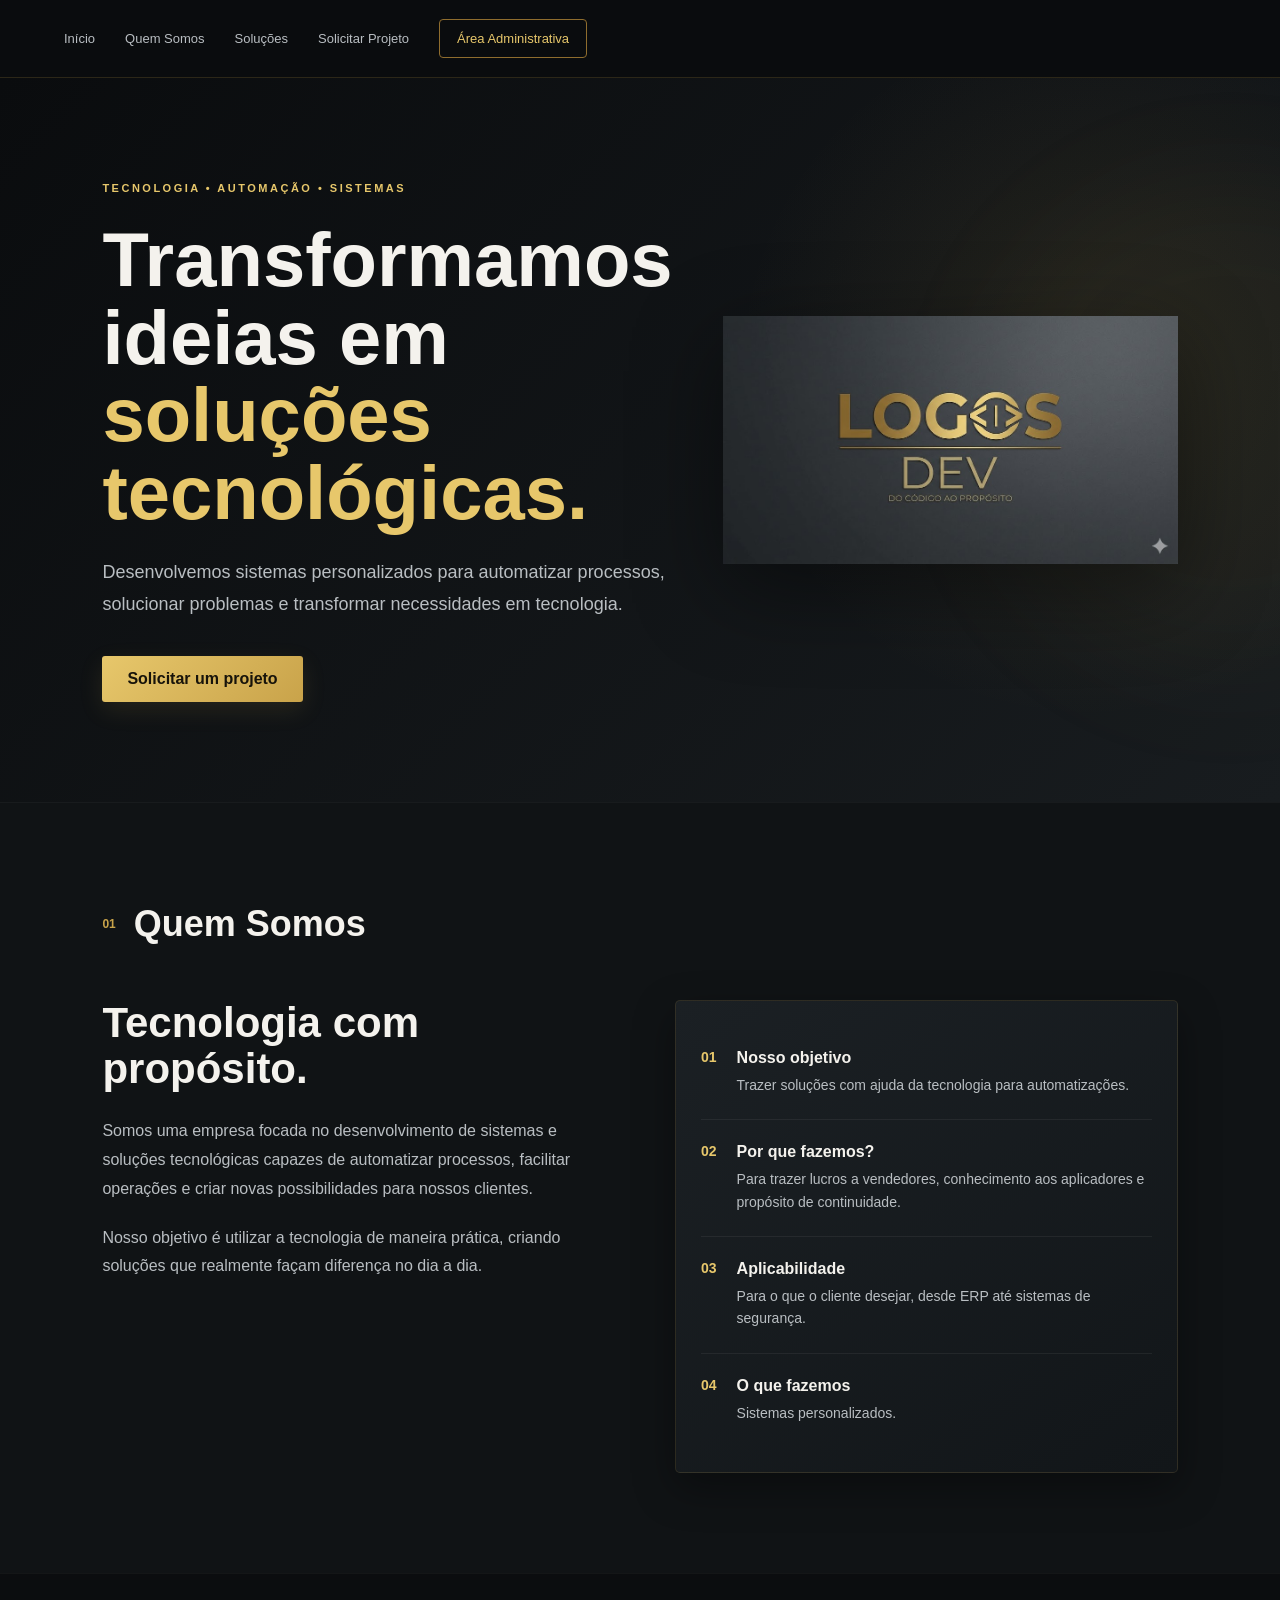
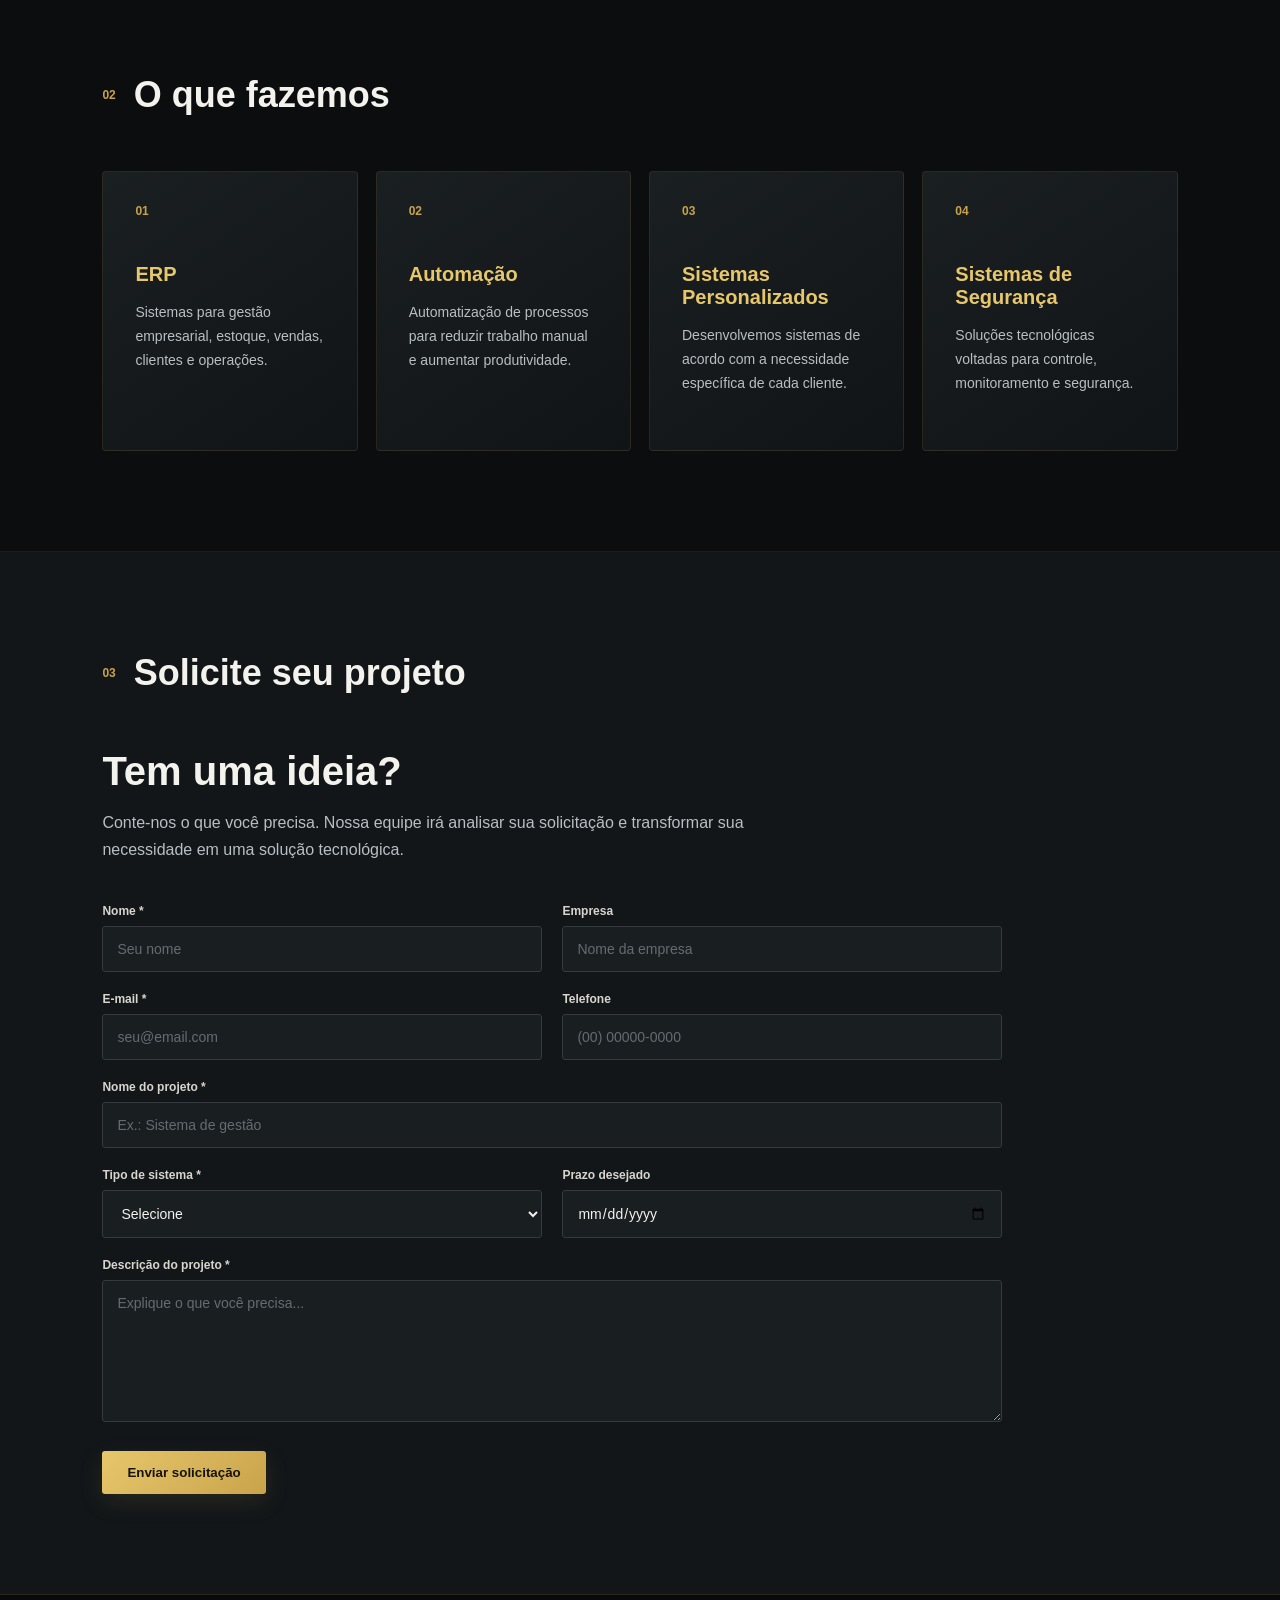
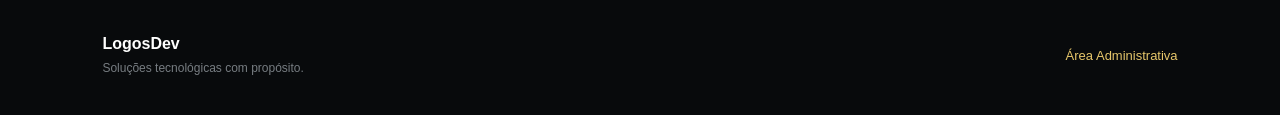
<file: index.html>
<!DOCTYPE html>
<html lang="pt-BR">

<head>
    <meta charset="UTF-8">
    <meta name="viewport" content="width=device-width, initial-scale=1.0">

    <title>LogosDev | Do código ao propósito</title>

    <link rel="stylesheet" href="style.css">

    <style>
        /* =====================================================
           LOGO NA ÁREA PRINCIPAL
        ====================================================== */

        .hero {
            position: relative;
            display: flex;
            align-items: center;
            justify-content: space-between;
            gap: 50px;
            overflow: hidden;
        }

        .hero-content {
            position: relative;
            z-index: 2;
            width: 55%;
        }

        .hero-logo {
            position: relative;
            z-index: 1;
            width: 45%;
            min-height: 420px;
            display: flex;
            align-items: center;
            justify-content: center;
            margin-left: auto;
        }

        .hero-logo img {
            display: block;
            width: min(2000px, 100%);
            max-width: 100%;
            height: auto;
            object-fit: contain;
            filter: drop-shadow(0 25px 45px rgba(0, 0, 0, 0.45));
            transition:
                transform 0.35s ease,
                filter 0.35s ease;
        }

        .hero-logo img:hover {
            transform: scale(1.03);
            filter: drop-shadow(0 28px 55px rgba(0, 0, 0, 0.55));
        }

        /* =====================================================
           RESPONSIVIDADE
        ====================================================== */

        @media (max-width: 900px) {

            .hero {
                flex-direction: column;
                justify-content: center;
                align-items: flex-start;
                gap: 20px;
                padding-top: 60px;
                padding-bottom: 60px;
            }

            .hero-content {
                width: 100%;
            }

            .hero-logo {
                width: 100%;
                min-height: auto;
                margin: 20px 0 0;
                justify-content: center;
            }

            .hero-logo img {
                width: min(340px, 75%);
            }
        }

        @media (max-width: 600px) {

            .hero-logo img {
                width: min(280px, 70%);
            }
        }
    </style>
</head>

<body>

    <!-- =====================================================
         CABEÇALHO
    ====================================================== -->

    <header class="header">

        <nav>

            <a href="#inicio">
                Início
            </a>

            <a href="#empresa">
                Quem Somos
            </a>

            <a href="#solucoes">
                Soluções
            </a>

            <a href="#projeto">
                Solicitar Projeto
            </a>

            <a
                href="admin.html"
                class="admin-link"
            >
                Área Administrativa
            </a>

        </nav>

    </header>


    <main>

        <!-- =====================================================
             HERO
        ====================================================== -->

        <section
            id="inicio"
            class="hero"
        >

            <div class="hero-content">

                <span class="tag">
                    TECNOLOGIA • AUTOMAÇÃO • SISTEMAS
                </span>

                <h1>

                    Transformamos ideias em

                    <span>
                        soluções tecnológicas.
                    </span>

                </h1>

                <p>

                    Desenvolvemos sistemas personalizados
                    para automatizar processos, solucionar
                    problemas e transformar necessidades
                    em tecnologia.

                </p>

                <a
                    href="#projeto"
                    class="btn"
                >
                    Solicitar um projeto
                </a>

            </div>


            <!-- =================================================
                 LOGO DO LADO DIREITO DO HERO
            ================================================== -->

            <div class="hero-logo">

                <img
                    src="logosdev_logo.jpg"
                    alt="LOGOS DEV"
                >

            </div>

        </section>


        <!-- =====================================================
             QUEM SOMOS
        ====================================================== -->

        <section
            id="empresa"
            class="section"
        >

            <div class="section-title">

                <span>
                    01
                </span>

                <h2>
                    Quem Somos
                </h2>

            </div>


            <div class="about-grid">

                <div class="about-text">

                    <h3>
                        Tecnologia com propósito.
                    </h3>

                    <p>

                        Somos uma empresa focada no
                        desenvolvimento de sistemas e
                        soluções tecnológicas capazes de
                        automatizar processos, facilitar
                        operações e criar novas possibilidades
                        para nossos clientes.

                    </p>


                    <p>

                        Nosso objetivo é utilizar a tecnologia
                        de maneira prática, criando soluções
                        que realmente façam diferença no
                        dia a dia.

                    </p>

                </div>


                <div class="mission-card">

                    <div class="mission-item">

                        <strong>
                            01
                        </strong>

                        <div>

                            <h4>
                                Nosso objetivo
                            </h4>

                            <p>

                                Trazer soluções com ajuda
                                da tecnologia para
                                automatizações.

                            </p>

                        </div>

                    </div>


                    <div class="mission-item">

                        <strong>
                            02
                        </strong>

                        <div>

                            <h4>
                                Por que fazemos?
                            </h4>

                            <p>

                                Para trazer lucros a
                                vendedores, conhecimento
                                aos aplicadores e propósito
                                de continuidade.

                            </p>

                        </div>

                    </div>


                    <div class="mission-item">

                        <strong>
                            03
                        </strong>

                        <div>

                            <h4>
                                Aplicabilidade
                            </h4>

                            <p>

                                Para o que o cliente desejar,
                                desde ERP até sistemas
                                de segurança.

                            </p>

                        </div>

                    </div>


                    <div class="mission-item">

                        <strong>
                            04
                        </strong>

                        <div>

                            <h4>
                                O que fazemos
                            </h4>

                            <p>
                                Sistemas personalizados.
                            </p>

                        </div>

                    </div>

                </div>

            </div>

        </section>


        <!-- =====================================================
             SOLUÇÕES
        ====================================================== -->

        <section
            id="solucoes"
            class="section dark-section"
        >

            <div class="section-title">

                <span>
                    02
                </span>

                <h2>
                    O que fazemos
                </h2>

            </div>


            <div class="services-grid">

                <div class="service-card">

                    <div class="service-number">
                        01
                    </div>

                    <h3>
                        ERP
                    </h3>

                    <p>

                        Sistemas para gestão empresarial,
                        estoque, vendas, clientes e
                        operações.

                    </p>

                </div>


                <div class="service-card">

                    <div class="service-number">
                        02
                    </div>

                    <h3>
                        Automação
                    </h3>

                    <p>

                        Automatização de processos para
                        reduzir trabalho manual e aumentar
                        produtividade.

                    </p>

                </div>


                <div class="service-card">

                    <div class="service-number">
                        03
                    </div>

                    <h3>
                        Sistemas Personalizados
                    </h3>

                    <p>

                        Desenvolvemos sistemas de acordo
                        com a necessidade específica de
                        cada cliente.

                    </p>

                </div>


                <div class="service-card">

                    <div class="service-number">
                        04
                    </div>

                    <h3>
                        Sistemas de Segurança
                    </h3>

                    <p>

                        Soluções tecnológicas voltadas
                        para controle, monitoramento
                        e segurança.

                    </p>

                </div>

            </div>

        </section>


        <!-- =====================================================
             FORMULÁRIO DE PROJETO
        ====================================================== -->

        <section
            id="projeto"
            class="section project-section"
        >

            <div class="section-title">

                <span>
                    03
                </span>

                <h2>
                    Solicite seu projeto
                </h2>

            </div>


            <div class="project-intro">

                <h3>
                    Tem uma ideia?
                </h3>

                <p>

                    Conte-nos o que você precisa.
                    Nossa equipe irá analisar sua
                    solicitação e transformar sua
                    necessidade em uma solução
                    tecnológica.

                </p>

            </div>


            <form
                id="projectForm"
                class="project-form"
            >

                <div class="form-row">

                    <div class="form-group">

                        <label for="clienteNome">
                            Nome *
                        </label>

                        <input
                            type="text"
                            id="clienteNome"
                            placeholder="Seu nome"
                            required
                        >

                    </div>


                    <div class="form-group">

                        <label for="clienteEmpresa">
                            Empresa
                        </label>

                        <input
                            type="text"
                            id="clienteEmpresa"
                            placeholder="Nome da empresa"
                        >

                    </div>

                </div>


                <div class="form-row">

                    <div class="form-group">

                        <label for="clienteEmail">
                            E-mail *
                        </label>

                        <input
                            type="email"
                            id="clienteEmail"
                            placeholder="seu@email.com"
                            required
                        >

                    </div>


                    <div class="form-group">

                        <label for="clienteTelefone">
                            Telefone
                        </label>

                        <input
                            type="text"
                            id="clienteTelefone"
                            placeholder="(00) 00000-0000"
                        >

                    </div>

                </div>


                <div class="form-group">

                    <label for="projetoNome">
                        Nome do projeto *
                    </label>

                    <input
                        type="text"
                        id="projetoNome"
                        placeholder="Ex.: Sistema de gestão"
                        required
                    >

                </div>


                <div class="form-row">

                    <div class="form-group">

                        <label for="projetoTipo">
                            Tipo de sistema *
                        </label>

                        <select
                            id="projetoTipo"
                            required
                        >

                            <option value="">
                                Selecione
                            </option>

                            <option value="ERP">
                                ERP
                            </option>

                            <option value="Automação">
                                Automação
                            </option>

                            <option value="Sistema Web">
                                Sistema Web
                            </option>

                            <option value="Sistema Desktop">
                                Sistema Desktop
                            </option>

                            <option value="Sistema de Segurança">
                                Sistema de Segurança
                            </option>

                            <option value="Aplicativo">
                                Aplicativo
                            </option>

                            <option value="Outro">
                                Outro
                            </option>

                        </select>

                    </div>


                    <div class="form-group">

                        <label for="prazoDesejado">
                            Prazo desejado
                        </label>

                        <input
                            type="date"
                            id="prazoDesejado"
                        >

                    </div>

                </div>


                <div class="form-group">

                    <label for="projetoDescricao">
                        Descrição do projeto *
                    </label>

                    <textarea
                        id="projetoDescricao"
                        rows="7"
                        placeholder="Explique o que você precisa..."
                        required
                    ></textarea>

                </div>


                <button
                    type="submit"
                    class="btn submit-btn"
                >
                    Enviar solicitação
                </button>

            </form>

        </section>

    </main>


    <!-- =====================================================
         RODAPÉ
    ====================================================== -->

    <footer>

        <div>

            <strong>
                LogosDev
            </strong>

            <p>
                Soluções tecnológicas com propósito.
            </p>

        </div>


        <div>

            <a href="admin.html">
                Área Administrativa
            </a>

        </div>

    </footer>


    <!-- =====================================================
         MODAL SUCESSO
    ====================================================== -->

    <div
        id="successModal"
        class="modal"
    >

        <div class="modal-box success-box">

            <button
                type="button"
                class="close-modal"
                onclick="fecharModal()"
            >
                ×
            </button>


            <div class="success-icon">
                ✓
            </div>


            <h2>
                Solicitação enviada!
            </h2>


            <p>

                O projeto foi salvo com sucesso
                e está disponível na Área
                Administrativa.

            </p>


            <button
                type="button"
                class="btn"
                onclick="fecharModal()"
            >
                Fechar
            </button>

        </div>

    </div>


    <script src="script.js"></script>
</body>

</html>
</file>
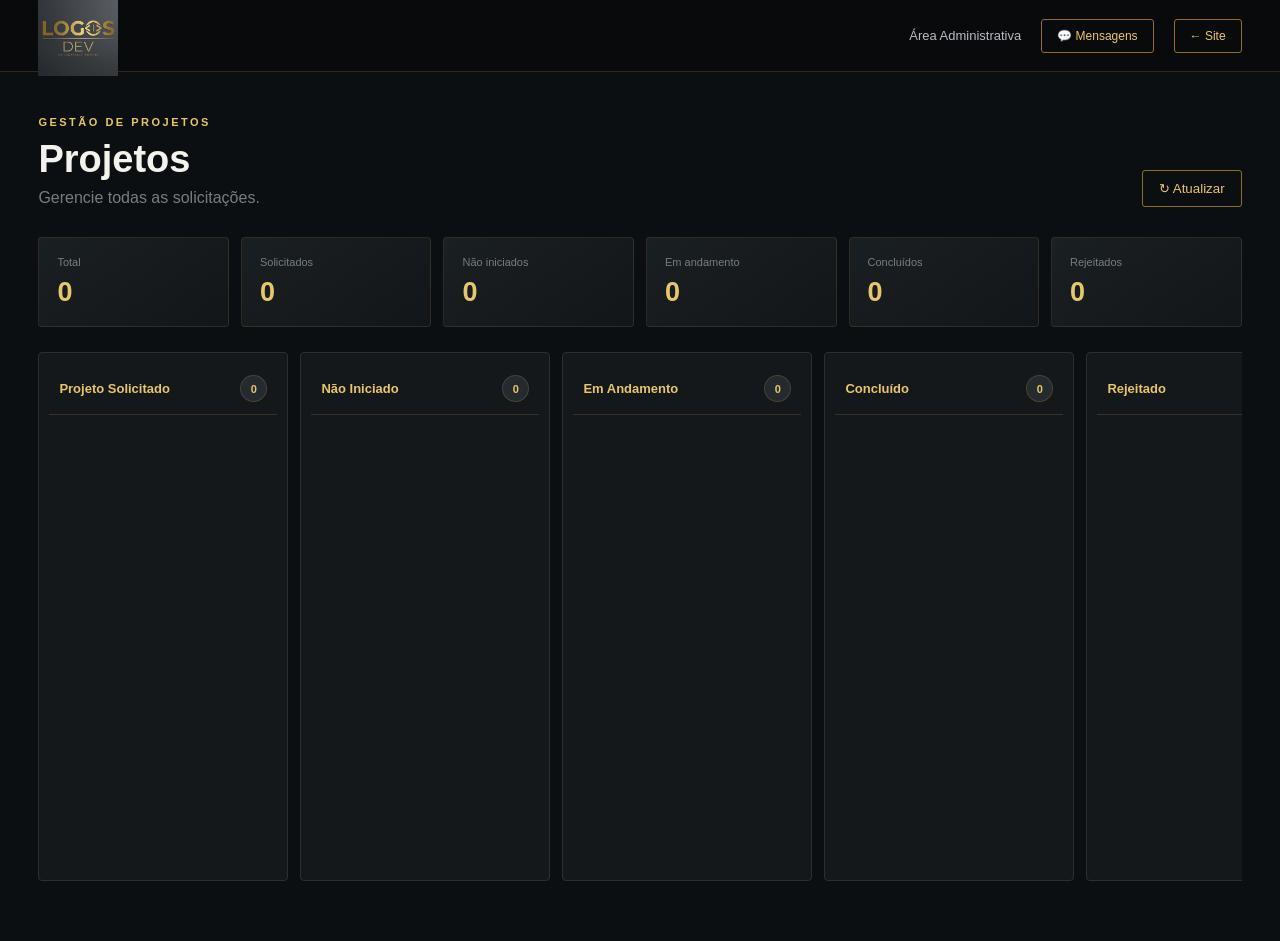
<file: admin.html>
<!DOCTYPE html>
<html lang="pt-BR">

<head>

    <meta charset="UTF-8">

    <meta
        name="viewport"
        content="width=device-width, initial-scale=1.0"
    >

    <title>
        Área Administrativa | Projetos
    </title>

    <link
        rel="stylesheet"
        href="style.css"
    >

    <style>
        .card-value {
            margin-top: 10px;
            font-size: 13px;
            opacity: .9;
        }

        .card-value strong {
            font-size: 14px;
        }

        #editValor:disabled {
            opacity: .55;
            cursor: not-allowed;
        }
    </style>

</head>


<body class="admin-body">


    <!-- =====================================================
         CABEÇALHO
    ====================================================== -->

    <header class="admin-header">

        <div class="logo-image">
    <img src="logosdev_logo.jpg" alt="LOGOS DEV">
</div>



        <div class="admin-actions">

            <span>
                Área Administrativa
            </span>

            <a
                href="LogosMessage_integrado.html"
                class="back-admin"
                title="Abrir LogosMessage"
            >
                💬 Mensagens
            </a>

            <a
                href="index.html"
                class="back-admin"
            >
                ← Site
            </a>

        </div>

    </header>


    <!-- =====================================================
         CONTEÚDO
    ====================================================== -->

    <main class="admin-content">


        <div class="admin-title">

            <div>

                <span class="tag">
                    GESTÃO DE PROJETOS
                </span>

                <h1>
                    Projetos
                </h1>

                <p>
                    Gerencie todas as solicitações.
                </p>

            </div>


            <button
                type="button"
                class="refresh-btn"
                onclick="renderKanban()"
            >
                ↻ Atualizar
            </button>

        </div>


        <!-- =====================================================
             ESTATÍSTICAS
        ====================================================== -->

        <div class="stats">

            <div class="stat-card">

                <span>
                    Total
                </span>

                <strong id="totalProjetos">
                    0
                </strong>

            </div>


            <div class="stat-card">

                <span>
                    Solicitados
                </span>

                <strong id="totalSolicitados">
                    0
                </strong>

            </div>


            <div class="stat-card">

                <span>
                    Não iniciados
                </span>

                <strong id="totalNaoIniciados">
                    0
                </strong>

            </div>


            <div class="stat-card">

                <span>
                    Em andamento
                </span>

                <strong id="totalAndamento">
                    0
                </strong>

            </div>


            <div class="stat-card">

                <span>
                    Concluídos
                </span>

                <strong id="totalConcluidos">
                    0
                </strong>

            </div>


            <div class="stat-card">

                <span>
                    Rejeitados
                </span>

                <strong id="totalRejeitados">
                    0
                </strong>

            </div>

        </div>


        <!-- =====================================================
             KANBAN
        ====================================================== -->

        <div class="kanban">


            <!-- PROJETO SOLICITADO -->

            <div
                class="kanban-column solicitado"
            >

                <div class="column-header">

                    <h2>
                        Projeto Solicitado
                    </h2>

                    <span id="count-solicitado">
                        0
                    </span>

                </div>


                <div
                    class="drop-zone"
                    id="solicitado"
                    ondragover="allowDrop(event)"
                    ondrop="drop(event)"
                ></div>

            </div>


            <!-- NÃO INICIADO -->

            <div
                class="kanban-column nao-iniciado"
            >

                <div class="column-header">

                    <h2>
                        Não Iniciado
                    </h2>

                    <span id="count-nao-iniciado">
                        0
                    </span>

                </div>


                <div
                    class="drop-zone"
                    id="nao-iniciado"
                    ondragover="allowDrop(event)"
                    ondrop="drop(event)"
                ></div>

            </div>


            <!-- ANDAMENTO -->

            <div
                class="kanban-column andamento"
            >

                <div class="column-header">

                    <h2>
                        Em Andamento
                    </h2>

                    <span id="count-andamento">
                        0
                    </span>

                </div>


                <div
                    class="drop-zone"
                    id="andamento"
                    ondragover="allowDrop(event)"
                    ondrop="drop(event)"
                ></div>

            </div>


            <!-- CONCLUÍDO -->

            <div
                class="kanban-column concluido"
            >

                <div class="column-header">

                    <h2>
                        Concluído
                    </h2>

                    <span id="count-concluido">
                        0
                    </span>

                </div>


                <div
                    class="drop-zone"
                    id="concluido"
                    ondragover="allowDrop(event)"
                    ondrop="drop(event)"
                ></div>

            </div>


            <!-- REJEITADO -->

            <div
                class="kanban-column rejeitado"
            >

                <div class="column-header">

                    <h2>
                        Rejeitado
                    </h2>

                    <span id="count-rejeitado">
                        0
                    </span>

                </div>


                <div
                    class="drop-zone"
                    id="rejeitado"
                    ondragover="allowDrop(event)"
                    ondrop="drop(event)"
                ></div>

            </div>


        </div>

    </main>


    <!-- =====================================================
         MODAL DE EDIÇÃO
    ====================================================== -->

    <div
        id="projectModal"
        class="modal"
    >

        <div class="modal-box project-modal">


            <button
                type="button"
                class="close-modal"
                onclick="fecharProjeto()"
            >
                ×
            </button>


            <div class="modal-header">

                <span class="tag">
                    PROJETO
                </span>

                <h2>
                    Editar projeto
                </h2>

            </div>


            <form id="editProjectForm">


                <input
                    type="hidden"
                    id="editId"
                >


                <div class="form-row">

                    <div class="form-group">

                        <label>
                            Nome do projeto
                        </label>

                        <input
                            type="text"
                            id="editNome"
                            required
                        >

                    </div>


                    <div class="form-group">

                        <label>
                            Tipo
                        </label>

                        <input
                            type="text"
                            id="editTipo"
                        >

                    </div>

                </div>


                <div class="form-row">

                    <div class="form-group">

                        <label>
                            Cliente
                        </label>

                        <input
                            type="text"
                            id="editCliente"
                        >

                    </div>


                    <div class="form-group">

                        <label>
                            Empresa
                        </label>

                        <input
                            type="text"
                            id="editEmpresa"
                        >

                    </div>

                </div>


                <div class="form-row">

                    <div class="form-group">

                        <label>
                            E-mail
                        </label>

                        <input
                            type="email"
                            id="editEmail"
                        >

                    </div>


                    <div class="form-group">

                        <label>
                            Telefone
                        </label>

                        <input
                            type="text"
                            id="editTelefone"
                        >

                    </div>

                </div>


                <div class="form-row">

                    <div class="form-group">

                        <label>
                            Data de início
                        </label>

                        <input
                            type="date"
                            id="editInicio"
                        >

                    </div>


                    <div class="form-group">

                        <label>
                            Prazo
                        </label>

                        <input
                            type="date"
                            id="editPrazo"
                        >

                    </div>

                </div>


                <div class="form-group">

                    <label>
                        GitHub
                    </label>

                    <input
                        type="url"
                        id="editGithub"
                        placeholder="https://github.com/..."
                    >

                </div>


                <div class="form-group">

                    <label>
                        Link do projeto
                    </label>

                    <input
                        type="url"
                        id="editLink"
                        placeholder="https://..."
                    >

                </div>


                <div class="form-group">

                    <label>
                        Status
                    </label>

                    <select id="editStatus">

                        <option value="solicitado">
                            Projeto Solicitado
                        </option>

                        <option value="nao-iniciado">
                            Não Iniciado
                        </option>

                        <option value="andamento">
                            Em Andamento
                        </option>

                        <option value="concluido">
                            Concluído
                        </option>

                        <option value="rejeitado">
                            Rejeitado
                        </option>

                    </select>

                </div>

                <div class="form-group">

                    <label for="editValor">
                        Valor do projeto
                    </label>

                    <input
                        type="number"
                        id="editValor"
                        min="0"
                        step="0.01"
                        placeholder="0,00"
                    >

                    <small
                        id="editValorHelp"
                        style="display:block;margin-top:6px;opacity:.7;"
                    >
                        O valor poderá ser definido após o projeto deixar a etapa "Projeto Solicitado".
                    </small>

                </div>


                <div class="form-group">

                    <label>
                        Descrição
                    </label>

                    <textarea
                        id="editDescricao"
                        rows="6"
                    ></textarea>

                </div>


                <div class="form-group">

                    <label>
                        Observações administrativas
                    </label>

                    <textarea
                        id="editObservacoes"
                        rows="4"
                        placeholder="Anotações internas..."
                    ></textarea>

                </div>


                <div class="modal-buttons">


                    <button
                        type="button"
                        class="delete-btn"
                        onclick="excluirProjeto()"
                    >
                        Excluir
                    </button>


                    <div>

                        <button
                            type="button"
                            class="cancel-btn"
                            onclick="fecharProjeto()"
                        >
                            Cancelar
                        </button>


                        <button
                            type="submit"
                            class="btn"
                        >
                            Salvar alterações
                        </button>

                    </div>

                </div>

            </form>

        </div>

    </div>


    <script src="script.js"></script>

    <!-- =====================================================
         INTEGRAÇÃO: ADMIN -> LOGOSMESSAGE
         O index.html salva o projeto na mesma chave usada pelo script.js: "projetosEmpresa".
         Quando o Admin detecta a solicitação salva pelo script.js, ela é colocada na fila
         "logosdev_project_notifications" para o LogosMessage.
         O LogosMessage então publica no canal Vendas.
    ====================================================== -->
    <script>
        (function () {
            const PROJECTS_KEY = "projetosEmpresa";
            const LOGOSMESSAGE_INBOX_KEY = "logosdev_project_notifications";
            const FORWARDED_KEY = "logosdev_project_forwarded_ids";
            const DEVELOPMENT_FORWARDED_KEY = "logosdev_project_development_forwarded_ids";

            function readArray(key) {
                try {
                    const value = JSON.parse(localStorage.getItem(key) || "[]");
                    return Array.isArray(value) ? value : [];
                } catch (e) {
                    return [];
                }
            }

            function saveArray(key, value) {
                localStorage.setItem(key, JSON.stringify(value));
            }

            function getProjectId(project) {
                if (!project) return null;
                return project.id || project.projectId || project.codigo || project.createdAt || null;
            }

            function encaminharProjetosParaLogosMessage(projectList) {
                if (!Array.isArray(projectList) || !projectList.length) return;

                const fila = readArray(LOGOSMESSAGE_INBOX_KEY);
                const encaminhados = readArray(FORWARDED_KEY);
                const encaminhadosSet = new Set(encaminhados.map(String));
                let filaAlterada = false;
                let idsAlterados = false;

                projectList.forEach(function (project) {
                    const projectId = getProjectId(project);
                    if (!projectId) return;

                    const id = String(projectId);

                    // Não encaminha novamente o mesmo projeto.
                    if (encaminhadosSet.has(id)) return;

                    // Também evita duplicar caso ele já esteja aguardando no Inbox.
                    const alreadyQueued = fila.some(function (item) {
                        return item && String(item.id || item.projectId || item.codigo || "") === id;
                    });

                    if (!alreadyQueued) {
                        fila.push({
                            ...project,
                            id: project.id || id,
                            origem: project.origem || "admin.html",
                            destinoCanal: "vendas",
                            enviadoPeloAdminEm: Date.now()
                        });
                        filaAlterada = true;
                    }

                    encaminhados.push(id);
                    encaminhadosSet.add(id);
                    idsAlterados = true;
                });

                if (filaAlterada) {
                    saveArray(LOGOSMESSAGE_INBOX_KEY, fila);
                }

                if (idsAlterados) {
                    // Mantém somente os últimos 1000 IDs para não crescer indefinidamente.
                    saveArray(FORWARDED_KEY, encaminhados.slice(-1000));
                }
            }

            function encaminharMudancasParaDesenvolvimento(projetosAnteriores, projetosAtuais) {
                if (!Array.isArray(projetosAtuais)) return;

                const fila = readArray(LOGOSMESSAGE_INBOX_KEY);
                const encaminhados = readArray(DEVELOPMENT_FORWARDED_KEY);
                const encaminhadosSet = new Set(encaminhados.map(String));
                const anterioresMap = new Map(
                    (Array.isArray(projetosAnteriores) ? projetosAnteriores : []).map(function (project) {
                        return [String(getProjectId(project) || ""), project];
                    })
                );

                let filaAlterada = false;
                let idsAlterados = false;

                projetosAtuais.forEach(function (project) {
                    const projectId = getProjectId(project);
                    if (!projectId || project.status !== "nao-iniciado") return;

                    const id = String(projectId);
                    const anterior = anterioresMap.get(id);
                    const statusAnterior = anterior ? anterior.status : null;

                    // Só dispara quando o projeto entra no status Não Iniciado.
                    if (statusAnterior === "nao-iniciado" || encaminhadosSet.has(id)) return;

                    const alreadyQueued = fila.some(function (item) {
                        return item && String(item.projectId || item.id || "") === id &&
                            String(item.destinoCanal || "").toLowerCase() === "desenvolvimento";
                    });

                    if (!alreadyQueued) {
                        fila.push({
                            ...project,
                            id: project.id || id,
                            projectId: id,
                            destinoCanal: "desenvolvimento",
                            origem: "admin.html",
                            enviadoPeloAdminEm: Date.now()
                        });
                        filaAlterada = true;
                    }

                    encaminhados.push(id);
                    encaminhadosSet.add(id);
                    idsAlterados = true;
                });

                if (filaAlterada) saveArray(LOGOSMESSAGE_INBOX_KEY, fila);
                if (idsAlterados) saveArray(DEVELOPMENT_FORWARDED_KEY, encaminhados.slice(-1000));
            }

            function sincronizarDoStorage(projetosJSON) {
                try {
                    const lista = JSON.parse(projetosJSON || "[]");
                    if (Array.isArray(lista)) {
                        encaminharProjetosParaLogosMessage(lista);
                    }
                } catch (e) {
                    console.error("Erro ao encaminhar projetos para o LogosMessage:", e);
                }
            }

            // Último estado conhecido. É usado para detectar mudanças
            // mesmo quando os arquivos são abertos diretamente pelo Windows.
            let ultimoEstadoProjetos = null;

            function lerProjetosDoStorage() {
                try {
                    const lista = JSON.parse(
                        localStorage.getItem(PROJECTS_KEY) || "[]"
                    );
                    return Array.isArray(lista) ? lista : [];
                } catch (e) {
                    return [];
                }
            }

            function sincronizarTudo() {
                const atuais = lerProjetosDoStorage();

                // Primeira leitura: envia os projetos existentes para Vendas,
                // mas não considera os projetos já existentes como uma
                // mudança de status para Desenvolvimento.
                if (ultimoEstadoProjetos === null) {
                    sincronizarDoStorage(JSON.stringify(atuais));
                    ultimoEstadoProjetos = JSON.parse(JSON.stringify(atuais));
                    return;
                }

                const anteriores = ultimoEstadoProjetos;

                if (JSON.stringify(atuais) === JSON.stringify(anteriores)) {
                    return;
                }

                // Este é exatamente o mesmo objeto salvo pelo script.js.
                // O Admin apenas encaminha esse projeto para o LogosMessage.
                sincronizarDoStorage(JSON.stringify(atuais));

                try {
                    encaminharMudancasParaDesenvolvimento(
                        anteriores,
                        atuais
                    );
                } catch (e) {
                    console.error(
                        "Erro ao encaminhar projeto para Desenvolvimento:",
                        e
                    );
                }

                ultimoEstadoProjetos =
                    JSON.parse(JSON.stringify(atuais));

                try {
                    if (typeof projetos !== "undefined") {
                        projetos = atuais;
                    }
                    if (typeof renderizar === "function") {
                        renderizar();
                    }
                    if (typeof renderKanban === "function") {
                        renderKanban();
                    }
                } catch (e) {
                    console.error("Erro ao atualizar o Kanban:", e);
                }
            }

            // Quando o storage event estiver disponível, reage imediatamente.
            window.addEventListener("storage", function (event) {
                if (event.key !== PROJECTS_KEY) return;

                let anteriores = [];
                let atuais = [];

                try {
                    anteriores = JSON.parse(event.oldValue || "[]");
                    atuais = JSON.parse(event.newValue || "[]");
                } catch (e) {
                    anteriores = [];
                    atuais = [];
                }

                if (!Array.isArray(atuais)) return;

                sincronizarDoStorage(JSON.stringify(atuais));

                try {
                    encaminharMudancasParaDesenvolvimento(
                        anteriores,
                        atuais
                    );
                } catch (e) {
                    console.error(
                        "Erro ao encaminhar projeto para Desenvolvimento:",
                        e
                    );
                }

                ultimoEstadoProjetos =
                    JSON.parse(JSON.stringify(atuais));

                try {
                    if (typeof projetos !== "undefined") {
                        projetos = atuais;
                    }
                    if (typeof renderizar === "function") {
                        renderizar();
                    }
                    if (typeof renderKanban === "function") {
                        renderKanban();
                    }
                } catch (e) {
                    console.error("Erro ao atualizar o Kanban:", e);
                }
            });

            // Inicializa e verifica periodicamente. O polling é importante
            // para arquivos abertos diretamente pelo Windows, onde o evento
            // storage pode ser inconsistente dependendo do navegador.
            window.addEventListener("load", function () {
                sincronizarTudo();

                setInterval(function () {
                    sincronizarTudo();
                }, 500);
            });
        })();
    </script>

</body>

</html>
</file>
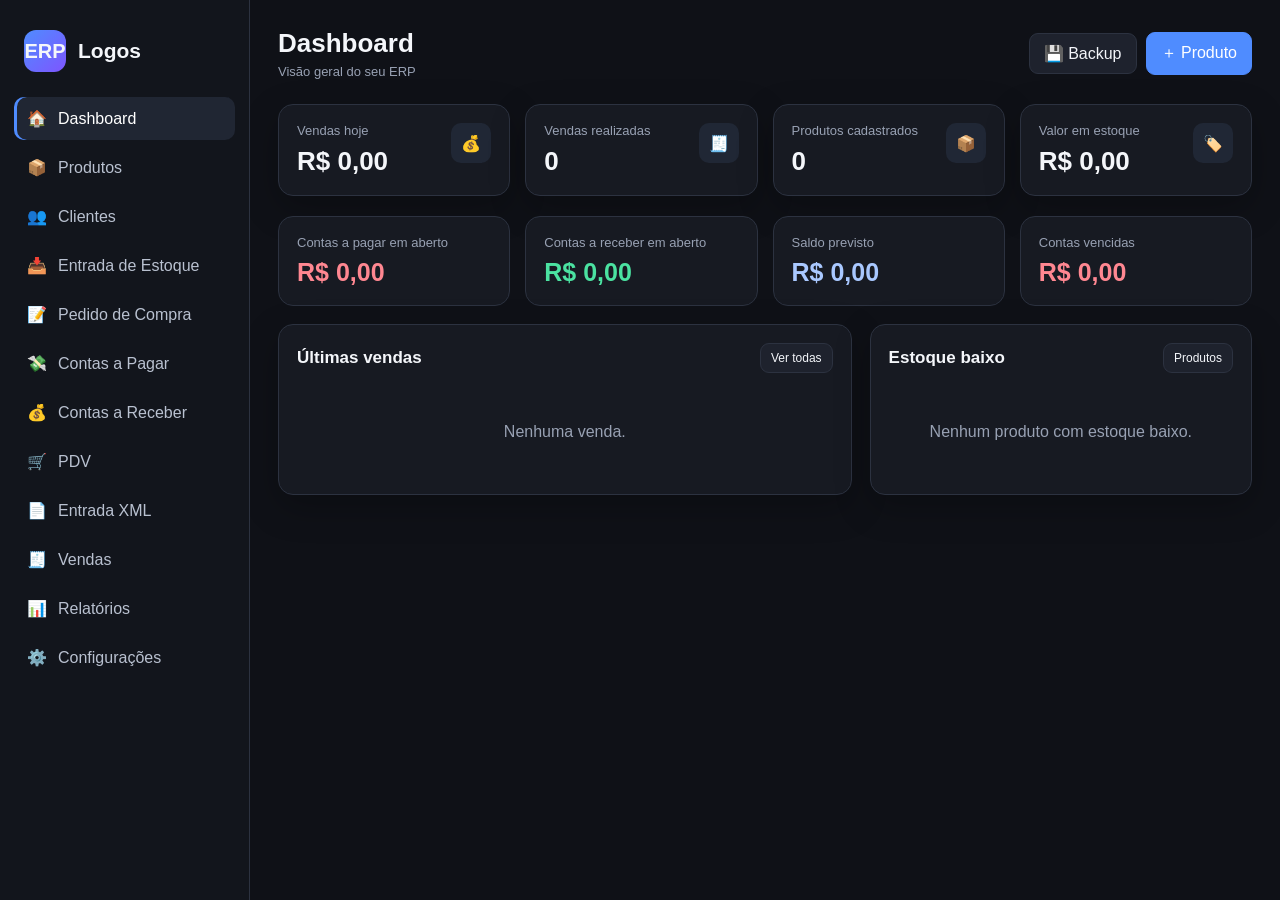
<file: ERP.html>
<!DOCTYPE html>
<html lang="pt-BR">
<head>
<meta charset="UTF-8">
<meta name="viewport" content="width=device-width, initial-scale=1.0">
<title>LogosERP</title>
<style>
:root{
  --bg:#0f1117;--panel:#171a22;--panel2:#1e222d;--border:#2c3240;
  --text:#f4f6fa;--muted:#98a1b3;--primary:#4f8cff;--primary2:#2f6fe4;
  --success:#25c281;--warning:#f4b740;--danger:#ef5b68;--shadow:0 12px 35px rgba(0,0,0,.25)
}
*{box-sizing:border-box}body{margin:0;font-family:Inter,Segoe UI,Arial,sans-serif;background:var(--bg);color:var(--text)}
button,input,select,textarea{font:inherit}button{cursor:pointer;border:0}
.app{display:flex;min-height:100vh}.sidebar{width:250px;height:100vh;background:#12151c;border-right:1px solid var(--border);padding:22px 14px;position:fixed;inset:0 auto 0 0;z-index:10;overflow-y:auto;overflow-x:hidden;scrollbar-width:thin;scrollbar-color:#3a4150 transparent}.sidebar::-webkit-scrollbar{width:7px}.sidebar::-webkit-scrollbar-track{background:transparent}.sidebar::-webkit-scrollbar-thumb{background:#3a4150;border-radius:10px}.sidebar::-webkit-scrollbar-thumb:hover{background:#4a5365}
.brand{display:flex;align-items:center;gap:12px;padding:8px 10px 25px;font-weight:800;font-size:21px}.brand-icon{width:42px;height:42px;border-radius:12px;background:linear-gradient(135deg,var(--primary),#7e55ff);display:grid;place-items:center;font-size:20px}
.nav{display:grid;gap:6px}.nav button{background:transparent;color:#b9c1d0;text-align:left;padding:12px 13px;border-radius:10px;display:flex;align-items:center;gap:11px;transition:.2s}.nav button:hover,.nav button.active{background:#202633;color:#fff}.nav button.active{box-shadow:inset 3px 0 var(--primary)}
.main{margin-left:250px;width:calc(100% - 250px);padding:28px;min-width:0}.topbar{display:flex;justify-content:space-between;align-items:center;margin-bottom:25px}.topbar h1{font-size:26px;margin:0}.subtitle{color:var(--muted);font-size:13px;margin-top:5px}
.actions{display:flex;gap:9px;align-items:center}.btn{padding:10px 14px;border-radius:9px;background:var(--panel2);color:var(--text);border:1px solid var(--border)}.btn:hover{filter:brightness(1.12)}.btn.primary{background:var(--primary);border-color:var(--primary);color:#fff}.btn.success{background:var(--success);color:#07170f}.btn.danger{background:rgba(239,91,104,.12);border-color:rgba(239,91,104,.35);color:#ff8791}.btn.small{padding:7px 10px;font-size:12px}
.page{display:none}.page.active{display:block}.cards{display:grid;grid-template-columns:repeat(4,minmax(0,1fr));gap:15px;margin-bottom:20px}.card{background:var(--panel);border:1px solid var(--border);border-radius:15px;padding:18px;box-shadow:var(--shadow)}.stat{display:flex;justify-content:space-between;gap:10px}.stat-label{color:var(--muted);font-size:13px}.stat-value{font-size:26px;font-weight:800;margin-top:8px}.stat-icon{width:40px;height:40px;border-radius:10px;background:#202735;display:grid;place-items:center}.grid2{display:grid;grid-template-columns:1.5fr 1fr;gap:18px}.section-title{display:flex;justify-content:space-between;align-items:center;margin-bottom:15px}.section-title h2{font-size:17px;margin:0}.table-wrap{overflow:auto}.table{width:100%;border-collapse:collapse}.table th,.table td{padding:12px 10px;border-bottom:1px solid var(--border);text-align:left;font-size:13px;white-space:nowrap}.table th{color:var(--muted);font-weight:600}.table tr:last-child td{border-bottom:0}.badge{display:inline-flex;padding:4px 8px;border-radius:20px;font-size:11px;font-weight:700}.badge.ok{background:rgba(37,194,129,.12);color:#4be2a1}.badge.low{background:rgba(244,183,64,.13);color:#ffc95d}.badge.out{background:rgba(239,91,104,.13);color:#ff808a}
.toolbar{display:flex;gap:10px;flex-wrap:wrap;margin-bottom:15px}.search{flex:1;min-width:220px}.field{display:grid;gap:6px}.field label{font-size:12px;color:var(--muted)}input,select,textarea{width:100%;background:#11141b;color:var(--text);border:1px solid var(--border);border-radius:9px;padding:10px 11px;outline:0}input:focus,select:focus,textarea:focus{border-color:var(--primary)}textarea{min-height:90px;resize:vertical}.form-grid{display:grid;grid-template-columns:repeat(2,minmax(0,1fr));gap:13px}.form-grid .full{grid-column:1/-1}.modal{position:fixed;inset:0;background:rgba(0,0,0,.65);display:none;align-items:center;justify-content:center;padding:20px;z-index:30}.modal.show{display:flex}.modal-box{background:var(--panel);border:1px solid var(--border);border-radius:16px;width:min(720px,100%);max-height:90vh;overflow:auto;box-shadow:var(--shadow)}.modal-head{display:flex;justify-content:space-between;align-items:center;padding:18px 20px;border-bottom:1px solid var(--border)}.modal-head h3{margin:0}.modal-body{padding:20px}.modal-foot{display:flex;justify-content:flex-end;gap:9px;padding:15px 20px;border-top:1px solid var(--border)}
.empty{text-align:center;padding:35px;color:var(--muted)}.money{font-variant-numeric:tabular-nums}.client-toolbar{display:flex;gap:10px;align-items:end}.client-toolbar .field{flex:1}.client-chip{display:flex;align-items:center;justify-content:space-between;gap:10px;background:#11141b;border:1px solid var(--border);border-radius:9px;padding:10px 12px;margin-top:8px}.client-chip small{color:var(--muted)}.product-grid{display:grid;grid-template-columns:repeat(auto-fill,minmax(220px,1fr));gap:14px}.product-card{background:var(--panel);border:1px solid var(--border);border-radius:14px;padding:15px}.product-card h3{font-size:15px;margin:0 0 5px}.product-meta{font-size:12px;color:var(--muted);margin-bottom:12px}.product-price{font-size:20px;font-weight:800}.product-stock{margin-top:10px;display:flex;justify-content:space-between;font-size:12px}.pos{display:grid;grid-template-columns:1.35fr .9fr;gap:18px}.cart-item{display:grid;grid-template-columns:1fr auto auto;gap:10px;align-items:center;padding:12px 0;border-bottom:1px solid var(--border)}.qty{display:flex;align-items:center;gap:6px}.qty button{width:28px;height:28px;border-radius:7px;background:var(--panel2);color:#fff}.totals{display:grid;gap:8px;margin-top:15px}.total-line{display:flex;justify-content:space-between;color:var(--muted)}.total-line.grand{font-size:22px;font-weight:800;color:#fff;padding-top:10px;border-top:1px solid var(--border)}.dropzone{border:1px dashed #475065;border-radius:12px;padding:30px;text-align:center;background:#11141b}.dropzone input{border:0;background:transparent;margin-top:15px}.notice{padding:11px 13px;border-radius:9px;background:rgba(79,140,255,.1);color:#a9c8ff;font-size:13px;margin-bottom:15px}.report-grid{display:grid;grid-template-columns:repeat(3,1fr);gap:15px}.report-big{font-size:30px;font-weight:800;margin-top:8px}
.financial-grid{display:grid;grid-template-columns:repeat(4,minmax(0,1fr));gap:15px;margin-bottom:18px}.financial-card{background:var(--panel);border:1px solid var(--border);border-radius:15px;padding:18px}.financial-card .label{color:var(--muted);font-size:13px}.financial-card .value{font-size:25px;font-weight:800;margin-top:8px}.financial-card.pay .value{color:#ff8791}.financial-card.receive .value{color:#4be2a1}.financial-card.balance .value{color:#a9c8ff}.finance-layout{display:grid;grid-template-columns:1.2fr .8fr;gap:18px}.status-filter{min-width:150px}.finance-form-actions{display:flex;justify-content:flex-end;gap:9px;grid-column:1/-1}.finance-kpi{display:flex;justify-content:space-between;align-items:center;padding:13px 0;border-bottom:1px solid var(--border)}.finance-kpi:last-child{border-bottom:0}.finance-kpi span{color:var(--muted)}.badge.finance-pending{background:rgba(244,183,64,.13);color:#ffc95d}.badge.finance-paid{background:rgba(37,194,129,.12);color:#4be2a1}.badge.finance-overdue{background:rgba(239,91,104,.13);color:#ff808a}.badge.finance-cancel{background:rgba(152,161,179,.12);color:#b8c0ce}
@media(max-width:1050px){.financial-grid{grid-template-columns:repeat(2,1fr)}.finance-layout{grid-template-columns:1fr}}
@media(max-width:750px){.financial-grid{grid-template-columns:1fr}}

@media(max-width:1050px){.cards{grid-template-columns:repeat(2,1fr)}.grid2,.pos{grid-template-columns:1fr}.report-grid{grid-template-columns:1fr 1fr}}
@media(max-width:750px){.sidebar{width:70px;padding:15px 8px}.brand span,.nav button span{display:none}.brand{justify-content:center;padding-bottom:20px}.nav button{justify-content:center}.main{margin-left:70px;width:calc(100% - 70px);padding:18px}.cards{grid-template-columns:1fr}.form-grid{grid-template-columns:1fr}.form-grid .full{grid-column:auto}.topbar{align-items:flex-start;gap:12px}.topbar .actions .btn:not(.primary){display:none}.report-grid{grid-template-columns:1fr}}
</style>
</head>
<body>
<div class="app">
<aside class="sidebar">
  <div class="brand"><div class="brand-icon">ERP</div><span>Logos</span></div>
  <nav class="nav">
    <button class="active" data-page="dashboard">🏠 <span>Dashboard</span></button>
    <button data-page="produtos">📦 <span>Produtos</span></button>
    <button data-page="clientes">👥 <span>Clientes</span></button>
    <button data-page="estoque">📥 <span>Entrada de Estoque</span></button>
    <button data-page="compras">📝 <span>Pedido de Compra</span></button>
    <button data-page="pagar">💸 <span>Contas a Pagar</span></button>
    <button data-page="receber">💰 <span>Contas a Receber</span></button>
    <button data-page="pdv">🛒 <span>PDV</span></button>
    <button data-page="xml">📄 <span>Entrada XML</span></button>
    <button data-page="vendas">🧾 <span>Vendas</span></button>
    <button data-page="relatorios">📊 <span>Relatórios</span></button>
    <button data-page="config">⚙️ <span>Configurações</span></button>
  </nav>
</aside>

<main class="main">
<header class="topbar">
  <div><h1 id="pageTitle">Dashboard</h1><div class="subtitle" id="pageSubtitle">Visão geral do seu ERP</div></div>
  <div class="actions"><button class="btn" onclick="backup()">💾 Backup</button><button class="btn primary" onclick="novoProduto()">＋ Produto</button></div>
</header>

<section id="dashboard" class="page active">
  <div class="cards">
    <div class="card stat"><div><div class="stat-label">Vendas hoje</div><div class="stat-value money" id="dashVendas">R$ 0,00</div></div><div class="stat-icon">💰</div></div>
    <div class="card stat"><div><div class="stat-label">Vendas realizadas</div><div class="stat-value" id="dashQtdVendas">0</div></div><div class="stat-icon">🧾</div></div>
    <div class="card stat"><div><div class="stat-label">Produtos cadastrados</div><div class="stat-value" id="dashProdutos">0</div></div><div class="stat-icon">📦</div></div>
    <div class="card stat"><div><div class="stat-label">Valor em estoque</div><div class="stat-value money" id="dashEstoque">R$ 0,00</div></div><div class="stat-icon">🏷️</div></div>
  </div>
  <div class="financial-grid">
    <div class="financial-card pay"><div class="label">Contas a pagar em aberto</div><div class="value money" id="dashPagar">R$ 0,00</div></div>
    <div class="financial-card receive"><div class="label">Contas a receber em aberto</div><div class="value money" id="dashReceber">R$ 0,00</div></div>
    <div class="financial-card balance"><div class="label">Saldo previsto</div><div class="value money" id="dashSaldo">R$ 0,00</div></div>
    <div class="financial-card pay"><div class="label">Contas vencidas</div><div class="value money" id="dashVencidas">R$ 0,00</div></div>
  </div>
  <div class="grid2">
    <div class="card"><div class="section-title"><h2>Últimas vendas</h2><button class="btn small" onclick="go('vendas')">Ver todas</button></div><div id="dashUltimas"></div></div>
    <div class="card"><div class="section-title"><h2>Estoque baixo</h2><button class="btn small" onclick="go('produtos')">Produtos</button></div><div id="dashBaixo"></div></div>
  </div>
</section>

<section id="produtos" class="page">
  <div class="card">
    <div class="toolbar"><input class="search" id="produtoBusca" placeholder="🔎 Buscar por nome, código ou categoria..." oninput="renderProdutos()"><select id="produtoFiltro" onchange="renderProdutos()"><option value="">Todas as categorias</option></select><button class="btn primary" onclick="novoProduto()">＋ Novo produto</button></div>
    <div class="table-wrap"><table class="table"><thead><tr><th>Código</th><th>Produto</th><th>Categoria</th><th>Custo</th><th>Venda</th><th>Estoque</th><th>Status</th><th>Ações</th></tr></thead><tbody id="produtosTabela"></tbody></table></div>
  </div>
</section>

<section id="clientes" class="page">
  <div class="card">
    <div class="toolbar">
      <input class="search" id="clienteBusca" placeholder="🔎 Buscar por nome, telefone ou CPF/CNPJ..." oninput="renderClientes()">
      <button class="btn primary" onclick="novoCliente()">＋ Novo cliente</button>
    </div>
    <div class="table-wrap"><table class="table"><thead><tr><th>Nome</th><th>Telefone</th><th>CPF/CNPJ</th><th>Compras</th><th>Total comprado</th><th>Ações</th></tr></thead><tbody id="clientesTabela"></tbody></table></div>
  </div>
</section>

<section id="estoque" class="page">
  <div class="card">
    <div class="section-title"><h2>Entrada de estoque</h2></div>
    <form id="entradaForm" class="form-grid">
      <div class="field"><label>Produto</label><select id="entradaProduto" required></select></div>
      <div class="field"><label>Quantidade</label><input id="entradaQtd" type="number" min="1" step="1" required></div>
      <div class="field"><label>Custo unitário</label><input id="entradaCusto" type="number" min="0" step="0.01" required></div>
      <div class="field"><label>Fornecedor</label><input id="entradaFornecedor" placeholder="Nome do fornecedor"></div>
      <div class="field"><label>Número da nota</label><input id="entradaNota" placeholder="NF / documento"></div>
      <div class="field"><label>Data</label><input id="entradaData" type="date" required></div>
      <div class="full actions"><button class="btn primary" type="submit">Registrar entrada</button></div>
    </form>
  </div>
  <div class="card" style="margin-top:18px"><div class="section-title"><h2>Histórico de entradas</h2></div><div class="table-wrap"><table class="table"><thead><tr><th>Data</th><th>Produto</th><th>Qtd.</th><th>Custo</th><th>Fornecedor</th><th>Nota</th></tr></thead><tbody id="entradasTabela"></tbody></table></div></div>
</section>

<section id="compras" class="page">
  <div class="card">
    <div class="section-title"><h2>Novo pedido de compra</h2><button class="btn primary" onclick="novoPedidoCompra()">＋ Novo pedido</button></div>
    <div class="notice">Use este módulo para solicitar mercadorias. Você pode escolher um produto já cadastrado ou criar um novo produto diretamente no pedido. O pedido não altera o estoque até ser recebido.</div>
    <div class="form-grid">
      <div class="field"><label>Fornecedor</label><select id="compraFornecedor" onchange="toggleNovoFornecedor()"></select></div>
      <div class="field" id="novoFornecedorWrap" style="display:none"><label>Novo fornecedor</label><input id="compraNovoFornecedor" placeholder="Nome do fornecedor"></div>
      <div class="field"><label>Data do pedido</label><input id="compraData" type="date"></div>
      <div class="field"><label>Observação</label><input id="compraObs" placeholder="Ex.: reposição de estoque"></div>
    </div>
    <hr style="border:0;border-top:1px solid var(--border);margin:22px 0">
    <div class="section-title"><h2>Itens do pedido</h2></div>
    <div class="form-grid">
      <div class="field"><label>Produto</label><select id="compraProduto" onchange="trocarProdutoCompra()"></select></div>
      <div class="field" id="produtoNovoWrap" style="display:none"><label>Nome do novo produto</label><input id="compraNovoProduto" placeholder="Nome da mercadoria"></div>
      <div class="field"><label>Quantidade</label><input id="compraQtd" type="number" min="1" step="1" value="1"></div>
      <div class="field"><label>Valor unitário</label><input id="compraValor" type="number" min="0" step="0.01" value="0"></div>
      <div class="full actions"><button class="btn" onclick="adicionarItemCompra()">＋ Adicionar item</button></div>
    </div>
    <div id="compraItens" style="margin-top:18px"></div>
    <div class="totals" style="max-width:420px;margin-left:auto"><div class="total-line grand"><span>Total do pedido</span><span id="compraTotal">R$ 0,00</span></div><button class="btn success" onclick="salvarPedidoCompra()">✓ Solicitar pedido de compra</button></div>
  </div>
  <div class="card" style="margin-top:18px"><div class="section-title"><h2>Pedidos de compra</h2></div><div class="table-wrap"><table class="table"><thead><tr><th>Nº</th><th>Data</th><th>Fornecedor</th><th>Itens</th><th>Total</th><th>Status</th><th>Ações</th></tr></thead><tbody id="comprasTabela"></tbody></table></div></div>
</section>

<section id="pdv" class="page">
  <div class="pos">
    <div class="card">
      <div class="section-title"><h2>Produtos</h2></div>
      <div class="client-toolbar" style="margin-bottom:14px">
        <div class="field"><label>Cliente da venda</label><select id="pdvCliente" onchange="renderClienteSelecionado()"></select></div>
        <button class="btn" onclick="novoCliente('pdv')">＋ Cliente</button>
      </div>
      <div id="pdvClienteSelecionado"></div>
      <input id="pdvBusca" placeholder="🔎 Buscar produto ou código..." oninput="renderPDVProdutos()">
      <div class="product-grid" id="pdvProdutos" style="margin-top:14px"></div>
    </div>
    <div class="card">
      <div class="section-title"><h2>Carrinho</h2><button class="btn small danger" onclick="limparCarrinho()">Limpar</button></div>
      <div id="carrinho"></div>
      <div class="totals"><div class="total-line"><span>Subtotal</span><strong id="cartSubtotal">R$ 0,00</strong></div><div class="field"><label>Desconto</label><input id="cartDesconto" type="number" min="0" step="0.01" value="0" oninput="renderCarrinho()"></div><div class="field"><label>Forma de pagamento</label><select id="cartPagamento"><option>PIX</option><option>Dinheiro</option><option>Débito</option><option>Crédito</option></select></div><div class="total-line grand"><span>Total</span><span id="cartTotal">R$ 0,00</span></div><button class="btn success" onclick="finalizarVenda()">✓ Finalizar venda</button></div>
    </div>
  </div>
</section>

<section id="xml" class="page">
  <div class="card">
    <div class="section-title"><h2>Entrada de XML</h2></div>
    <div class="notice">O arquivo XML é processado localmente no navegador. O sistema tenta identificar produtos, quantidades, valores, EAN e fornecedor. Antes de efetivar a entrada, confira os itens.</div>
    <div class="dropzone">📄<br><strong>Selecione um XML de NF-e</strong><br><small style="color:var(--muted)">Nada é enviado para servidor externo.</small><br><input type="file" id="xmlFile" accept=".xml,text/xml" onchange="lerXML(event)"></div>
    <div id="xmlResultado" style="margin-top:18px"></div>
  </div>
</section>

<section id="vendas" class="page">
  <div class="card">
    <div class="toolbar"><input class="search" id="vendaBusca" placeholder="🔎 Buscar por número ou pagamento..." oninput="renderVendas()"><input id="vendaData" type="date" onchange="renderVendas()"></div>
    <div class="table-wrap"><table class="table"><thead><tr><th>Nº</th><th>Data</th><th>Itens</th><th>Pagamento</th><th>Desconto</th><th>Total</th><th></th></tr></thead><tbody id="vendasTabela"></tbody></table></div>
  </div>
</section>


<section id="pagar" class="page">
  <div class="financial-grid">
    <div class="financial-card pay"><div class="label">Em aberto</div><div class="value money" id="pagarAberto">R$ 0,00</div></div>
    <div class="financial-card pay"><div class="label">Vencido</div><div class="value money" id="pagarVencido">R$ 0,00</div></div>
    <div class="financial-card receive"><div class="label">Pago no período</div><div class="value money" id="pagarPago">R$ 0,00</div></div>
    <div class="financial-card balance"><div class="label">Quantidade em aberto</div><div class="value" id="pagarQtd">0</div></div>
  </div>
  <div class="finance-layout">
    <div class="card">
      <div class="section-title"><h2>Nova conta a pagar</h2></div>
      <form id="pagarForm" class="form-grid">
        <div class="field"><label>Descrição</label><input id="pagarDescricao" required placeholder="Ex.: Compra de mercadorias"></div>
        <div class="field"><label>Fornecedor / favorecido</label><input id="pagarFornecedor" placeholder="Fornecedor, aluguel, serviço..." required></div>
        <div class="field"><label>Valor</label><input id="pagarValor" type="number" min="0.01" step="0.01" required></div>
        <div class="field"><label>Vencimento</label><input id="pagarVencimento" type="date" required></div>
        <div class="field"><label>Categoria</label><select id="pagarCategoria"><option>Mercadorias</option><option>Despesas fixas</option><option>Serviços</option><option>Impostos</option><option>Aluguel</option><option>Outros</option></select></div>
        <div class="field"><label>Forma prevista</label><select id="pagarForma"><option>PIX</option><option>Dinheiro</option><option>Débito</option><option>Crédito</option><option>Boleto</option><option>Transferência</option></select></div>
        <div class="field"><label>Observação</label><input id="pagarObs" placeholder="Opcional"></div>
        <div class="finance-form-actions"><button class="btn" type="reset">Limpar</button><button class="btn primary" type="submit">＋ Cadastrar conta</button></div>
      </form>
    </div>
    <div class="card"><div class="section-title"><h2>Resumo</h2></div><div class="finance-kpi"><span>Próximos 7 dias</span><strong id="pagar7dias">R$ 0,00</strong></div><div class="finance-kpi"><span>Este mês</span><strong id="pagarMes">R$ 0,00</strong></div><div class="finance-kpi"><span>Maior conta em aberto</span><strong id="pagarMaior">R$ 0,00</strong></div></div>
  </div>
  <div class="card" style="margin-top:18px"><div class="section-title"><h2>Contas a pagar</h2></div><div class="toolbar"><input class="search" id="pagarBusca" placeholder="🔎 Buscar descrição ou fornecedor..." oninput="renderPagar()"><select class="status-filter" id="pagarFiltro" onchange="renderPagar()"><option value="">Todos os status</option><option value="Pendente">Pendentes</option><option value="Pago">Pagas</option><option value="Vencido">Vencidas</option><option value="Cancelado">Canceladas</option></select></div><div class="table-wrap"><table class="table"><thead><tr><th>Descrição</th><th>Fornecedor</th><th>Vencimento</th><th>Categoria</th><th>Valor</th><th>Status</th><th>Ações</th></tr></thead><tbody id="pagarTabela"></tbody></table></div></div>
</section>

<section id="receber" class="page">
  <div class="financial-grid">
    <div class="financial-card receive"><div class="label">Em aberto</div><div class="value money" id="receberAberto">R$ 0,00</div></div>
    <div class="financial-card receive"><div class="label">Vencido</div><div class="value money" id="receberVencido">R$ 0,00</div></div>
    <div class="financial-card receive"><div class="label">Recebido no período</div><div class="value money" id="receberPago">R$ 0,00</div></div>
    <div class="financial-card balance"><div class="label">Quantidade em aberto</div><div class="value" id="receberQtd">0</div></div>
  </div>
  <div class="finance-layout">
    <div class="card">
      <div class="section-title"><h2>Nova conta a receber</h2></div>
      <form id="receberForm" class="form-grid">
        <div class="field"><label>Descrição</label><input id="receberDescricao" required placeholder="Ex.: Venda parcelada"></div>
        <div class="field"><label>Cliente / pagador</label><input id="receberCliente" placeholder="Nome do cliente" required></div>
        <div class="field"><label>Valor</label><input id="receberValor" type="number" min="0.01" step="0.01" required></div>
        <div class="field"><label>Vencimento</label><input id="receberVencimento" type="date" required></div>
        <div class="field"><label>Categoria</label><select id="receberCategoria"><option>Vendas</option><option>Serviços</option><option>Outros</option></select></div>
        <div class="field"><label>Forma prevista</label><select id="receberForma"><option>PIX</option><option>Dinheiro</option><option>Débito</option><option>Crédito</option><option>Boleto</option><option>Transferência</option></select></div>
        <div class="field"><label>Observação</label><input id="receberObs" placeholder="Opcional"></div>
        <div class="finance-form-actions"><button class="btn" type="reset">Limpar</button><button class="btn primary" type="submit">＋ Cadastrar conta</button></div>
      </form>
    </div>
    <div class="card"><div class="section-title"><h2>Resumo</h2></div><div class="finance-kpi"><span>Próximos 7 dias</span><strong id="receber7dias">R$ 0,00</strong></div><div class="finance-kpi"><span>Este mês</span><strong id="receberMes">R$ 0,00</strong></div><div class="finance-kpi"><span>Maior conta em aberto</span><strong id="receberMaior">R$ 0,00</strong></div></div>
  </div>
  <div class="card" style="margin-top:18px"><div class="section-title"><h2>Contas a receber</h2></div><div class="toolbar"><input class="search" id="receberBusca" placeholder="🔎 Buscar descrição ou cliente..." oninput="renderReceber()"><select class="status-filter" id="receberFiltro" onchange="renderReceber()"><option value="">Todos os status</option><option value="Pendente">Pendentes</option><option value="Recebido">Recebidas</option><option value="Vencido">Vencidas</option><option value="Cancelado">Canceladas</option></select></div><div class="table-wrap"><table class="table"><thead><tr><th>Descrição</th><th>Cliente</th><th>Vencimento</th><th>Categoria</th><th>Valor</th><th>Status</th><th>Ações</th></tr></thead><tbody id="receberTabela"></tbody></table></div></div>
</section>

<section id="relatorios" class="page">
  <div class="report-grid">
    <div class="card"><div class="stat-label">Faturamento total</div><div class="report-big money" id="repFaturamento">R$ 0,00</div></div>
    <div class="card"><div class="stat-label">Ticket médio</div><div class="report-big money" id="repTicket">R$ 0,00</div></div>
    <div class="card"><div class="stat-label">Custo estimado vendido</div><div class="report-big money" id="repCusto">R$ 0,00</div></div>
  </div>
  <div class="card" style="margin-top:18px"><div class="section-title"><h2>Produtos mais vendidos</h2></div><div class="table-wrap"><table class="table"><thead><tr><th>Produto</th><th>Quantidade</th><th>Faturamento</th></tr></thead><tbody id="maisVendidos"></tbody></table></div></div>
</section>

<section id="config" class="page">
  <div class="card">
    <div class="section-title"><h2>Configurações e dados</h2></div>
    <div class="form-grid">
      <div class="field"><label>Nome da empresa</label><input id="cfgEmpresa"></div>
      <div class="field"><label>Moeda</label><input value="BRL (R$)" disabled></div>
      <div class="full"><button class="btn primary" onclick="salvarConfig()">Salvar configurações</button></div>
    </div>
    <hr style="border:0;border-top:1px solid var(--border);margin:25px 0">
    <div class="section-title"><h2>Backup / restauração</h2></div>
    <div class="actions"><button class="btn" onclick="backup()">⬇ Exportar backup</button><label class="btn">⬆ Restaurar backup <input id="restoreFile" type="file" accept=".json" hidden onchange="restaurar(event)"></label><button class="btn danger" onclick="limparDados()">⚠ Apagar todos os dados</button></div>
  </div>
</section>
</main>
</div>

<div class="modal" id="produtoModal">
<div class="modal-box"><div class="modal-head"><h3 id="produtoModalTitulo">Novo produto</h3><button class="btn small" onclick="fecharModal()">✕</button></div>
<form id="produtoForm"><div class="modal-body"><input type="hidden" id="produtoId"><div class="form-grid">
<div class="field"><label>Código / SKU</label><input id="pCodigo" required></div><div class="field"><label>EAN</label><input id="pEan"></div>
<div class="field full"><label>Nome do produto</label><input id="pNome" required></div>
<div class="field"><label>Categoria</label><input id="pCategoria"></div><div class="field"><label>Unidade</label><select id="pUnidade"><option>UN</option><option>KG</option><option>LT</option><option>MT</option><option>CX</option></select></div>
<div class="field"><label>Preço de custo</label><input id="pCusto" type="number" min="0" step="0.01" required></div><div class="field"><label>Preço de venda</label><input id="pVenda" type="number" min="0" step="0.01" required></div>
<div class="field"><label>Estoque inicial</label><input id="pEstoque" type="number" min="0" step="1" value="0"></div><div class="field"><label>Estoque mínimo</label><input id="pMinimo" type="number" min="0" step="1" value="1"></div>
<div class="field full"><label>Fornecedor</label><input id="pFornecedor"></div>
</div></div><div class="modal-foot"><button type="button" class="btn" onclick="fecharModal()">Cancelar</button><button class="btn primary" type="submit">Salvar produto</button></div></form></div></div>

<div class="modal" id="clienteModal">
<div class="modal-box"><div class="modal-head"><h3 id="clienteModalTitulo">Novo cliente</h3><button class="btn small" onclick="fecharClienteModal()">✕</button></div>
<form id="clienteForm"><div class="modal-body"><input type="hidden" id="clienteId"><div class="form-grid">
<div class="field full"><label>Nome / Razão social</label><input id="cNome" required placeholder="Nome do cliente"></div>
<div class="field"><label>Telefone</label><input id="cTelefone" placeholder="(00) 00000-0000"></div>
<div class="field"><label>CPF / CNPJ</label><input id="cDocumento" placeholder="CPF ou CNPJ"></div>
</div></div><div class="modal-foot"><button type="button" class="btn" onclick="fecharClienteModal()">Cancelar</button><button class="btn primary" type="submit">Salvar cliente</button></div></form></div></div>

<div class="modal" id="vendaModal"><div class="modal-box"><div class="modal-head"><h3>Detalhes da venda</h3><button class="btn small" onclick="document.getElementById('vendaModal').classList.remove('show')">✕</button></div><div class="modal-body" id="vendaDetalhes"></div></div></div>

<script>
const KEY={produtos:'erp_produtos',clientes:'erp_clientes',vendas:'erp_vendas',entradas:'erp_entradas',compras:'erp_pedidos_compra',pagar:'erp_contas_pagar',receber:'erp_contas_receber',config:'erp_config'};
let produtos=load(KEY.produtos,[]), clientes=load(KEY.clientes,[]), vendas=load(KEY.vendas,[]), entradas=load(KEY.entradas,[]), pedidosCompra=load(KEY.compras,[]), contasPagar=load(KEY.pagar,[]), contasReceber=load(KEY.receber,[]), config=load(KEY.config,{empresa:'Minha Empresa'});
let carrinho=[];

function load(k,d){try{return JSON.parse(localStorage.getItem(k))??d}catch{return d}}
function save(){localStorage.setItem(KEY.produtos,JSON.stringify(produtos));localStorage.setItem(KEY.clientes,JSON.stringify(clientes));localStorage.setItem(KEY.vendas,JSON.stringify(vendas));localStorage.setItem(KEY.entradas,JSON.stringify(entradas));localStorage.setItem(KEY.compras,JSON.stringify(pedidosCompra));localStorage.setItem(KEY.pagar,JSON.stringify(contasPagar));localStorage.setItem(KEY.receber,JSON.stringify(contasReceber));localStorage.setItem(KEY.config,JSON.stringify(config))}
function brl(v){return Number(v||0).toLocaleString('pt-BR',{style:'currency',currency:'BRL'})}
function dateBR(v){if(!v)return '-';let d=new Date(v);return d.toLocaleDateString('pt-BR')}
function today(){return new Date().toISOString().slice(0,10)}
function uid(){return Date.now().toString(36)+Math.random().toString(36).slice(2,7)}
function esc(s){return String(s??'').replace(/[&<>"']/g,m=>({'&':'&amp;','<':'&lt;','>':'&gt;','"':'&quot;',"'":'&#039;'}[m]))}

function go(page){
 document.querySelectorAll('.page').forEach(x=>x.classList.remove('active'));
 document.getElementById(page).classList.add('active');
 document.querySelectorAll('.nav button').forEach(x=>x.classList.toggle('active',x.dataset.page===page));
 const titles={dashboard:['Dashboard','Visão geral do seu ERP'],produtos:['Produtos','Cadastro e controle de produtos'],clientes:['Clientes','Cadastro e histórico de clientes'],estoque:['Entrada de Estoque','Registre movimentações de entrada'],compras:['Pedido de Compra','Solicite mercadorias e acompanhe pedidos'],pagar:['Contas a Pagar','Controle suas obrigações e saídas financeiras'],receber:['Contas a Receber','Controle seus recebimentos e entradas financeiras'],pdv:['PDV','Venda seus produtos pelo caixa'],xml:['Entrada XML','Importe itens de uma NF-e em XML'],vendas:['Vendas','Histórico de vendas realizadas'],relatorios:['Relatórios','Indicadores e produtos mais vendidos'],config:['Configurações','Preferências e gerenciamento dos dados']};
 document.getElementById('pageTitle').textContent=titles[page][0];document.getElementById('pageSubtitle').textContent=titles[page][1];
 if(page==='dashboard')renderDashboard();if(page==='produtos')renderProdutos();if(page==='clientes')renderClientes();if(page==='estoque')renderEntradas();if(page==='pdv'){preencherClientesPDV();renderClienteSelecionado();renderPDVProdutos();renderCarrinho()}if(page==='vendas')renderVendas();if(page==='relatorios')renderRelatorios();if(page==='config')document.getElementById('cfgEmpresa').value=config.empresa||'';
}
document.querySelectorAll('.nav button').forEach(b=>b.onclick=()=>go(b.dataset.page));

function novoCliente(origem='clientes'){
 document.getElementById('clienteForm').reset();document.getElementById('clienteId').value='';document.getElementById('clienteModalTitulo').textContent='Novo cliente';
 document.getElementById('clienteModal').dataset.origem=origem;document.getElementById('clienteModal').classList.add('show');
}
function editarCliente(id){let c=clientes.find(x=>x.id===id);if(!c)return;clienteId.value=c.id;cNome.value=c.nome;cTelefone.value=c.telefone||'';cDocumento.value=c.documento||'';clienteModalTitulo.textContent='Editar cliente';clienteModal.dataset.origem='clientes';clienteModal.classList.add('show')}
function fecharClienteModal(){clienteModal.classList.remove('show')}
document.getElementById('clienteForm').onsubmit=e=>{
 e.preventDefault();let id=clienteId.value,obj={id:id||uid(),nome:cNome.value.trim(),telefone:cTelefone.value.trim(),documento:cDocumento.value.trim()};
 if(id){let i=clientes.findIndex(x=>x.id===id);clientes[i]=obj}else clientes.push(obj);save();let origem=clienteModal.dataset.origem||'clientes';fecharClienteModal();renderClientes();preencherClientesPDV();if(origem==='pdv'){pdvCliente.value=obj.id;renderClienteSelecionado()}alert('Cliente salvo com sucesso!');
};
function excluirCliente(id){if(vendas.some(v=>v.clienteId===id)){if(!confirm('Este cliente possui vendas vinculadas. Excluir mesmo assim?'))return}else if(!confirm('Excluir este cliente?'))return;clientes=clientes.filter(c=>c.id!==id);save();renderClientes();preencherClientesPDV()}
function preencherClientesPDV(){let s=document.getElementById('pdvCliente');if(!s)return;let atual=s.value;s.innerHTML='<option value="">Consumidor não identificado</option>'+clientes.sort((a,b)=>a.nome.localeCompare(b.nome,'pt-BR')).map(c=>`<option value="${c.id}">${esc(c.nome)}${c.documento?' — '+esc(c.documento):''}</option>`).join('');if(clientes.some(c=>c.id===atual))s.value=atual}
function renderClienteSelecionado(){let c=clientes.find(x=>x.id===pdvCliente?.value);document.getElementById('pdvClienteSelecionado').innerHTML=c?`<div class="client-chip"><div><strong>👤 ${esc(c.nome)}</strong><br><small>${esc(c.telefone||'Sem telefone')} · ${esc(c.documento||'Sem CPF/CNPJ')}</small></div><button class="btn small" onclick="pdvCliente.value='';renderClienteSelecionado()">Remover</button></div>`:''}
function renderClientes(){let q=(document.getElementById('clienteBusca')?.value||'').toLowerCase();let arr=clientes.filter(c=>`${c.nome} ${c.telefone} ${c.documento}`.toLowerCase().includes(q));document.getElementById('clientesTabela').innerHTML=arr.length?arr.map(c=>{let vs=vendas.filter(v=>v.clienteId===c.id),total=vs.reduce((a,v)=>a+v.total,0);return `<tr><td><strong>${esc(c.nome)}</strong></td><td>${esc(c.telefone||'-')}</td><td>${esc(c.documento||'-')}</td><td>${vs.length}</td><td>${brl(total)}</td><td><button class="btn small" onclick="editarCliente('${c.id}')">Editar</button> <button class="btn small danger" onclick="excluirCliente('${c.id}')">Excluir</button></td></tr>`}).join(''):'<tr><td colspan="6" class="empty">Nenhum cliente encontrado.</td></tr>'}

function novoProduto(){
 document.getElementById('produtoForm').reset();document.getElementById('produtoId').value='';
 document.getElementById('pEstoque').value=0;document.getElementById('pMinimo').value=1;
 document.getElementById('produtoModalTitulo').textContent='Novo produto';document.getElementById('produtoModal').classList.add('show');
}
function editarProduto(id){
 let p=produtos.find(x=>x.id===id);if(!p)return;
 document.getElementById('produtoId').value=p.id;document.getElementById('pCodigo').value=p.codigo;document.getElementById('pEan').value=p.ean||'';document.getElementById('pNome').value=p.nome;
 document.getElementById('pCategoria').value=p.categoria||'';document.getElementById('pUnidade').value=p.unidade||'UN';document.getElementById('pCusto').value=p.custo;document.getElementById('pVenda').value=p.venda;document.getElementById('pEstoque').value=p.estoque;document.getElementById('pMinimo').value=p.minimo;document.getElementById('pFornecedor').value=p.fornecedor||'';
 document.getElementById('produtoModalTitulo').textContent='Editar produto';document.getElementById('produtoModal').classList.add('show');
}
function fecharModal(){document.getElementById('produtoModal').classList.remove('show')}
document.getElementById('produtoForm').onsubmit=e=>{
 e.preventDefault();let id=document.getElementById('produtoId').value;
 let obj={id:id||uid(),codigo:pCodigo.value.trim(),ean:pEan.value.trim(),nome:pNome.value.trim(),categoria:pCategoria.value.trim()||'Sem categoria',unidade:pUnidade.value,custo:+pCusto.value||0,venda:+pVenda.value||0,estoque:+pEstoque.value||0,minimo:+pMinimo.value||0,fornecedor:pFornecedor.value.trim()};
 if(id){let i=produtos.findIndex(x=>x.id===id);produtos[i]=obj}else produtos.push(obj);save();fecharModal();renderProdutos();renderDashboard();alert('Produto salvo com sucesso!');
};
function excluirProduto(id){if(!confirm('Excluir este produto?'))return;produtos=produtos.filter(x=>x.id!==id);save();renderProdutos();renderDashboard()}
function status(p){return p.estoque<=0?'<span class="badge out">Sem estoque</span>':p.estoque<=p.minimo?'<span class="badge low">Estoque baixo</span>':'<span class="badge ok">Normal</span>'}
function renderProdutos(){
 let q=(document.getElementById('produtoBusca')?.value||'').toLowerCase(),cat=document.getElementById('produtoFiltro');
 let cats=[...new Set(produtos.map(p=>p.categoria).filter(Boolean))].sort();if(cat){let old=cat.value;cat.innerHTML='<option value="">Todas as categorias</option>'+cats.map(c=>`<option>${esc(c)}</option>`).join('');cat.value=old}
 let filtro=cat?.value||'',arr=produtos.filter(p=>(!q||`${p.codigo} ${p.ean} ${p.nome} ${p.categoria}`.toLowerCase().includes(q))&&(!filtro||p.categoria===filtro));
 document.getElementById('produtosTabela').innerHTML=arr.length?arr.map(p=>`<tr><td>${esc(p.codigo)}</td><td><strong>${esc(p.nome)}</strong></td><td>${esc(p.categoria)}</td><td>${brl(p.custo)}</td><td>${brl(p.venda)}</td><td>${p.estoque} ${esc(p.unidade)}</td><td>${status(p)}</td><td><button class="btn small" onclick="editarProduto('${p.id}')">Editar</button> <button class="btn small danger" onclick="excluirProduto('${p.id}')">Excluir</button></td></tr>`).join(''):'<tr><td colspan="8" class="empty">Nenhum produto encontrado.</td></tr>';
}
function preencherProdutosEntrada(){let s=document.getElementById('entradaProduto');if(!s)return;s.innerHTML='<option value="">Selecione...</option>'+produtos.map(p=>`<option value="${p.id}">${esc(p.codigo)} — ${esc(p.nome)} (estoque: ${p.estoque})</option>`).join('')}
document.getElementById('entradaForm').onsubmit=e=>{
 e.preventDefault();let p=produtos.find(x=>x.id===entradaProduto.value);if(!p)return alert('Selecione um produto.');
 let qtd=+entradaQtd.value,custo=+entradaCusto.value;if(qtd<=0)return;
 p.estoque+=qtd;p.custo=custo;entradas.unshift({id:uid(),data:entradaData.value,produtoId:p.id,qtd,custo,fornecedor:entradaFornecedor.value,nota:entradaNota.value});
 save();e.target.reset();entradaData.value=today();renderEntradas();renderDashboard();alert('Entrada registrada.');
};
function renderEntradas(){preencherProdutosEntrada();let el=document.getElementById('entradasTabela');el.innerHTML=entradas.length?entradas.slice(0,100).map(e=>{let p=produtos.find(x=>x.id===e.produtoId);return `<tr><td>${dateBR(e.data)}</td><td>${esc(p?.nome||'Produto removido')}</td><td>${e.qtd}</td><td>${brl(e.custo)}</td><td>${esc(e.fornecedor||'-')}</td><td>${esc(e.nota||'-')}</td></tr>`}).join(''):'<tr><td colspan="6" class="empty">Nenhuma entrada registrada.</td></tr>'}

function renderPDVProdutos(){
 let q=(document.getElementById('pdvBusca')?.value||'').toLowerCase();
 let arr=produtos.filter(p=>(!q||`${p.codigo} ${p.ean} ${p.nome}`.toLowerCase().includes(q))&&p.estoque>0);
 document.getElementById('pdvProdutos').innerHTML=arr.length?arr.map(p=>`<div class="product-card"><h3>${esc(p.nome)}</h3><div class="product-meta">${esc(p.codigo)} · ${esc(p.categoria)}</div><div class="product-price">${brl(p.venda)}</div><div class="product-stock"><span>Estoque: ${p.estoque}</span><button class="btn small primary" onclick="addCarrinho('${p.id}')">Adicionar</button></div></div>`).join(''):'<div class="empty">Nenhum produto disponível.</div>';
}
function addCarrinho(id){let p=produtos.find(x=>x.id===id);if(!p)return;let item=carrinho.find(x=>x.id===id);if(item){if(item.qtd<p.estoque)item.qtd++}else carrinho.push({id,qtd:1});renderCarrinho()}
function mudarQtd(id,delta){let i=carrinho.find(x=>x.id===id),p=produtos.find(x=>x.id===id);if(!i)return;i.qtd+=delta;if(i.qtd<=0)carrinho=carrinho.filter(x=>x.id!==id);if(i.qtd>p.estoque)i.qtd=p.estoque;renderCarrinho()}
function limparCarrinho(){carrinho=[];renderCarrinho()}
function renderCarrinho(){
 let el=document.getElementById('carrinho'),sub=0;
 el.innerHTML=carrinho.length?carrinho.map(i=>{let p=produtos.find(x=>x.id===i.id),tot=p.venda*i.qtd;sub+=tot;return `<div class="cart-item"><div><strong>${esc(p.nome)}</strong><div style="color:var(--muted);font-size:12px">${brl(p.venda)} × ${i.qtd}</div></div><div class="qty"><button onclick="mudarQtd('${i.id}',-1)">−</button><span>${i.qtd}</span><button onclick="mudarQtd('${i.id}',1)">+</button></div><strong>${brl(tot)}</strong></div>`}).join(''):'<div class="empty">Carrinho vazio.</div>';
 let desc=+document.getElementById('cartDesconto').value||0,total=Math.max(0,sub-desc);document.getElementById('cartSubtotal').textContent=brl(sub);document.getElementById('cartTotal').textContent=brl(total);
}
function finalizarVenda(){
 if(!carrinho.length)return alert('Adicione produtos ao carrinho.');
 let sub=carrinho.reduce((a,i)=>a+(produtos.find(p=>p.id===i.id).venda*i.qtd),0),desc=Math.max(0,+cartDesconto.value||0),total=Math.max(0,sub-desc);
 for(let i of carrinho){let p=produtos.find(x=>x.id===i.id);if(!p||p.estoque<i.qtd)return alert(`Estoque insuficiente para ${p?.nome||'produto'}.`)}
 carrinho.forEach(i=>produtos.find(p=>p.id===i.id).estoque-=i.qtd);
 let cliente=clientes.find(c=>c.id===pdvCliente.value);let venda={id:uid(),numero:String(vendas.length+1).padStart(5,'0'),data:new Date().toISOString(),clienteId:cliente?.id||null,cliente:cliente?{nome:cliente.nome,telefone:cliente.telefone,documento:cliente.documento}:null,itens:carrinho.map(i=>{let p=produtos.find(x=>x.id===i.id);return {produtoId:p.id,nome:p.nome,qtd:i.qtd,preco:p.venda,custo:p.custo}}),subtotal:sub,desconto:desc,total,pagamento:cartPagamento.value};
 vendas.unshift(venda);carrinho=[];cartDesconto.value=0;save();renderCarrinho();renderPDVProdutos();renderDashboard();alert(`Venda #${venda.numero} finalizada com sucesso!`);
}

function renderVendas(){
 let q=(vendaBusca.value||'').toLowerCase(),d=vendaData.value;
 let arr=vendas.filter(v=>(!q||`${v.numero} ${v.pagamento}`.toLowerCase().includes(q))&&(!d||v.data.slice(0,10)===d));
 vendasTabela.innerHTML=arr.length?arr.map(v=>`<tr><td>#${v.numero}</td><td>${new Date(v.data).toLocaleString('pt-BR')}</td><td>${v.itens.reduce((a,i)=>a+i.qtd,0)}</td><td>${esc(v.pagamento)}</td><td>${brl(v.desconto)}</td><td><strong>${brl(v.total)}</strong></td><td><button class="btn small" onclick="detalheVenda('${v.id}')">Detalhes</button></td></tr>`).join(''):'<tr><td colspan="7" class="empty">Nenhuma venda encontrada.</td></tr>';
}
function detalheVenda(id){let v=vendas.find(x=>x.id===id);if(!v)return;vendaDetalhes.innerHTML=`<p><strong>Venda #${v.numero}</strong><br>${new Date(v.data).toLocaleString('pt-BR')} · ${esc(v.pagamento)}</p>${v.cliente?`<div class="client-chip"><div><strong>👤 ${esc(v.cliente.nome)}</strong><br><small>${esc(v.cliente.telefone||'Sem telefone')} · ${esc(v.cliente.documento||'Sem CPF/CNPJ')}</small></div></div>`:''}<table class="table"><thead><tr><th>Produto</th><th>Qtd.</th><th>Preço</th><th>Total</th></tr></thead><tbody>${v.itens.map(i=>`<tr><td>${esc(i.nome)}</td><td>${i.qtd}</td><td>${brl(i.preco)}</td><td>${brl(i.preco*i.qtd)}</td></tr>`).join('')}</tbody></table><div class="totals"><div class="total-line"><span>Subtotal</span><strong>${brl(v.subtotal)}</strong></div><div class="total-line"><span>Desconto</span><strong>${brl(v.desconto)}</strong></div><div class="total-line grand"><span>Total</span><strong>${brl(v.total)}</strong></div></div>`;vendaModal.classList.add('show')}


let compraItens=[];
function fornecedoresDisponiveis(){
  return [...new Set([...produtos.map(p=>p.fornecedor),...pedidosCompra.map(p=>p.fornecedor)].filter(x=>x&&x.trim()))].sort((a,b)=>a.localeCompare(b,'pt-BR'));
}
function preencherFornecedoresCompra(){
  let s=document.getElementById('compraFornecedor'); if(!s)return;
  let arr=fornecedoresDisponiveis(); let atual=s.value;
  s.innerHTML='<option value="">Selecione...</option>'+arr.map(f=>`<option value="${esc(f)}">${esc(f)}</option>`).join('')+'<option value="__novo__">＋ Cadastrar novo fornecedor</option>';
  if(arr.includes(atual))s.value=atual;
}
function preencherProdutosCompra(){
  let s=document.getElementById('compraProduto'); if(!s)return;
  let atual=s.value;
  s.innerHTML='<option value="">Selecione...</option>'+produtos.map(p=>`<option value="${p.id}">${esc(p.codigo)} — ${esc(p.nome)} (estoque: ${p.estoque})</option>`).join('')+'<option value="__novo__">＋ Criar novo produto pelo pedido</option>';
  if([...s.options].some(o=>o.value===atual))s.value=atual;
}
function toggleNovoFornecedor(){document.getElementById('novoFornecedorWrap').style.display=compraFornecedor.value==='__novo__'?'block':'none'}
function trocarProdutoCompra(){
  let novo=compraProduto.value==='__novo__';document.getElementById('produtoNovoWrap').style.display=novo?'block':'none';
  if(!novo){let p=produtos.find(x=>x.id===compraProduto.value);if(p){compraValor.value=p.custo||0;}}
}
function novoPedidoCompra(){
  compraItens=[];compraData.value=today();compraObs.value='';compraNovoFornecedor.value='';compraFornecedor.value='';compraNovoProduto.value='';compraQtd.value=1;compraValor.value=0;
  preencherFornecedoresCompra();preencherProdutosCompra();trocarProdutoCompra();toggleNovoFornecedor();renderItensCompra();go('compras');
}
function adicionarItemCompra(){
  let fornecedor=compraFornecedor.value==='__novo__'?compraNovoFornecedor.value.trim():compraFornecedor.value;
  if(!fornecedor)return alert('Selecione ou informe o fornecedor.');
  let novo=compraProduto.value==='__novo__',qtd=+compraQtd.value||0,valor=+compraValor.value||0;
  if(qtd<=0)return alert('Informe uma quantidade válida.');if(valor<0)return alert('Informe um valor válido.');
  let item;
  if(novo){let nome=compraNovoProduto.value.trim();if(!nome)return alert('Informe o nome do novo produto.');item={id:null,novo:true,nome,codigo:'',ean:'',categoria:'Compras',unidade:'UN',qtd,valor};}
  else{let p=produtos.find(x=>x.id===compraProduto.value);if(!p)return alert('Selecione um produto.');item={id:p.id,novo:false,nome:p.nome,codigo:p.codigo,qtd,valor};}
  compraItens.push(item);compraProduto.value='';compraNovoProduto.value='';compraQtd.value=1;compraValor.value=0;trocarProdutoCompra();renderItensCompra();
}
function removerItemCompra(i){compraItens.splice(i,1);renderItensCompra()}
function renderItensCompra(){
 let el=document.getElementById('compraItens');if(!el)return;let total=compraItens.reduce((a,i)=>a+i.qtd*i.valor,0);document.getElementById('compraTotal').textContent=brl(total);
 el.innerHTML=compraItens.length?`<div class="table-wrap"><table class="table"><thead><tr><th>Produto</th><th>Origem</th><th>Qtd.</th><th>Valor unit.</th><th>Total</th><th></th></tr></thead><tbody>${compraItens.map((i,n)=>`<tr><td><strong>${esc(i.nome)}</strong></td><td>${i.novo?'<span class="badge low">Novo produto</span>':'Estoque'}</td><td>${i.qtd}</td><td>${brl(i.valor)}</td><td>${brl(i.qtd*i.valor)}</td><td><button class="btn small danger" onclick="removerItemCompra(${n})">Remover</button></td></tr>`).join('')}</tbody></table></div>`:'<div class="empty">Nenhum item adicionado ao pedido.</div>';
}
function salvarPedidoCompra(){
 let fornecedor=compraFornecedor.value==='__novo__'?compraNovoFornecedor.value.trim():compraFornecedor.value;if(!fornecedor)return alert('Selecione ou informe o fornecedor.');if(!compraItens.length)return alert('Adicione pelo menos um item ao pedido.');
 let itens=compraItens.map(i=>({...i})),total=itens.reduce((a,i)=>a+i.qtd*i.valor,0);
 let pedido={id:uid(),numero:String(pedidosCompra.length+1).padStart(5,'0'),data:compraData.value||today(),fornecedor,observacao:compraObs.value.trim(),itens,total,status:'Solicitado'};
 pedidosCompra.unshift(pedido);save();compraItens=[];renderItensCompra();renderCompras();renderDashboard();preencherFornecedoresCompra();alert(`Pedido de compra #${pedido.numero} criado com sucesso.`);
}
function concluirPedidoCompra(id){
 let p=pedidosCompra.find(x=>x.id===id);if(!p)return;if(p.status==='Recebido')return;
 if(!confirm(`Marcar o pedido #${p.numero} como recebido e lançar ${p.itens.length} item(ns) no estoque?`))return;
 p.itens.forEach(i=>{
   let prod=i.id?produtos.find(x=>x.id===i.id):null;
   if(!prod){prod={id:uid(),codigo:i.codigo||('COMP-'+uid()),ean:i.ean||'',nome:i.nome,categoria:i.categoria||'Compras',unidade:i.unidade||'UN',custo:i.valor,venda:i.valor,estoque:0,minimo:1,fornecedor:p.fornecedor};produtos.push(prod);i.id=prod.id}
   prod.estoque+=i.qtd;if(i.valor)prod.custo=i.valor;prod.fornecedor=p.fornecedor;
   entradas.unshift({id:uid(),data:today(),produtoId:prod.id,qtd:i.qtd,custo:i.valor,fornecedor:p.fornecedor,nota:'Pedido de compra #'+p.numero});
 });p.status='Recebido';p.recebidoEm=new Date().toISOString();save();renderCompras();renderProdutos();renderEntradas();renderDashboard();alert('Pedido recebido e estoque atualizado.');
}
function cancelarPedidoCompra(id){let p=pedidosCompra.find(x=>x.id===id);if(!p)return;if(p.status==='Recebido')return alert('Um pedido recebido não pode ser cancelado por aqui.');if(!confirm(`Cancelar o pedido #${p.numero}?`))return;p.status='Cancelado';save();renderCompras()}
function detalhePedidoCompra(id){let p=pedidosCompra.find(x=>x.id===id);if(!p)return;alert(`Pedido #${p.numero}\nFornecedor: ${p.fornecedor}\nStatus: ${p.status}\nTotal: ${brl(p.total)}\n\n`+p.itens.map(i=>`${i.nome} — ${i.qtd} × ${brl(i.valor)}`).join('\n'))}
function renderCompras(){
 preencherFornecedoresCompra();preencherProdutosCompra();let el=document.getElementById('comprasTabela');if(!el)return;
 el.innerHTML=pedidosCompra.length?pedidosCompra.map(p=>`<tr><td>#${p.numero}</td><td>${dateBR(p.data)}</td><td>${esc(p.fornecedor)}</td><td>${p.itens.reduce((a,i)=>a+i.qtd,0)}</td><td><strong>${brl(p.total)}</strong></td><td>${p.status==='Recebido'?'<span class="badge ok">Recebido</span>':p.status==='Cancelado'?'<span class="badge out">Cancelado</span>':'<span class="badge low">Solicitado</span>'}</td><td><button class="btn small" onclick="detalhePedidoCompra('${p.id}')">Detalhes</button> ${p.status==='Solicitado'?`<button class="btn small success" onclick="concluirPedidoCompra('${p.id}')">Receber</button> <button class="btn small danger" onclick="cancelarPedidoCompra('${p.id}')">Cancelar</button>`:''}</td></tr>`).join(''):'<tr><td colspan="7" class="empty">Nenhum pedido de compra registrado.</td></tr>';
}


function dataISO(d){return d instanceof Date?d.toISOString().slice(0,10):String(d||'').slice(0,10)}
function dataStatus(conta,tipo){if(conta.status==='Pago'||conta.status==='Recebido')return conta.status;if(conta.status==='Cancelado')return 'Cancelado';return conta.vencimento<today()?'Vencido':'Pendente'}
function badgeFinance(status){let c=status==='Pago'||status==='Recebido'?'finance-paid':status==='Vencido'?'finance-overdue':status==='Cancelado'?'finance-cancel':'finance-pending';return `<span class="badge ${c}">${status}</span>`}
function resumoFinance(arr,tipo){let hoje=today(),aberto=0,vencido=0,pago=0,qtd=0,prox=0,mes=0,maior=0;let agora=new Date();let fim7=new Date(agora);fim7.setDate(fim7.getDate()+7);let mesAtual=hoje.slice(0,7);arr.forEach(c=>{let st=dataStatus(c,tipo),v=+c.valor||0;if(st==='Pendente'){aberto+=v;qtd++;if(c.vencimento<hoje)vencido+=v;else if(c.vencimento<=dataISO(fim7))prox+=v;if(c.vencimento.slice(0,7)===mesAtual)mes+=v;if(v>maior)maior=v}else if(st==='Vencido'){aberto+=v;qtd++;vencido+=v;if(c.vencimento.slice(0,7)===mesAtual)mes+=v;if(v>maior)maior=v}else if((tipo==='pagar'&&st==='Pago')||(tipo==='receber'&&st==='Recebido')){pago+=v}});return {aberto,vencido,pago,qtd,prox,mes,maior}}
function renderPagar(){let r=resumoFinance(contasPagar,'pagar');pagarAberto.textContent=brl(r.aberto);pagarVencido.textContent=brl(r.vencido);pagarPago.textContent=brl(r.pago);pagarQtd.textContent=r.qtd;pagar7dias.textContent=brl(r.prox);pagarMes.textContent=brl(r.mes);pagarMaior.textContent=brl(r.maior);let q=(pagarBusca.value||'').toLowerCase(),f=pagarFiltro.value||'';let arr=contasPagar.filter(c=>(!q||`${c.descricao} ${c.favorecido} ${c.categoria}`.toLowerCase().includes(q))&&(!f||dataStatus(c,'pagar')===f));pagarTabela.innerHTML=arr.length?arr.map(c=>{let st=dataStatus(c,'pagar');return `<tr><td><strong>${esc(c.descricao)}</strong></td><td>${esc(c.favorecido)}</td><td>${dateBR(c.vencimento)}</td><td>${esc(c.categoria)}</td><td><strong>${brl(c.valor)}</strong></td><td>${badgeFinance(st)}</td><td>${st==='Pendente'||st==='Vencido'?`<button class="btn small success" onclick="baixarPagar('${c.id}')">Pagar</button>`:''} ${st!=='Cancelado'&&st!=='Pago'?`<button class="btn small danger" onclick="cancelarPagar('${c.id}')">Cancelar</button>`:''}</td></tr>`}).join(''):'<tr><td colspan="7" class="empty">Nenhuma conta encontrada.</td></tr>'}
function renderReceber(){let r=resumoFinance(contasReceber,'receber');receberAberto.textContent=brl(r.aberto);receberVencido.textContent=brl(r.vencido);receberPago.textContent=brl(r.pago);receberQtd.textContent=r.qtd;receber7dias.textContent=brl(r.prox);receberMes.textContent=brl(r.mes);receberMaior.textContent=brl(r.maior);let q=(receberBusca.value||'').toLowerCase(),f=receberFiltro.value||'';let arr=contasReceber.filter(c=>(!q||`${c.descricao} ${c.pagador} ${c.categoria}`.toLowerCase().includes(q))&&(!f||dataStatus(c,'receber')===f));receberTabela.innerHTML=arr.length?arr.map(c=>{let st=dataStatus(c,'receber');return `<tr><td><strong>${esc(c.descricao)}</strong></td><td>${esc(c.pagador)}</td><td>${dateBR(c.vencimento)}</td><td>${esc(c.categoria)}</td><td><strong>${brl(c.valor)}</strong></td><td>${badgeFinance(st)}</td><td>${st==='Pendente'||st==='Vencido'?`<button class="btn small success" onclick="baixarReceber('${c.id}')">Receber</button>`:''} ${st!=='Cancelado'&&st!=='Recebido'?`<button class="btn small danger" onclick="cancelarReceber('${c.id}')">Cancelar</button>`:''}</td></tr>`}).join(''):'<tr><td colspan="7" class="empty">Nenhuma conta encontrada.</td></tr>'}
document.getElementById('pagarForm').onsubmit=e=>{e.preventDefault();contasPagar.unshift({id:uid(),descricao:pagarDescricao.value.trim(),favorecido:pagarFornecedor.value.trim(),valor:+pagarValor.value||0,vencimento:pagarVencimento.value,categoria:pagarCategoria.value,forma:pagarForma.value,obs:pagarObs.value.trim(),status:'Pendente',criadaEm:new Date().toISOString()});save();e.target.reset();pagarVencimento.value=today();renderPagar();renderDashboard();alert('Conta a pagar cadastrada.')}
document.getElementById('receberForm').onsubmit=e=>{e.preventDefault();contasReceber.unshift({id:uid(),descricao:receberDescricao.value.trim(),pagador:receberCliente.value.trim(),valor:+receberValor.value||0,vencimento:receberVencimento.value,categoria:receberCategoria.value,forma:receberForma.value,obs:receberObs.value.trim(),status:'Pendente',criadaEm:new Date().toISOString()});save();e.target.reset();receberVencimento.value=today();renderReceber();renderDashboard();alert('Conta a receber cadastrada.')}
function baixarPagar(id){let c=contasPagar.find(x=>x.id===id);if(!c)return;if(!confirm(`Confirmar pagamento de ${brl(c.valor)}?`))return;c.status='Pago';c.pagoEm=new Date().toISOString();save();renderPagar();renderDashboard()}
function cancelarPagar(id){let c=contasPagar.find(x=>x.id===id);if(!c)return;if(!confirm('Cancelar esta conta?'))return;c.status='Cancelado';save();renderPagar();renderDashboard()}
function baixarReceber(id){let c=contasReceber.find(x=>x.id===id);if(!c)return;if(!confirm(`Confirmar recebimento de ${brl(c.valor)}?`))return;c.status='Recebido';c.recebidoEm=new Date().toISOString();save();renderReceber();renderDashboard()}
function cancelarReceber(id){let c=contasReceber.find(x=>x.id===id);if(!c)return;if(!confirm('Cancelar esta conta?'))return;c.status='Cancelado';save();renderReceber();renderDashboard()}

function renderDashboard(){
 let t=today(),hoje=vendas.filter(v=>v.data.slice(0,10)===t),fat=hoje.reduce((a,v)=>a+v.total,0),estoque=produtos.reduce((a,p)=>a+p.estoque*p.custo,0);
 dashVendas.textContent=brl(fat);dashQtdVendas.textContent=hoje.length;dashProdutos.textContent=produtos.length;dashEstoque.textContent=brl(estoque);let fp=resumoFinance(contasPagar,'pagar'),fr=resumoFinance(contasReceber,'receber');dashPagar.textContent=brl(fp.aberto);dashReceber.textContent=brl(fr.aberto);dashSaldo.textContent=brl(fr.aberto-fp.aberto);dashVencidas.textContent=brl(fp.vencido+fr.vencido);
 dashUltimas.innerHTML=vendas.length?`<table class="table"><tbody>${vendas.slice(0,6).map(v=>`<tr><td>#${v.numero}</td><td>${new Date(v.data).toLocaleTimeString('pt-BR',{hour:'2-digit',minute:'2-digit'})}</td><td>${esc(v.cliente?.nome||v.pagamento)}</td><td><strong>${brl(v.total)}</strong></td></tr>`).join('')}</tbody></table>`:'<div class="empty">Nenhuma venda.</div>';
 let low=produtos.filter(p=>p.estoque<=p.minimo).sort((a,b)=>a.estoque-b.estoque).slice(0,7);
 dashBaixo.innerHTML=low.length?low.map(p=>`<div style="display:flex;justify-content:space-between;padding:11px 0;border-bottom:1px solid var(--border)"><span>${esc(p.nome)}</span>${status(p)}</div>`).join(''):'<div class="empty">Nenhum produto com estoque baixo.</div>';
}
function renderRelatorios(){
 let fat=vendas.reduce((a,v)=>a+v.total,0),custo=vendas.reduce((a,v)=>a+v.itens.reduce((x,i)=>x+i.qtd*i.custo,0),0);
 repFaturamento.textContent=brl(fat);repTicket.textContent=brl(vendas.length?fat/vendas.length:0);repCusto.textContent=brl(custo);
 let map={};vendas.forEach(v=>v.itens.forEach(i=>{if(!map[i.produtoId])map[i.produtoId]={nome:i.nome,qtd:0,fat:0};map[i.produtoId].qtd+=i.qtd;map[i.produtoId].fat+=i.qtd*i.preco}));
 let arr=Object.values(map).sort((a,b)=>b.qtd-a.qtd).slice(0,20);maisVendidos.innerHTML=arr.length?arr.map(i=>`<tr><td>${esc(i.nome)}</td><td>${i.qtd}</td><td>${brl(i.fat)}</td></tr>`).join(''):'<tr><td colspan="3" class="empty">Ainda não há vendas.</td></tr>';
}

function lerXML(ev){
 let file=ev.target.files[0];if(!file)return;let reader=new FileReader();
 reader.onload=()=>{try{
  let xml=new DOMParser().parseFromString(reader.result,'text/xml');if(xml.querySelector('parsererror'))throw Error('XML inválido');
  let nodes=[...xml.getElementsByTagName('det')];let emit=xml.getElementsByTagName('emit')[0];let fornecedor=emit?.getElementsByTagName('xNome')[0]?.textContent||'';
  let itens=nodes.map(n=>{let p=n.getElementsByTagName('prod')[0]||n;let get=t=>p.getElementsByTagName(t)[0]?.textContent||'';return {codigo:get('cProd'),ean:get('cEAN'),nome:get('xProd'),qtd:parseFloat((get('qCom')||'0').replace(',','.'))||0,custo:parseFloat((get('vUnCom')||'0').replace(',','.'))||0,valor:parseFloat((get('vProd')||'0').replace(',','.'))||0}}).filter(x=>x.nome);
  window.xmlItens=itens;window.xmlFornecedor=fornecedor;
  xmlResultado.innerHTML=`<div class="section-title"><h2>${itens.length} item(ns) encontrados</h2><button class="btn primary" onclick="importarXML()">Importar para o estoque</button></div><div class="table-wrap"><table class="table"><thead><tr><th>Código</th><th>EAN</th><th>Produto</th><th>Qtd.</th><th>Custo</th><th>Ação</th></tr></thead><tbody>${itens.map((i,n)=>`<tr><td>${esc(i.codigo)}</td><td>${esc(i.ean)}</td><td>${esc(i.nome)}</td><td>${i.qtd}</td><td>${brl(i.custo)}</td><td><select id="xmlMap${n}"><option value="">Novo produto</option>${produtos.map(p=>`<option value="${p.id}">${esc(p.codigo)} — ${esc(p.nome)}</option>`).join('')}</select></td></tr>`).join('')}</tbody></table></div>`;
 }catch(e){xmlResultado.innerHTML='<div class="notice" style="color:#ff9ba3">Não foi possível ler este XML.</div>'}};
 reader.readAsText(file,'UTF-8');
}
function importarXML(){
 if(!window.xmlItens?.length)return;
 window.xmlItens.forEach((i,n)=>{let map=document.getElementById('xmlMap'+n).value,p=map?produtos.find(x=>x.id===map):null;
  if(!p){p={id:uid(),codigo:i.codigo||('XML-'+uid()),ean:i.ean,nome:i.nome,categoria:'Importado XML',unidade:'UN',custo:i.custo,venda:i.custo,estoque:0,minimo:1,fornecedor:window.xmlFornecedor};produtos.push(p)}
  p.estoque+=i.qtd;if(i.custo)p.custo=i.custo;
  entradas.unshift({id:uid(),data:today(),produtoId:p.id,qtd:i.qtd,custo:i.custo,fornecedor:window.xmlFornecedor,nota:'Importação XML'});
 });
 save();xmlResultado.innerHTML='<div class="notice" style="color:#72eab3">XML importado com sucesso. O estoque foi atualizado.</div>';renderDashboard();
}

function backup(){
 let data={versao:4,exportadoEm:new Date().toISOString(),produtos,clientes,vendas,entradas,pedidosCompra,contasPagar,contasReceber,config};
 let blob=new Blob([JSON.stringify(data,null,2)],{type:'application/json'}),a=document.createElement('a');a.href=URL.createObjectURL(blob);a.download=`erp-backup-${today()}.json`;a.click();URL.revokeObjectURL(a.href);
}
function restaurar(ev){let f=ev.target.files[0];if(!f)return;let r=new FileReader();r.onload=()=>{try{let d=JSON.parse(r.result);if(!Array.isArray(d.produtos)||!Array.isArray(d.vendas))throw Error();produtos=d.produtos;clientes=d.clientes||[];vendas=d.vendas;entradas=d.entradas||[];pedidosCompra=d.pedidosCompra||[];contasPagar=d.contasPagar||[];contasReceber=d.contasReceber||[];config=d.config||{};save();location.reload()}catch{alert('Backup inválido.')}};r.readAsText(f)}
function limparDados(){if(!confirm('ATENÇÃO: isso apagará produtos, vendas e entradas deste navegador. Continuar?'))return;Object.values(KEY).forEach(k=>localStorage.removeItem(k));location.reload()}
function salvarConfig(){config.empresa=cfgEmpresa.value.trim()||'Minha Empresa';save();alert('Configurações salvas.')}
entradaData.value=today();pagarVencimento.value=today();receberVencimento.value=today();
renderDashboard();renderProdutos();renderClientes();preencherClientesPDV();renderEntradas();renderCompras();renderPagar();renderReceber();renderPDVProdutos();renderCarrinho();renderVendas();renderRelatorios();
</script>
</body>
</html>
</file>
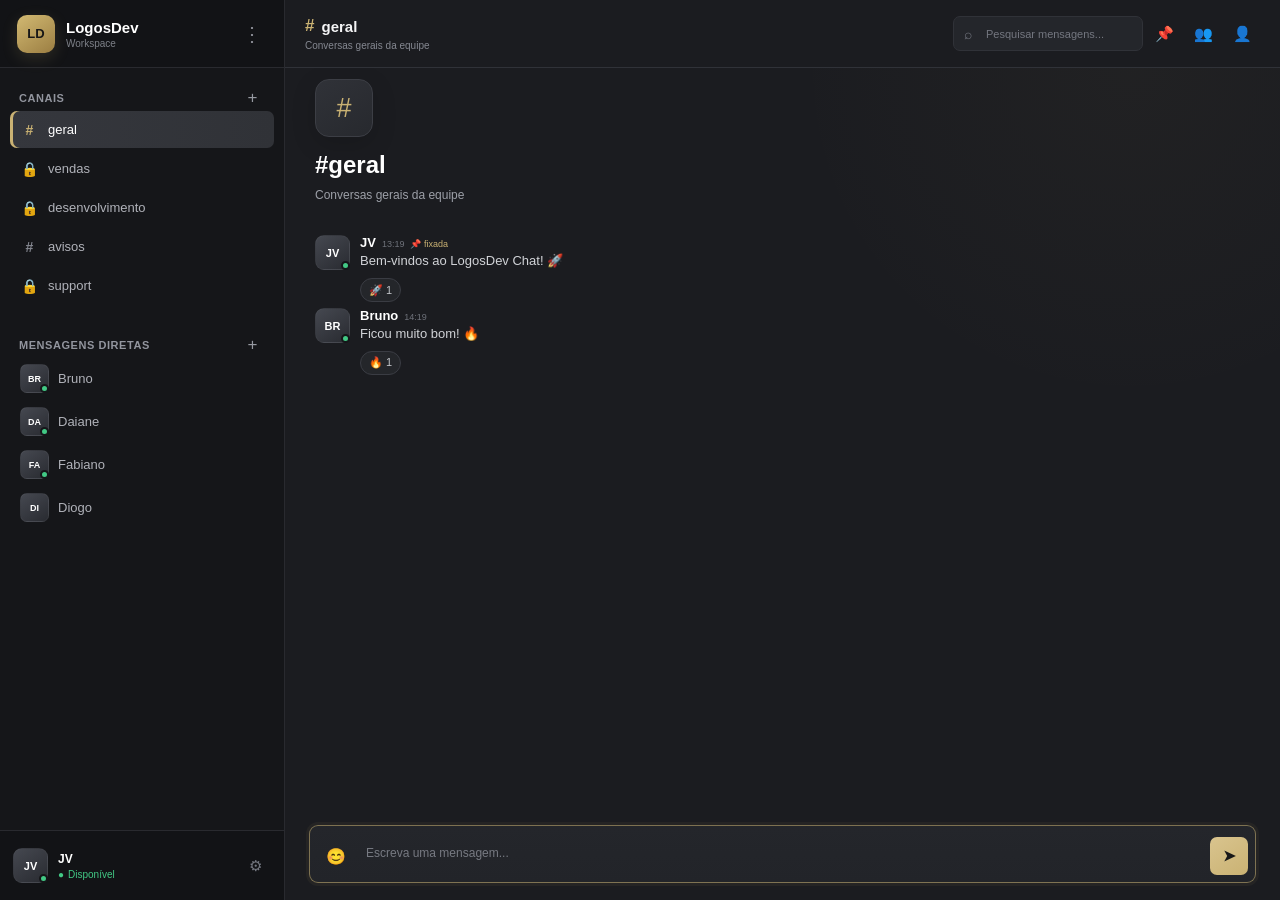
<file: LogosMessage_integrado.html>
<!DOCTYPE html>
<html lang="pt-BR">
<head>
    <meta charset="UTF-8">
    <meta name="viewport" content="width=device-width, initial-scale=1.0">

    <title>LogosDev • Chat</title>

    <style>

        /* =========================================================
           RESET
        ========================================================= */

        * {
            box-sizing: border-box;
            margin: 0;
            padding: 0;
        }

        html,
        body {
            width: 100%;
            height: 100%;
        }

        body {
            font-family:
                Inter,
                -apple-system,
                BlinkMacSystemFont,
                "Segoe UI",
                Roboto,
                Helvetica,
                Arial,
                sans-serif;

            background: #18191d;
            color: #f4f4f5;
            overflow: hidden;
        }

        button,
        input,
        textarea,
        select {
            font-family: inherit;
        }

        button {
            cursor: pointer;
        }

        ::selection {
            background: rgba(202, 178, 115, 0.3);
        }

        ::-webkit-scrollbar {
            width: 7px;
            height: 7px;
        }

        ::-webkit-scrollbar-track {
            background: transparent;
        }

        ::-webkit-scrollbar-thumb {
            background: #3b3d43;
            border-radius: 20px;
        }

        ::-webkit-scrollbar-thumb:hover {
            background: #4b4e55;
        }


        /* =========================================================
           VARIÁVEIS
        ========================================================= */

        :root {

            --gold: #cab273;
            --gold-light: #d9c48e;
            --gold-dark: #917847;

            --sidebar: #151619;
            --sidebar-header: #121316;
            --sidebar-hover: #24262b;
            --sidebar-active: #32343a;

            --main: #1b1c20;
            --main-light: #202126;
            --main-lighter: #25272c;

            --input: #222429;

            --border: #303238;
            --border-light: #3b3d44;

            --text: #f1f1f2;
            --text-soft: #c5c7cc;
            --text-muted: #858891;

            --green: #42c985;
            --red: #e56767;
            --blue: #67a9e8;

            --sidebar-width: 285px;
            --header-height: 68px;
        }


        /* =========================================================
           APP
        ========================================================= */

        .app {
            width: 100%;
            height: 100vh;

            display: flex;

            background: var(--main);

            overflow: hidden;
        }


        /* =========================================================
           SIDEBAR
        ========================================================= */

        .sidebar {
            width: var(--sidebar-width);
            min-width: var(--sidebar-width);

            height: 100vh;

            display: flex;
            flex-direction: column;

            background: var(--sidebar);

            border-right: 1px solid #292a2f;

            z-index: 100;

            transition:
                transform .25s ease;
        }


        /* Workspace */

        .workspace-header {
            height: var(--header-height);
            min-height: var(--header-height);

            padding: 0 17px;

            display: flex;
            align-items: center;
            justify-content: space-between;

            background: var(--sidebar-header);

            border-bottom: 1px solid #292a2f;
        }

        .workspace-left {
            display: flex;
            align-items: center;

            gap: 11px;

            min-width: 0;
        }

        .workspace-logo {
            width: 38px;
            height: 38px;

            border-radius: 10px;

            display: flex;
            align-items: center;
            justify-content: center;

            background:
                linear-gradient(
                    145deg,
                    #d2b972,
                    #9b7e42
                );

            color: #171717;

            font-size: 13px;
            font-weight: 900;

            box-shadow:
                0 5px 16px
                rgba(202, 178, 115, .16);
        }

        .workspace-details {
            min-width: 0;
        }

        .workspace-name {
            font-size: 15px;
            font-weight: 800;

            color: #fff;

            white-space: nowrap;
            overflow: hidden;
            text-overflow: ellipsis;
        }

        .workspace-subtitle {
            margin-top: 2px;

            font-size: 10px;

            color: #7d8088;
        }

        .workspace-menu {
            width: 31px;
            height: 31px;

            border: 0;
            border-radius: 7px;

            background: transparent;

            color: #85878f;

            font-size: 20px;

            transition: .15s;
        }

        .workspace-menu:hover {
            background: var(--sidebar-hover);
            color: white;
        }


        /* Sidebar content */

        .sidebar-content {
            flex: 1;

            overflow-y: auto;

            padding:
                16px 10px
                12px;
        }

        .sidebar-section {
            margin-bottom: 27px;
        }

        .section-title {
            height: 27px;

            padding:
                0 9px;

            display: flex;
            align-items: center;
            justify-content: space-between;

            color: #92959e;

            font-size: 11px;
            font-weight: 800;

            text-transform: uppercase;

            letter-spacing: .55px;
        }

        .section-title button {
            width: 25px;
            height: 25px;

            border: 0;
            border-radius: 6px;

            background: transparent;

            color: #9699a1;

            font-size: 17px;

            transition: .15s;
        }

        .section-title button:hover {
            background: var(--sidebar-hover);
            color: var(--gold-light);
        }


        /* Channels */

        .channel-list,
        .dm-list {
            display: flex;
            flex-direction: column;

            gap: 2px;
        }

        .channel-item,
        .dm-item {
            width: 100%;

            min-height: 37px;

            padding:
                6px 10px;

            display: flex;
            align-items: center;

            gap: 9px;

            border: 0;
            border-radius: 7px;

            background: transparent;

            color: #b0b2b9;

            text-align: left;

            transition:
                background .15s,
                color .15s;
        }

        .channel-item:hover,
        .dm-item:hover {
            background: var(--sidebar-hover);
            color: #fff;
        }

        .channel-item.active,
        .dm-item.active {
            background:
                linear-gradient(
                    90deg,
                    #35373d,
                    #303237
                );

            color: #fff;

            box-shadow:
                inset 3px 0 0 var(--gold);
        }

        .channel-symbol {
            width: 19px;

            color: #858891;

            text-align: center;

            font-size: 14px;
            font-weight: 700;
        }

        .channel-item.active .channel-symbol {
            color: var(--gold);
        }

        .channel-name,
        .dm-name {
            flex: 1;

            min-width: 0;

            overflow: hidden;
            text-overflow: ellipsis;
            white-space: nowrap;

            font-size: 13px;
        }

        .private-symbol {
            font-size: 11px;
        }


        /* =========================================================
           AVATARES
        ========================================================= */

        .avatar {
            position: relative;

            width: 35px;
            height: 35px;

            min-width: 35px;

            border-radius: 9px;

            display: flex;
            align-items: center;
            justify-content: center;

            background:
                linear-gradient(
                    145deg,
                    #454850,
                    #292b31
                );

            color: white;

            font-size: 11px;
            font-weight: 800;

            border: 1px solid rgba(255,255,255,.04);
        }

        .avatar.small {
            width: 29px;
            height: 29px;

            min-width: 29px;

            border-radius: 7px;

            font-size: 9px;
        }

        .avatar.large {
            width: 44px;
            height: 44px;

            min-width: 44px;

            border-radius: 11px;

            font-size: 13px;
        }

        .online-dot {
            position: absolute;

            width: 9px;
            height: 9px;

            right: -1px;
            bottom: -1px;

            border-radius: 50%;

            background: var(--green);

            border:
                2px solid var(--sidebar);
        }


        /* =========================================================
           USER FOOTER
        ========================================================= */

        .user-footer {
            height: 70px;
            min-height: 70px;

            padding:
                10px 13px;

            display: flex;
            align-items: center;

            gap: 10px;

            background: #121316;

            border-top: 1px solid #292a2f;
        }

        .user-footer-info {
            flex: 1;

            min-width: 0;
        }

        .user-footer-name {
            font-size: 12px;
            font-weight: 800;

            color: white;

            white-space: nowrap;
            overflow: hidden;
            text-overflow: ellipsis;
        }

        .user-status {
            margin-top: 3px;

            display: flex;
            align-items: center;

            gap: 4px;

            color: var(--green);

            font-size: 10px;
        }

        .settings-btn {
            width: 31px;
            height: 31px;

            border: 0;
            border-radius: 7px;

            background: transparent;

            color: #747780;

            font-size: 15px;
        }

        .settings-btn:hover {
            background: var(--sidebar-hover);
            color: white;
        }


        /* =========================================================
           MAIN
        ========================================================= */

        .main {
            flex: 1;

            min-width: 0;
            height: 100vh;

            display: flex;
            flex-direction: column;

            background: var(--main);
        }


        /* =========================================================
           TOPBAR
        ========================================================= */

        .topbar {
            height: var(--header-height);
            min-height: var(--header-height);

            padding:
                0 20px;

            display: flex;
            align-items: center;

            gap: 14px;

            background: #1b1c20;

            border-bottom:
                1px solid var(--border);
        }

        .mobile-menu {
            display: none;

            width: 35px;
            height: 35px;

            border: 0;
            border-radius: 7px;

            background: transparent;

            color: var(--text-soft);

            font-size: 19px;
        }

        .mobile-menu:hover {
            background: var(--main-lighter);
        }

        .channel-heading {
            flex: 1;

            min-width: 0;
        }

        .channel-title {
            display: flex;
            align-items: center;

            gap: 7px;

            font-size: 15px;
            font-weight: 800;
        }

        .channel-title-symbol {
            color: var(--gold);

            font-size: 17px;
        }

        .channel-topic {
            margin-top: 4px;

            color: var(--text-muted);

            font-size: 10px;

            white-space: nowrap;
            overflow: hidden;
            text-overflow: ellipsis;
        }


        /* Top actions */

        .top-actions {
            display: flex;
            align-items: center;

            gap: 4px;
        }

        .search-wrapper {
            position: relative;
        }

        .search-icon {
            position: absolute;

            left: 11px;
            top: 50%;

            transform:
                translateY(-50%);

            color: #747780;

            pointer-events: none;

            font-size: 14px;
        }

        .search-input {
            width: 190px;
            height: 35px;

            padding:
                0 11px
                0 32px;

            border:
                1px solid var(--border);

            border-radius: 7px;

            outline: none;

            background: #24262b;

            color: white;

            font-size: 11px;

            transition: .2s;
        }

        .search-input::placeholder {
            color: #747780;
        }

        .search-input:focus {
            width: 245px;

            border-color:
                rgba(202,178,115,.55);

            box-shadow:
                0 0 0 3px
                rgba(202,178,115,.06);
        }

        .top-button {
            width: 35px;
            height: 35px;

            border: 0;
            border-radius: 7px;

            background: transparent;

            color: #9b9ea6;

            font-size: 15px;

            transition: .15s;
        }

        .top-button:hover {
            background: var(--main-lighter);
            color: white;
        }


        /* =========================================================
           CHAT
        ========================================================= */

        .messages {
            flex: 1;

            overflow-y: auto;

            /* Chat mais compacto, sem espaço exagerado no topo */
            padding:
                8px 30px
                16px;

            background:
                radial-gradient(
                    circle at 85% 0%,
                    rgba(202,178,115,.035),
                    transparent 30%
                ),
                var(--main);

            scroll-behavior: smooth;
        }


        /* Channel intro */

        .channel-intro {
            padding:
                3px 0
                27px;

            max-width: 850px;
        }

        .channel-intro-icon {
            width: 58px;
            height: 58px;

            margin-bottom: 14px;

            display: flex;
            align-items: center;
            justify-content: center;

            border-radius: 14px;

            background:
                linear-gradient(
                    145deg,
                    #303238,
                    #27292e
                );

            border:
                1px solid #3c3e45;

            color: var(--gold);

            font-size: 27px;

            box-shadow:
                0 7px 25px
                rgba(0,0,0,.15);
        }

        .channel-intro h1 {
            font-size: 24px;
            font-weight: 800;

            color: #fff;

            margin-bottom: 7px;
        }

        .channel-intro p {
            color: #9da0a8;

            font-size: 12px;

            line-height: 1.6;
        }


        /* Messages */

        .message {
            position: relative;

            display: flex;
            align-items: flex-start;

            gap: 10px;

            padding:
                3px 10px;

            margin:
                0 -10px;

            border-radius: 7px;

            transition:
                background .15s;
        }

        .message:hover {
            background:
                rgba(255,255,255,.027);
        }

        .message-content {
            flex: 1;

            min-width: 0;

            padding-right: 45px;
        }

        .message-header {
            display: flex;
            align-items: baseline;

            gap: 6px;

            margin-bottom: 1px;

            min-height: 16px;
        }

        .message-author {
            color: #fff;

            font-size: 13px;
            font-weight: 800;
        }

        .message-time {
            color: #6f727a;

            font-size: 9px;
        }

        .message-text {
            color: #d1d3d7;

            font-size: 13px;

            line-height: 1.45;

            white-space: pre-wrap;

            word-break: break-word;

            margin: 0;
        }

        .message-text a {
            color: #79ace0;

            text-decoration: none;
        }

        .message-text a:hover {
            text-decoration: underline;
        }

        .edited {
            color: #6f727a;

            font-size: 9px;
        }

        .pinned-indicator {
            display: inline-flex;
            align-items: center;

            gap: 3px;

            color: var(--gold);

            font-size: 9px;
        }


        /* Reply */

        .reply-preview {
            max-width: 700px;

            margin-bottom: 6px;

            padding:
                6px 9px;

            border-left:
                2px solid var(--gold-dark);

            border-radius:
                0 5px 5px 0;

            background: #222328;

            color: #94979f;

            font-size: 10px;
        }

        .reply-preview strong {
            color: #c9cbd0;
        }


        /* Message actions */

        .message-actions {
            position: absolute;

            right: 10px;
            top: -12px;

            display: flex;

            padding: 3px;

            gap: 2px;

            opacity: 0;

            pointer-events: none;

            background: #292b30;

            border:
                1px solid #41434a;

            border-radius: 7px;

            box-shadow:
                0 8px 25px
                rgba(0,0,0,.35);

            transition: opacity .15s;
        }

        .message:hover .message-actions {
            opacity: 1;

            pointer-events: auto;
        }

        .message-action {
            width: 29px;
            height: 27px;

            border: 0;
            border-radius: 5px;

            background: transparent;

            color: #b4b6bc;

            font-size: 12px;
        }

        .message-action:hover {
            background: #3a3c42;

            color: white;
        }

        .message-action.danger:hover {
            color: #ff7777;
        }


        /* Reactions */

        .reactions {
            display: flex;
            flex-wrap: wrap;

            gap: 4px;

            margin-top: 7px;
        }

        .reaction {
            height: 24px;

            padding:
                0 8px;

            border:
                1px solid #3a3c43;

            border-radius: 13px;

            background: #24262a;

            color: #c4c6cb;

            font-size: 11px;

            transition: .15s;
        }

        .reaction:hover {
            background: #302e27;

            border-color:
                var(--gold-dark);

            color: white;
        }


        /* =========================================================
           COMPOSER
        ========================================================= */

        .composer-area {
            position: relative;

            padding:
                9px 24px
                17px;

            background: var(--main);
        }

        .reply-bar {
            display: none;

            align-items: center;

            gap: 8px;

            padding:
                7px 10px;

            margin-bottom: 5px;

            border:
                1px solid var(--border);

            border-bottom: 0;

            border-radius:
                8px 8px 0 0;

            background: #222328;

            color: #9ea1a8;

            font-size: 10px;
        }

        .reply-bar.show {
            display: flex;
        }

        .reply-bar-content {
            flex: 1;

            min-width: 0;

            white-space: nowrap;
            overflow: hidden;
            text-overflow: ellipsis;
        }

        .reply-bar strong {
            color: white;
        }

        .cancel-reply {
            width: 26px;
            height: 26px;

            border: 0;
            border-radius: 5px;

            background: transparent;

            color: #777a82;

            font-size: 17px;
        }

        .cancel-reply:hover {
            background: #34363b;
            color: white;
        }


        /* Composer */

        .composer {
            position: relative;

            min-height: 58px;

            display: flex;
            align-items: flex-end;

            gap: 6px;

            padding:
                7px;

            border:
                1px solid #393b42;

            border-radius: 9px;

            background:
                linear-gradient(
                    180deg,
                    #24262b,
                    #222429
                );

            box-shadow:
                0 6px 25px
                rgba(0,0,0,.10);

            transition: .2s;
        }

        .composer:focus-within {
            border-color:
                rgba(202,178,115,.55);

            box-shadow:
                0 0 0 3px
                rgba(202,178,115,.055);
        }

        .composer textarea {
            flex: 1;

            min-height: 40px;
            max-height: 150px;

            padding:
                10px 5px;

            resize: none;

            border: 0;
            outline: none;

            background: transparent;

            color: #f4f4f5;

            font-size: 12px;

            line-height: 1.45;
        }

        .composer textarea::placeholder {
            color: #777a82;
        }

        .composer-button {
            width: 38px;
            height: 38px;

            flex-shrink: 0;

            border: 0;
            border-radius: 7px;

            background: transparent;

            color: #898c94;

            font-size: 16px;
        }

        .composer-button:hover {
            background: #33353b;
            color: white;
        }

        .send-button {
            background:
                linear-gradient(
                    145deg,
                    var(--gold-light),
                    var(--gold)
                );

            color: #181818;

            font-size: 15px;

            font-weight: 900;
        }

        .send-button:hover {
            background:
                linear-gradient(
                    145deg,
                    #e3cc98,
                    #c9aa61
                );

            color: #111;
        }


        /* =========================================================
           EMOJI PICKER
        ========================================================= */

        .emoji-picker {
            position: absolute;

            left: 25px;
            bottom: 78px;

            width: 310px;

            padding:
                14px;

            display: none;

            background:
                #24262b;

            border:
                1px solid #44464d;

            border-radius: 10px;

            box-shadow:
                0 18px 45px
                rgba(0,0,0,.48);

            z-index: 500;
        }

        .emoji-picker.show {
            display: block;

            animation:
                emojiIn .15s ease;
        }

        @keyframes emojiIn {

            from {
                opacity: 0;
                transform:
                    translateY(7px);
            }

            to {
                opacity: 1;
                transform:
                    translateY(0);
            }
        }

        .emoji-picker-header {
            display: flex;
            justify-content: space-between;

            margin-bottom: 11px;

            color: #a4a6ad;

            font-size: 10px;
            font-weight: 800;
        }

        .emoji-grid {
            display: grid;

            grid-template-columns:
                repeat(8, 1fr);

            gap: 3px;
        }

        .emoji-item {
            width: 31px;
            height: 31px;

            border: 0;
            border-radius: 6px;

            background: transparent;

            font-size: 19px;
        }

        .emoji-item:hover {
            background: #35373d;
        }


        /* =========================================================
           MODAL
        ========================================================= */

        .modal-overlay {
            position: fixed;

            inset: 0;

            display: none;
            align-items: center;
            justify-content: center;

            padding: 20px;

            background:
                rgba(0,0,0,.72);

            backdrop-filter:
                blur(4px);

            z-index: 2000;
        }

        .modal-overlay.show {
            display: flex;
        }

        .modal {
            width: min(530px, 100%);

            max-height: 90vh;

            overflow-y: auto;

            background: #23252a;

            border:
                1px solid #42444b;

            border-radius: 12px;

            box-shadow:
                0 25px 80px
                rgba(0,0,0,.6);

            animation:
                modalIn .18s ease;
        }

        @keyframes modalIn {

            from {
                opacity: 0;
                transform:
                    translateY(10px)
                    scale(.98);
            }

            to {
                opacity: 1;
                transform:
                    translateY(0)
                    scale(1);
            }
        }

        .modal-header {
            min-height: 57px;

            padding:
                0 18px;

            display: flex;
            align-items: center;
            justify-content: space-between;

            border-bottom:
                1px solid #36383f;
        }

        .modal-header h2 {
            font-size: 16px;
        }

        .modal-close {
            width: 31px;
            height: 31px;

            border: 0;
            border-radius: 7px;

            background: transparent;

            color: #858891;

            font-size: 20px;
        }

        .modal-close:hover {
            background: #34363a;
            color: white;
        }

        .modal-body {
            padding: 20px;
        }

        .modal-footer {
            padding:
                13px 18px;

            display: flex;
            justify-content: flex-end;

            gap: 7px;

            border-top:
                1px solid #36383f;
        }


        /* Forms */

        .form-group {
            margin-bottom: 16px;
        }

        .form-label {
            display: block;

            margin-bottom: 6px;

            color: #c5c7cc;

            font-size: 11px;
            font-weight: 700;
        }

        .form-input,
        .form-textarea,
        .form-select {
            width: 100%;

            padding:
                10px 11px;

            border:
                1px solid #3c3e45;

            border-radius: 7px;

            outline: none;

            background: #191a1e;

            color: white;

            font-size: 12px;

            transition: .15s;
        }

        .form-textarea {
            min-height: 95px;

            resize: vertical;
        }

        .form-input:focus,
        .form-textarea:focus,
        .form-select:focus {
            border-color:
                var(--gold-dark);

            box-shadow:
                0 0 0 2px
                rgba(202,178,115,.05);
        }


        /* Buttons */

        .btn {
            min-height: 35px;

            padding:
                0 14px;

            border:
                1px solid #44464d;

            border-radius: 7px;

            background: #303238;

            color: #d8d9dd;

            font-size: 11px;
            font-weight: 700;
        }

        .btn:hover {
            background: #3a3c42;
        }

        .btn.primary {
            background:
                linear-gradient(
                    145deg,
                    var(--gold-light),
                    var(--gold)
                );

            border-color:
                var(--gold);

            color: #161616;
        }

        .btn.primary:hover {
            background: var(--gold-light);
        }

        .btn.danger {
            color: #ff8383;
        }


        /* =========================================================
           USER MODAL
        ========================================================= */

        .user-list {
            display: flex;
            flex-direction: column;

            gap: 4px;
        }

        .user-option {
            width: 100%;

            padding:
                9px;

            display: flex;
            align-items: center;

            gap: 10px;

            border: 0;
            border-radius: 8px;

            background: transparent;

            color: white;

            text-align: left;
        }

        .user-option:hover {
            background: #303238;
        }

        .user-option.active {
            background:
                #302f29;

            box-shadow:
                inset 3px 0 0 var(--gold);
        }

        .user-option-info {
            flex: 1;
        }

        .user-option-name {
            font-size: 12px;
            font-weight: 800;
        }

        .user-option-role {
            margin-top: 2px;

            color: #797c84;

            font-size: 9px;
        }


        /* =========================================================
           MEMBERS
        ========================================================= */

        .member-list {
            display: flex;
            flex-direction: column;

            gap: 3px;
        }

        .member {
            display: flex;
            align-items: center;

            gap: 10px;

            padding:
                8px;

            border-radius: 8px;
        }

        .member:hover {
            background: #303238;
        }

        .member-info {
            flex: 1;
        }

        .member-name {
            font-size: 12px;
            font-weight: 800;
        }

        .member-role {
            margin-top: 2px;

            color: #7f828a;

            font-size: 9px;
        }


        /* =========================================================
           CHANNEL MEMBERS MODAL
        ========================================================= */

        .channel-member-add {
            display: flex;
            align-items: center;
            gap: 10px;
            padding: 14px;
            margin-bottom: 16px;
            border: 1px solid #363940;
            border-radius: 10px;
            background: #1d1f23;
        }

        .channel-member-add .input {
            flex: 1;
            min-width: 0;
            height: 40px;
            padding: 0 12px;
            border: 1px solid #44474f;
            border-radius: 7px;
            outline: none;
            background: #292b30;
            color: #e7e8eb;
            font-size: 12px;
        }

        .channel-member-add .input:focus {
            border-color: var(--gold);
            box-shadow: 0 0 0 2px rgba(202,178,115,.12);
        }

        .channel-member-add .btn {
            height: 40px;
            white-space: nowrap;
            padding: 0 16px;
        }

        .channel-member-list {
            display: flex;
            flex-direction: column;
            gap: 6px;
        }

        .channel-member-list::before {
            content: 'Pessoas neste canal';
            display: block;
            margin: 0 2px 5px;
            color: #8b8e96;
            font-size: 10px;
            font-weight: 800;
            text-transform: uppercase;
            letter-spacing: .07em;
        }

        .channel-member-row {
            display: flex;
            align-items: center;
            justify-content: space-between;
            gap: 12px;
            min-height: 58px;
            padding: 8px 10px;
            border: 1px solid transparent;
            border-radius: 9px;
            background: #292b30;
            transition: background .15s ease, border-color .15s ease, transform .15s ease;
        }

        .channel-member-row:hover {
            background: #303238;
            border-color: #3d4048;
        }

        .channel-member-main {
            display: flex;
            align-items: center;
            gap: 11px;
            min-width: 0;
            flex: 1;
        }

        .channel-member-main .avatar {
            position: relative;
            flex: 0 0 40px;
            width: 40px;
            height: 40px;
            display: flex;
            align-items: center;
            justify-content: center;
            border-radius: 9px;
            background: linear-gradient(145deg, #41444c, #303239);
            color: #f1f1f2;
            font-size: 12px;
            font-weight: 900;
        }

        .channel-member-main .online-dot {
            position: absolute;
            right: -1px;
            bottom: -1px;
            width: 9px;
            height: 9px;
            border: 2px solid #292b30;
            border-radius: 50%;
            background: #35d58a;
        }

        .channel-member-row .member-info {
            min-width: 0;
        }

        .channel-member-row .member-name {
            display: flex;
            align-items: center;
            gap: 5px;
            color: #f1f1f2;
            font-size: 12px;
            font-weight: 800;
        }

        .channel-member-row .member-name small {
            color: #858891;
            font-size: 10px;
            font-weight: 600;
        }

        .channel-member-row .member-role {
            margin-top: 4px;
            color: #858891;
            font-size: 10px;
        }

        .channel-member-actions {
            flex: 0 0 auto;
        }

        .channel-member-actions .btn.danger {
            min-height: 32px;
            padding: 0 11px;
            border-color: #484048;
            background: #2d2f35;
            color: #ff8585;
            font-size: 10px;
        }

        .channel-member-actions .btn.danger:hover {
            border-color: #70434a;
            background: #3a2d32;
        }

        .channel-member-owner {
            display: inline-flex;
            align-items: center;
            gap: 5px;
            padding: 5px 8px;
            border: 1px solid rgba(202,178,115,.22);
            border-radius: 6px;
            background: rgba(202,178,115,.08);
            color: var(--gold-light);
            font-size: 9px;
            font-weight: 800;
        }

        .channel-member-list .empty-state {
            padding: 28px 15px;
            border: 1px dashed #3b3e45;
            border-radius: 9px;
            background: #1d1f23;
            color: #858891;
            text-align: center;
            font-size: 11px;
        }

        @media (max-width: 560px) {
            .channel-member-add {
                flex-direction: column;
                align-items: stretch;
            }

            .channel-member-add .input,
            .channel-member-add .btn {
                width: 100%;
            }

            .channel-member-row {
                padding: 8px;
            }
        }


        /* =========================================================
           PINNED
        ========================================================= */

        .pinned-message {
            padding:
                11px;

            margin-bottom: 7px;

            border:
                1px solid #383a41;

            border-radius: 8px;

            background: #1b1c20;
        }

        .pinned-header {
            display: flex;
            align-items: center;

            gap: 7px;

            margin-bottom: 7px;
        }

        .pinned-author {
            font-size: 11px;
            font-weight: 800;
        }

        .pinned-date {
            color: #70737b;

            font-size: 8px;
        }

        .pinned-text {
            color: #c5c7cc;

            font-size: 11px;

            line-height: 1.5;
        }


        /* =========================================================
           EMPTY STATE
        ========================================================= */

        .empty-state {
            min-height: 230px;

            display: flex;
            align-items: center;
            justify-content: center;

            flex-direction: column;

            gap: 7px;

            color: var(--text-muted);

            text-align: center;
        }

        .empty-icon {
            font-size: 35px;

            opacity: .5;
        }

        .empty-state h3 {
            color: #c1c3c8;

            font-size: 14px;
        }

        .empty-state p {
            font-size: 10px;
        }


        /* =========================================================
           TOAST
        ========================================================= */

        .toast-container {
            position: fixed;

            right: 18px;
            bottom: 18px;

            display: flex;
            flex-direction: column;

            gap: 7px;

            z-index: 5000;
        }

        .toast {
            min-width: 230px;

            padding:
                11px 13px;

            border:
                1px solid #41434a;

            border-radius: 8px;

            background: #292b30;

            color: white;

            font-size: 11px;

            box-shadow:
                0 12px 35px
                rgba(0,0,0,.4);

            animation:
                toastIn .2s ease;
        }

        @keyframes toastIn {

            from {
                opacity: 0;
                transform:
                    translateX(15px);
            }

            to {
                opacity: 1;
                transform:
                    translateX(0);
            }
        }


        /* =========================================================
           RESPONSIVE
        ========================================================= */

        @media (max-width: 900px) {

            .sidebar {
                position: fixed;

                left: 0;
                top: 0;
                bottom: 0;

                transform:
                    translateX(-100%);

                box-shadow:
                    15px 0 50px
                    rgba(0,0,0,.5);
            }

            .sidebar.open {
                transform:
                    translateX(0);
            }

            .mobile-menu {
                display: block;
            }

            .messages {
                padding:
                    20px 17px;
            }

            .composer-area {
                padding:
                    8px 12px
                    12px;
            }

            .search-wrapper {
                display: none;
            }
        }


        @media (max-width: 550px) {

            .topbar {
                padding:
                    0 10px;
            }

            .top-button {
                width: 31px;
                height: 31px;
            }

            .channel-intro h1 {
                font-size: 20px;
            }

            .message-content {
                padding-right: 0;
            }

            .message-actions {
                display: none;
            }

            .emoji-picker {
                left: 10px;

                width:
                    calc(100vw - 20px);
            }

            .emoji-grid {
                grid-template-columns:
                    repeat(8, 1fr);
            }
        }

    
/* TEAM & ROLES */
.team-tabs{display:flex;gap:6px;padding:5px;background:#17181c;border:1px solid var(--border);border-radius:10px;margin-bottom:12px}.team-tab{flex:1;border:0;border-radius:7px;background:transparent;color:#92959e;padding:9px;font-size:11px;font-weight:800;cursor:pointer}.team-tab.active,.team-tab:hover{background:#32343a;color:#d9c48e}.team-toolbar{display:flex;justify-content:space-between;align-items:center;gap:8px;margin-bottom:10px}.team-toolbar h3{font-size:14px;color:#fff}.team-grid{display:grid;grid-template-columns:1fr 1fr;gap:8px;max-height:430px;overflow:auto}.team-card,.team-role-card{display:flex;align-items:center;gap:10px;padding:11px;border:1px solid #34363d;border-radius:9px;background:#202126}.team-card-info{flex:1;min-width:0}.team-card-name,.team-role-name{font-size:12px;font-weight:800;color:#fff}.team-card-email,.team-role-desc{font-size:9px;color:#777a83;margin-top:3px;overflow:hidden;text-overflow:ellipsis}.team-card-role{display:inline-block;margin-top:6px;padding:3px 6px;border-radius:5px;background:#302e26;color:#d9c48e;font-size:8px;font-weight:800}.team-card-actions{display:flex;gap:3px}.team-icon-btn{width:28px;height:28px;border:1px solid #3b3d44;border-radius:6px;background:#292b30;color:#b7b9bf}.team-icon-btn:hover{color:#fff;background:#383a40}.team-icon-btn.danger:hover{color:#ff7777}.team-role-list{display:flex;flex-direction:column;gap:7px;max-height:430px;overflow:auto}.team-role-perms{display:flex;flex-wrap:wrap;gap:4px;margin-top:7px}.team-perm{padding:3px 6px;border-radius:5px;background:#2b2d33;color:#777a83;font-size:8px}.team-perm.on{background:#302e26;color:#d9c48e}.team-form{display:grid;grid-template-columns:1fr 1fr;gap:10px}.team-form .full{grid-column:1/-1}.team-form label{display:flex;flex-direction:column;gap:5px;color:#8d9098;font-size:9px;font-weight:800}.team-form input,.team-form select{height:36px;padding:0 10px;border:1px solid #373941;border-radius:7px;background:#1a1b1f;color:#fff;outline:none}.team-perm-grid{display:grid;grid-template-columns:1fr 1fr;gap:6px}.team-perm-check{display:flex!important;flex-direction:row!important;align-items:center;padding:8px;border:1px solid #33353c;border-radius:7px;background:#1c1d21}.team-perm-check input{height:auto;accent-color:#cab273}@media(max-width:650px){.team-grid,.team-form,.team-perm-grid{grid-template-columns:1fr}}


        /* =========================================================
           CHAT COMPACTO - REGRA FINAL
           Corrige espaços causados pelo template das mensagens.
        ========================================================= */
        #messages.messages {
            padding-top: 8px;
        }

        #messages .message {
            padding-top: 3px;
            padding-bottom: 3px;
        }

        #messages .message-text {
            margin: 0;
        }

        #messages .message-text:first-child {
            margin-top: 0;
        }
    </style>
</head>

<body>

<div class="app">

    <!-- =========================================================
         SIDEBAR
    ========================================================== -->

    <aside class="sidebar" id="sidebar">

        <div class="workspace-header">

            <div class="workspace-left">

                <div class="workspace-logo">
                    LD
                </div>

                <div class="workspace-details">

                    <div class="workspace-name">
                        LogosDev
                    </div>

                    <div class="workspace-subtitle">
                        Workspace
                    </div>

                </div>

            </div>

            <button
                class="workspace-menu"
                onclick="openWorkspaceMenu()"
                title="Menu"
            >
                ⋮
            </button>

        </div>


        <div class="sidebar-content">

            <!-- Canais -->

            <div class="sidebar-section">

                <div class="section-title">

                    <span>
                        Canais
                    </span>

                    <button
                        onclick="openCreateChannelModal()"
                        title="Criar canal"
                    >
                        +
                    </button>

                </div>

                <div
                    class="channel-list"
                    id="channelList"
                ></div>

            </div>


            <!-- Mensagens diretas -->

            <div class="sidebar-section">

                <div class="section-title">

                    <span>
                        Mensagens diretas
                    </span>

                    <button
                        onclick="openUserModal(false)"
                        title="Nova mensagem"
                    >
                        +
                    </button>

                </div>

                <div
                    class="dm-list"
                    id="dmList"
                ></div>

            </div>

        </div>


        <!-- Usuário -->

        <div class="user-footer">

            <div
                class="avatar"
                id="currentUserAvatar"
            >
                JV

                <span class="online-dot"></span>
            </div>

            <div class="user-footer-info">

                <div
                    class="user-footer-name"
                    id="currentUserName"
                >
                    João Vitor
                </div>

                <div class="user-status">
                    <span>●</span>
                    <span>Disponível</span>
                </div>

            </div>

            <button
                class="settings-btn"
                onclick="openUserModal(true)"
                title="Trocar usuário"
            >
                ⚙
            </button>

        </div>

    </aside>


    <!-- =========================================================
         MAIN
    ========================================================== -->

    <main class="main">

        <!-- Topbar -->

        <header class="topbar">

            <button
                class="mobile-menu"
                onclick="toggleSidebar()"
            >
                ☰
            </button>


            <div class="channel-heading">

                <div class="channel-title">

                    <span
                        class="channel-title-symbol"
                        id="channelIcon"
                    >
                        #
                    </span>

                    <span id="channelName">
                        geral
                    </span>

                </div>

                <div
                    class="channel-topic"
                    id="channelTopic"
                >
                    Conversas gerais da equipe
                </div>

            </div>


            <div class="top-actions">

                <div class="search-wrapper">

                    <span class="search-icon">
                        ⌕
                    </span>

                    <input
                        type="text"
                        class="search-input"
                        id="searchInput"
                        placeholder="Pesquisar mensagens..."
                        oninput="searchMessages()"
                    >

                </div>


                <button
                    class="top-button"
                    onclick="openPinnedModal()"
                    title="Mensagens fixadas"
                >
                    📌
                </button>

                <button
                    class="top-button"
                    onclick="openMembersModal('members')"
                    title="Equipe e funcionários"
                >
                    👥
                </button>

                <button
                    class="top-button"
                    onclick="openChannelMembersModal()"
                    title="Membros deste canal"
                >
                    👤
                </button>

            </div>

        </header>


        <!-- =====================================================
             MESSAGES
        ====================================================== -->

        <section
            class="messages"
            id="messages"
        ></section>


        <!-- =====================================================
             COMPOSER
        ====================================================== -->

        <div class="composer-area">

            <!-- Reply -->

            <div
                class="reply-bar"
                id="replyBar"
            >

                <div class="reply-bar-content">

                    Respondendo a
                    <strong id="replyAuthor"></strong>

                    <span id="replyText"></span>

                </div>

                <button
                    class="cancel-reply"
                    onclick="cancelReply()"
                >
                    ×
                </button>

            </div>


            <!-- Composer -->

            <div class="composer">

                <!-- Emoji picker -->

                <div
                    class="emoji-picker"
                    id="emojiPicker"
                >

                    <div class="emoji-picker-header">

                        <span>
                            Emojis
                        </span>

                        <span>
                            Clique para inserir
                        </span>

                    </div>

                    <div class="emoji-grid">

                        <button class="emoji-item" onclick="insertEmoji('😀')">😀</button>
                        <button class="emoji-item" onclick="insertEmoji('😂')">😂</button>
                        <button class="emoji-item" onclick="insertEmoji('🤣')">🤣</button>
                        <button class="emoji-item" onclick="insertEmoji('😍')">😍</button>
                        <button class="emoji-item" onclick="insertEmoji('🔥')">🔥</button>
                        <button class="emoji-item" onclick="insertEmoji('❤️')">❤️</button>
                        <button class="emoji-item" onclick="insertEmoji('👍')">👍</button>
                        <button class="emoji-item" onclick="insertEmoji('👎')">👎</button>

                        <button class="emoji-item" onclick="insertEmoji('👏')">👏</button>
                        <button class="emoji-item" onclick="insertEmoji('🎉')">🎉</button>
                        <button class="emoji-item" onclick="insertEmoji('🚀')">🚀</button>
                        <button class="emoji-item" onclick="insertEmoji('💻')">💻</button>
                        <button class="emoji-item" onclick="insertEmoji('⚡')">⚡</button>
                        <button class="emoji-item" onclick="insertEmoji('✅')">✅</button>
                        <button class="emoji-item" onclick="insertEmoji('❌')">❌</button>
                        <button class="emoji-item" onclick="insertEmoji('😎')">😎</button>

                    </div>

                </div>


                <button
                    class="composer-button"
                    onclick="toggleEmojiPicker()"
                    title="Emojis"
                >
                    😊
                </button>


                <textarea
                    id="messageInput"
                    rows="1"
                    placeholder="Escreva uma mensagem..."
                    onkeydown="handleMessageKey(event)"
                    oninput="autoResize(this)"
                ></textarea>


                <button
                    class="composer-button send-button"
                    onclick="sendMessage()"
                    title="Enviar"
                >
                    ➤
                </button>

            </div>

        </div>

    </main>

</div>


<!-- =============================================================
     MODAL
============================================================== -->

<div
    class="modal-overlay"
    id="modalOverlay"
    onclick="closeModalOnOverlay(event)"
>

    <div
        class="modal"
        onclick="event.stopPropagation()"
    >

        <div class="modal-header">

            <h2 id="modalTitle">
                Modal
            </h2>

            <button
                class="modal-close"
                onclick="closeModal()"
            >
                ×
            </button>

        </div>

        <div
            class="modal-body"
            id="modalBody"
        ></div>

        <div
            class="modal-footer"
            id="modalFooter"
        ></div>

    </div>

</div>


<!-- Toast -->

<div
    class="toast-container"
    id="toastContainer"
></div>


<script>

    /* =========================================================
       CONFIGURAÇÃO
    ========================================================= */

    const STORAGE_KEY =
        "logosdev_chat_data_v3";


    let state = {

        users: [],

        roles: [],

        channels: [],

        messages: {},

        directMessages: {},

        currentUserId: null,

        currentConversation: {

            type: "channel",

            id: "geral"

        }

    };


    let replyTo = null;

    let editingMessageId = null;


    /* =========================================================
       UTILIDADES
    ========================================================= */

    function generateId(prefix = "id") {

        return (
            prefix +
            "_" +
            Date.now().toString(36) +
            "_" +
            Math.random()
                .toString(36)
                .substring(2, 9)
        );
    }


    function escapeHtml(value) {

        if (
            value === undefined ||
            value === null
        ) {
            return "";
        }

        return String(value)

            .replace(/&/g, "&amp;")

            .replace(/</g, "&lt;")

            .replace(/>/g, "&gt;")

            .replace(/"/g, "&quot;")

            .replace(/'/g, "&#039;");
    }


    function initials(name) {

        if (!name) {
            return "?";
        }

        const parts =
            name.trim().split(/\s+/);

        if (parts.length === 1) {

            return parts[0]
                .substring(0, 2)
                .toUpperCase();
        }

        return (
            parts[0][0] +
            parts[parts.length - 1][0]
        ).toUpperCase();
    }


    function formatText(text) {

        /*
         * Limpa espaços/quebras de linha no início e no final
         * da mensagem. As quebras internas continuam preservadas.
         */
        const cleanText = String(text || "")
            .replace(/^\s+/, "")
            .replace(/\s+$/, "");

        let result =
            escapeHtml(cleanText);

        result =
            result.replace(
                /(https?:\/\/[^\s<]+)/g,
                '<a href="$1" target="_blank" rel="noopener noreferrer">$1</a>'
            );

        return result;
    }


    function formatTime(timestamp) {

        return new Date(timestamp)
            .toLocaleTimeString(
                "pt-BR",
                {
                    hour: "2-digit",
                    minute: "2-digit"
                }
            );
    }


    function formatDate(timestamp) {

        return new Date(timestamp)
            .toLocaleDateString(
                "pt-BR",
                {
                    day: "2-digit",
                    month: "2-digit",
                    year: "numeric"
                }
            );
    }


    function getUser(id) {

        return state.users.find(
            user => user.id === id
        );
    }


    function getCurrentUser() {

        return getUser(
            state.currentUserId
        );
    }


    function getRole(roleId) {
        return (state.roles || []).find(r => r.id === roleId);
    }


    function isOwner() {
        const user = getCurrentUser();
        // JV é o proprietário absoluto do workspace. O ID é a fonte de verdade
        // para evitar que dados antigos do localStorage bloqueiem o Owner.
        return !!user && (
            user.id === "joao" ||
            user.isOwner === true ||
            ["owner", "president"].includes(String(user.role || "").toLowerCase())
        );
    }


    function can(permission) {
        if (isOwner()) return true;
        const user = getCurrentUser();
        if (!user) return false;
        const role = getRole(user.role);
        return !!role?.permissions?.includes(permission);
    }


    function getChannel(id) {

        return state.channels.find(
            channel => channel.id === id
        );
    }


    function getDMKey(a, b) {

        return [a, b]
            .sort()
            .join("__");
    }


    function saveState() {

        localStorage.setItem(
            STORAGE_KEY,
            JSON.stringify(state)
        );
    }


    /* =========================================================
       ESTADO INICIAL
    ========================================================= */

    function createInitialState() {

        const users = [

            {
                id: "joao",
                name: "JV",
                role: "president",
                isOwner: true,
                online: true
            },

            {
                id: "lowz",
                name: "Bruno",
                role: "head_sales",
                online: true
            },

            {
                id: "bacc",
                name: "Daiane",
                role: "sales",
                online: true
            },

            {
                id: "wert",
                name: "Fabiano",
                role: "head_support",
                online: true
            },

            {
                id: "diozera",
                name: "Diogo",
                role: "developer",
                online: false
            }

        ];


        // Cargos oficiais do workspace.
        // O Owner/President possui acesso total; os demais cargos têm permissões
        // pré-definidas e podem ser ajustadas pelo Owner na aba Roles.
        const roles = [
            { id:"president", name:"President", description:"Presidência — acesso total ao workspace", permissions:["manage_workspace","manage_members","manage_roles","manage_channels","create_channels","send_messages","edit_messages","delete_messages","pin_messages","private_channels"] },
            { id:"vice_president", name:"Vice President", description:"Vice-presidência — administração do workspace", permissions:["manage_members","manage_roles","manage_channels","create_channels","send_messages","edit_messages","delete_messages","pin_messages","private_channels"] },
            { id:"head_sales", name:"Head of Sales", description:"Liderança do setor de vendas", permissions:["manage_members","create_channels","send_messages","edit_messages","delete_messages","pin_messages","private_channels"] },
            { id:"head_support", name:"Head of Support", description:"Liderança do setor de suporte", permissions:["manage_members","create_channels","send_messages","edit_messages","delete_messages","pin_messages","private_channels"] },
            { id:"head_developer", name:"Head of Developer", description:"Liderança do setor de desenvolvimento", permissions:["manage_members","create_channels","send_messages","edit_messages","delete_messages","pin_messages","private_channels"] },
            { id:"support", name:"Support", description:"Equipe de suporte", permissions:["send_messages","edit_messages","delete_messages","pin_messages"] },
            { id:"sales", name:"Sales", description:"Equipe de vendas", permissions:["send_messages","edit_messages","delete_messages","pin_messages"] },
            { id:"developer", name:"Developer", description:"Equipe de desenvolvimento", permissions:["send_messages","edit_messages","delete_messages","pin_messages"] }
        ];


        const channels = [

            {
                id: "geral",
                name: "geral",
                topic: "Conversas gerais da equipe",
                private: false
            },

            {
                id: "projetos",
                name: "vendas",
                topic: "Vendas em andamento",
                private: true
            },

            {
                id: "desenvolvimento",
                name: "desenvolvimento",
                topic: "Desenvolvimento e programação",
                private: true
            },

            {
                id: "avisos",
                name: "avisos",
                topic: "Avisos importantes",
                private: false
            },

            {
                id: "support",
                name: "support",
                topic: "Suporte ao cliente",
                private: true
            },

        ];


        const messages = {

            geral: [

                {
                    id: generateId("msg"),

                    userId: "joao",

                    text:
                        "Bem-vindos ao LogosDev Chat! 🚀",

                    timestamp:
                        Date.now() -
                        1000 * 60 * 180,

                    reactions: [
                        {
                            emoji: "🚀",
                            users: ["lowz"]
                        }
                    ],

                    pinned: true,

                    edited: false,

                    replyTo: null
                },

                {
                    id: generateId("msg"),

                    userId: "lowz",

                    text:
                        "Ficou muito bom! 🔥",

                    timestamp:
                        Date.now() -
                        1000 * 60 * 120,

                    reactions: [
                        {
                            emoji: "🔥",
                            users: ["joao"]
                        }
                    ],

                    pinned: false,

                    edited: false,

                    replyTo: null
                }

            ],

            projetos: [

                {
                    id: generateId("msg"),

                    userId: "joao",

                    text:
                        "Canal para acompanharmos os projetos da LogosDev.",

                    timestamp:
                        Date.now() -
                        1000 * 60 * 90,

                    reactions: [],

                    pinned: false,

                    edited: false,

                    replyTo: null
                }

            ],

            desenvolvimento: [

                {
                    id: generateId("msg"),

                    userId: "bacc",

                    text:
                        "Aqui podemos discutir código, bugs e melhorias. 💻",

                    timestamp:
                        Date.now() -
                        1000 * 60 * 80,

                    reactions: [],

                    pinned: false,

                    edited: false,

                    replyTo: null
                }

            ],

            avisos: [

                {
                    id: generateId("msg"),

                    userId: "joao",

                    text:
                        "Este canal será usado para avisos importantes.",

                    timestamp:
                        Date.now() -
                        1000 * 60 * 70,

                    reactions: [],

                    pinned: true,

                    edited: false,

                    replyTo: null
                }

            ]

        };


        return {

            users,

            roles,

            channels,

            messages,

            directMessages: {},

            currentUserId: "joao",

            currentConversation: {

                type: "channel",

                id: "geral"

            }

        };
    }


    function loadState() {

        const saved =
            localStorage.getItem(
                STORAGE_KEY
            );

        if (!saved) {

            state =
                createInitialState();

            saveState();

            return;
        }

        try {

            state =
                JSON.parse(saved);

        } catch (error) {

            state =
                createInitialState();

            saveState();
        }


        if (!state.users) {

            state.users =
                createInitialState().users;
        }

        if (!state.channels) {

            state.channels =
                createInitialState().channels;
        }

        if (!state.messages) {

            state.messages = {};
        }

        if (!state.directMessages) {

            state.directMessages = {};
        }

        if (!state.currentUserId) {

            state.currentUserId =
                "joao";
        }

        if (!state.currentConversation) {

            state.currentConversation = {

                type: "channel",

                id: "geral"

            };
        }

        // Sistema de roles e permissões: migra perfis antigos para IDs de role.
        const defaultRoles = createInitialState().roles;
        if (!Array.isArray(state.roles) || !state.roles.length) {
            state.roles = defaultRoles.map(r => ({ ...r, permissions: [...r.permissions] }));
        } else {
            // Mantém somente os cargos oficiais e preserva eventuais ajustes de
            // permissões feitos pelo Owner nesses cargos.
            state.roles = defaultRoles.map(dr => {
                const existing = state.roles.find(r => r.id === dr.id);
                return existing
                    ? { ...dr, ...existing, name: dr.name, description: dr.description, permissions: Array.isArray(existing.permissions) ? existing.permissions : [...dr.permissions] }
                    : { ...dr, permissions: [...dr.permissions] };
            });
        }

        const legacyRoleMap = {
            "Owner": "president",
            "owner": "president",
            "President": "president",
            "president": "president",
            "Admin": "vice_president",
            "admin": "vice_president",
            "Vice President": "vice_president",
            "vice_president": "vice_president",
            "Head of Sales": "head_sales",
            "head_sales": "head_sales",
            "Head of Marketing": "sales",
            "Head of Support": "head_support",
            "head_support": "head_support",
            "Head of Developer": "head_developer",
            "Developer Senior": "developer",
            "Desenvolvedor": "developer",
            "developer": "developer",
            "Support": "support",
            "support": "support",
            "Sales": "sales",
            "sales": "sales",
            "Membro": "developer",
            "member": "developer",
            "Guest": "support",
            "Convidado": "support",
            "guest": "support"
        };

        state.users = (state.users || []).map(u => {
            if (legacyRoleMap[u.role]) u.role = legacyRoleMap[u.role];
            if (!getRole(u.role)) u.role = "member";
            return u;
        });

        // O usuário JV é o Owner do workspace e sempre possui acesso total.
        const ownerUser = state.users.find(u => u.id === "joao");
        if (ownerUser) {
            ownerUser.role = "president";
            ownerUser.isOwner = true;
        } else {
            // Nunca deixa o workspace sem o Owner original.
            state.users.unshift({
                id: "joao",
                name: "JV",
                role: "president",
                isOwner: true,
                online: true
            });
        }

        // Garante que todos os canais antigos tenham uma lista de membros.
        // Públicos: toda a equipe. Privados: mantêm os membros existentes;
        // se não houver registro, somente o Owner entra inicialmente.
        (state.channels || []).forEach(channel => ensureChannelMembers(channel));

        saveState();

        saveState();
    }





    /* =========================================================
       SIDEBAR
    ========================================================= */

    function renderSidebar() {

        renderChannels();

        renderDirectMessages();

        updateCurrentUser();
    }


    function renderChannels() {

        const list =
            document.getElementById(
                "channelList"
            );

        list.innerHTML = "";


        state.channels.forEach(
            channel => {

                const button =
                    document.createElement(
                        "button"
                    );

                button.className =
                    "channel-item";


                if (
                    state.currentConversation.type ===
                        "channel" &&
                    state.currentConversation.id ===
                        channel.id
                ) {

                    button.classList.add(
                        "active"
                    );
                }


                button.onclick = () => {

                    openChannel(
                        channel.id
                    );

                };


                button.innerHTML = `

                    <span class="channel-symbol">

                        ${
                            channel.private
                                ? "🔒"
                                : "#"
                        }

                    </span>

                    <span class="channel-name">

                        ${escapeHtml(
                            channel.name
                        )}

                    </span>

                `;


                list.appendChild(button);

            }
        );
    }


    function renderDirectMessages() {

        const list =
            document.getElementById(
                "dmList"
            );

        list.innerHTML = "";


        state.users

            .filter(
                user =>
                    user.id !==
                    state.currentUserId
            )

            .forEach(
                user => {

                    const button =
                        document.createElement(
                            "button"
                        );

                    button.className =
                        "dm-item";


                    if (
                        state.currentConversation.type ===
                            "dm" &&
                        state.currentConversation.id ===
                            user.id
                    ) {

                        button.classList.add(
                            "active"
                        );
                    }


                    button.onclick = () => {

                        openDirectMessage(
                            user.id
                        );

                    };


                    button.innerHTML = `

                        <div class="avatar small">

                            ${initials(
                                user.name
                            )}

                            ${
                                user.online
                                    ? '<span class="online-dot"></span>'
                                    : ""
                            }

                        </div>

                        <span class="dm-name">

                            ${escapeHtml(
                                user.name
                            )}

                        </span>

                    `;


                    list.appendChild(button);

                }
            );
    }


    function updateCurrentUser() {

        const user =
            getCurrentUser();

        if (!user) return;


        document.getElementById(
            "currentUserName"
        ).textContent =
            user.name;


        const avatar =
            document.getElementById(
                "currentUserAvatar"
            );

        avatar.childNodes[0].textContent =
            initials(user.name) + " ";
    }


    /* =========================================================
       ABRIR CANAL
    ========================================================= */

    function openChannel(channelId) {
        const channel = getChannel(channelId);
        if (!channel) return;

        ensureChannelMembers(channel);
        const isMember = channel.members.includes(state.currentUserId);
        if (channel.private && !isMember && !isOwner()) {
            showToast("Você não faz parte deste canal.");
            return;
        }

        state.currentConversation = { type: "channel", id: channelId };
        document.getElementById("searchInput").value = "";
        saveState();
        renderSidebar();
        renderConversation();
        closeSidebarMobile();
    }


    /* =========================================================
       DIRECT MESSAGE
    ========================================================= */

    function openDirectMessage(userId) {

        const user =
            getUser(userId);

        if (!user) return;


        state.currentConversation = {

            type: "dm",

            id: userId

        };


        const key =
            getDMKey(
                state.currentUserId,
                userId
            );


        if (!state.directMessages[key]) {

            state.directMessages[key] =
                [];
        }


        saveState();

        renderSidebar();

        renderConversation();

        closeSidebarMobile();
    }


    /* =========================================================
       RENDER CONVERSA
    ========================================================= */

    function renderConversation() {

        const icon =
            document.getElementById(
                "channelIcon"
            );

        const name =
            document.getElementById(
                "channelName"
            );

        const topic =
            document.getElementById(
                "channelTopic"
            );


        if (
            state.currentConversation.type ===
            "channel"
        ) {

            const channel =
                getChannel(
                    state.currentConversation.id
                );

            if (!channel) return;


            icon.textContent =
                channel.private
                    ? "🔒"
                    : "#";

            icon.style.color =
                channel.private
                    ? "#aaa"
                    : "var(--gold)";


            name.textContent =
                channel.name;


            topic.textContent =
                channel.topic ||
                "Sem descrição";

        } else {

            const user =
                getUser(
                    state.currentConversation.id
                );

            if (!user) return;


            icon.textContent =
                "●";

            icon.style.color =
                user.online
                    ? "var(--green)"
                    : "var(--text-muted)";


            name.textContent =
                user.name;


            topic.textContent =
                user.online
                    ? "Disponível"
                    : "Offline";
        }


        renderMessages();
    }


    /* =========================================================
       GET MESSAGES
    ========================================================= */

    function getCurrentMessages() {

        if (
            state.currentConversation.type ===
            "channel"
        ) {

            const id =
                state.currentConversation.id;


            if (!state.messages[id]) {

                state.messages[id] = [];
            }


            return state.messages[id];
        }


        const key =
            getDMKey(
                state.currentUserId,
                state.currentConversation.id
            );


        if (!state.directMessages[key]) {

            state.directMessages[key] =
                [];
        }


        return state.directMessages[key];
    }


    /* =========================================================
       RENDER MESSAGES
    ========================================================= */

    function renderMessages() {

        const container =
            document.getElementById(
                "messages"
            );


        const messages =
            getCurrentMessages();


        const search =
            document.getElementById(
                "searchInput"
            )
            .value
            .trim()
            .toLowerCase();


        let filtered =
            messages;


        if (search) {

            filtered =
                messages.filter(
                    message =>
                        message.text
                            .toLowerCase()
                            .includes(search)
                );
        }


        container.innerHTML = "";


        if (
            !search &&
            state.currentConversation.type ===
                "channel"
        ) {

            const channel =
                getChannel(
                    state.currentConversation.id
                );


            container.innerHTML = `

                <div class="channel-intro">

                    <div class="channel-intro-icon">

                        ${
                            channel.private
                                ? "🔒"
                                : "#"
                        }

                    </div>

                    <h1>

                        ${
                            channel.private
                                ? "Canal privado"
                                : "#" +
                                  escapeHtml(
                                      channel.name
                                  )
                        }

                    </h1>

                    <p>

                        ${escapeHtml(
                            channel.topic ||
                            ""
                        )}

                    </p>

                </div>

            `;
        }


        if (filtered.length === 0) {

            container.innerHTML += `

                <div class="empty-state">

                    <div class="empty-icon">
                        ${
                            search
                                ? "⌕"
                                : "💬"
                        }
                    </div>

                    <h3>

                        ${
                            search
                                ? "Nenhuma mensagem encontrada"
                                : "Nenhuma mensagem ainda"
                        }

                    </h3>

                    <p>

                        ${
                            search
                                ? "Tente pesquisar por outro termo."
                                : "Envie a primeira mensagem."
                        }

                    </p>

                </div>

            `;

            return;
        }


        filtered.forEach(
            message => {

                container.innerHTML +=
                    renderMessage(message);

            }
        );


        requestAnimationFrame(
            () => {

                container.scrollTop =
                    container.scrollHeight;

            }
        );
    }


    /* =========================================================
       MESSAGE HTML
    ========================================================= */

    function renderMessage(message) {

        const user =
            getUser(message.userId);

        if (!user) return "";


        let replyHtml = "";


        if (message.replyTo) {

            const parent =
                getCurrentMessages().find(
                    item =>
                        item.id ===
                        message.replyTo
                );


            if (parent) {

                const parentUser =
                    getUser(parent.userId);


                replyHtml = `

                    <div class="reply-preview">

                        Respondendo a

                        <strong>
                            ${escapeHtml(
                                parentUser?.name ||
                                "Usuário"
                            )}
                        </strong>

                        :

                        ${escapeHtml(
                            parent.text
                                .substring(
                                    0,
                                    100
                                )
                        )}

                    </div>

                `;
            }
        }


        let reactionsHtml = "";


        if (
            message.reactions &&
            message.reactions.length
        ) {

            reactionsHtml = `

                <div class="reactions">

                    ${
                        message.reactions
                            .map(
                                reaction => `

                                    <button
                                        class="reaction"
                                        onclick="toggleReaction(
                                            '${message.id}',
                                            '${reaction.emoji}'
                                        )"
                                    >

                                        ${reaction.emoji}

                                        ${reaction.users.length}

                                    </button>

                                `
                            )
                            .join("")
                    }

                </div>

            `;
        }


        return `

            <article
                class="message"
                data-message-id="${message.id}"
            >

                <div class="avatar">

                    ${initials(
                        user.name
                    )}

                    ${
                        user.online
                            ? '<span class="online-dot"></span>'
                            : ""
                    }

                </div>


                <div class="message-content">

                    <div class="message-header">

                        <span class="message-author">

                            ${escapeHtml(
                                user.name
                            )}

                        </span>

                        <span class="message-time">

                            ${formatTime(
                                message.timestamp
                            )}

                        </span>

                        ${
                            message.edited
                                ? '<span class="edited">(editado)</span>'
                                : ""
                        }

                        ${
                            message.pinned
                                ? `
                                    <span class="pinned-indicator">
                                        📌
                                        fixada
                                    </span>
                                `
                                : ""
                        }

                    </div>


                    ${replyHtml}


                    <div class="message-text">${formatText(
                        message.text
                    )}</div>


                    ${reactionsHtml}

                </div>


                <div class="message-actions">

                    <button
                        class="message-action"
                        onclick="replyToMessage('${message.id}')"
                        title="Responder"
                    >
                        ↩
                    </button>

                    <button
                        class="message-action"
                        onclick="quickReaction('${message.id}')"
                        title="Reagir"
                    >
                        😊
                    </button>

                    <button
                        class="message-action"
                        onclick="togglePin('${message.id}')"
                        title="${
                            message.pinned
                                ? "Desafixar"
                                : "Fixar"
                        }"
                    >
                        📌
                    </button>


                    ${
                        (message.userId === state.currentUserId || can("delete_messages"))

                            ? `

                                <button
                                    class="message-action"
                                    onclick="editMessage('${message.id}')"
                                    title="Editar"
                                >
                                    ✎
                                </button>

                                <button
                                    class="message-action danger"
                                    onclick="deleteMessage('${message.id}')"
                                    title="Excluir"
                                >
                                    🗑
                                </button>

                              `

                            : ""
                    }

                </div>

            </article>

        `;
    }


    /* =========================================================
       SEND MESSAGE
    ========================================================= */

    function sendMessage() {

        const input =
            document.getElementById(
                "messageInput"
            );


        const text =
            input.value.trim();


        if (!text) return;


        const messages =
            getCurrentMessages();


        if (editingMessageId) {

            const message =
                messages.find(
                    item =>
                        item.id ===
                        editingMessageId
                );


            if (message) {

                message.text =
                    text;

                message.edited =
                    true;

                showToast(
                    "Mensagem editada."
                );
            }


            editingMessageId =
                null;

        } else {

            messages.push({

                id:
                    generateId("msg"),

                userId:
                    state.currentUserId,

                text:

                    text,

                timestamp:
                    Date.now(),

                reactions: [],

                pinned: false,

                edited: false,

                replyTo:

                    replyTo
                        ? replyTo.id
                        : null

            });


            if (replyTo) {

                cancelReply();
            }


            showToast(
                "Mensagem enviada."
            );
        }


        input.value = "";

        autoResize(input);

        saveState();

        renderMessages();

        input.focus();
    }


    /* =========================================================
       KEYBOARD
    ========================================================= */

    function handleMessageKey(event) {

        if (
            event.key === "Enter" &&
            !event.shiftKey
        ) {

            event.preventDefault();

            sendMessage();
        }
    }


    function autoResize(textarea) {

        textarea.style.height =
            "auto";


        textarea.style.height =
            Math.min(
                textarea.scrollHeight,
                150
            ) + "px";
    }


    /* =========================================================
       REPLY
    ========================================================= */

    function replyToMessage(messageId) {

        const message =
            getCurrentMessages().find(
                item =>
                    item.id ===
                    messageId
            );


        if (!message) return;


        const user =
            getUser(message.userId);


        replyTo =
            message;


        document.getElementById(
            "replyAuthor"
        ).textContent =
            user?.name ||
            "Usuário";


        document.getElementById(
            "replyText"
        ).textContent =
            " — " +
            message.text.substring(
                0,
                80
            );


        document.getElementById(
            "replyBar"
        ).classList.add(
            "show"
        );


        document.getElementById(
            "messageInput"
        ).focus();
    }


    function cancelReply() {

        replyTo =
            null;


        document.getElementById(
            "replyBar"
        ).classList.remove(
            "show"
        );
    }


    /* =========================================================
       EDIT MESSAGE
    ========================================================= */

    function editMessage(messageId) {

        const message =
            getCurrentMessages().find(
                item =>
                    item.id ===
                    messageId
            );


        if (!message) return;


        editingMessageId =
            messageId;


        const input =
            document.getElementById(
                "messageInput"
            );


        input.value =
            message.text;


        input.focus();


        autoResize(input);


        showToast(
            "Edite a mensagem e pressione Enter para salvar."
        );
    }


    /* =========================================================
       DELETE
    ========================================================= */

    function deleteMessage(messageId) {

        const messages =
            getCurrentMessages();

        const message = messages.find(item => item.id === messageId);
        if (!message) return;
        if (message.userId !== state.currentUserId && !can("delete_messages")) {
            showToast("Você não tem permissão para excluir esta mensagem.");
            return;
        }


        const index =
            messages.findIndex(
                item =>
                    item.id ===
                    messageId
            );


        if (index === -1) return;


        if (
            !confirm(
                "Tem certeza que deseja excluir esta mensagem?"
            )
        ) {
            return;
        }


        messages.splice(
            index,
            1
        );


        saveState();

        renderMessages();

        showToast(
            "Mensagem excluída."
        );
    }


    /* =========================================================
       PIN
    ========================================================= */

    function togglePin(messageId) {

        const message =
            getCurrentMessages().find(
                item =>
                    item.id ===
                    messageId
            );


        if (!message) return;


        message.pinned =
            !message.pinned;


        saveState();

        renderMessages();


        showToast(
            message.pinned
                ? "Mensagem fixada."
                : "Mensagem desafixada."
        );
    }


    /* =========================================================
       REACTIONS
    ========================================================= */

    function toggleReaction(
        messageId,
        emoji
    ) {

        const message =
            getCurrentMessages().find(
                item =>
                    item.id ===
                    messageId
            );


        if (!message) return;


        if (!message.reactions) {

            message.reactions =
                [];
        }


        let reaction =
            message.reactions.find(
                item =>
                    item.emoji ===
                    emoji
            );


        if (!reaction) {

            reaction = {

                emoji,

                users: []

            };


            message.reactions.push(
                reaction
            );
        }


        const index =
            reaction.users.indexOf(
                state.currentUserId
            );


        if (index === -1) {

            reaction.users.push(
                state.currentUserId
            );

        } else {

            reaction.users.splice(
                index,
                1
            );
        }


        if (
            reaction.users.length ===
            0
        ) {

            message.reactions =
                message.reactions.filter(
                    item =>
                        item !==
                        reaction
                );
        }


        saveState();

        renderMessages();
    }


    function quickReaction(messageId) {

        const emojis = [

            "👍",
            "❤️",
            "😂",
            "🔥",
            "🚀",
            "👏"

        ];


        const emoji =
            emojis[
                Math.floor(
                    Math.random() *
                    emojis.length
                )
            ];


        toggleReaction(
            messageId,
            emoji
        );
    }


    /* =========================================================
       EMOJI
    ========================================================= */

    function toggleEmojiPicker() {

        document
            .getElementById(
                "emojiPicker"
            )
            .classList.toggle(
                "show"
            );
    }


    function insertEmoji(emoji) {

        const input =
            document.getElementById(
                "messageInput"
            );


        input.value +=
            emoji;


        input.focus();


        document
            .getElementById(
                "emojiPicker"
            )
            .classList.remove(
                "show"
            );


        autoResize(input);
    }


    /* =========================================================
       SEARCH
    ========================================================= */

    function searchMessages() {

        renderMessages();
    }


    /* =========================================================
       CREATE CHANNEL
    ========================================================= */

    function openCreateChannelModal() {

        openModal(

            "Criar canal",

            `

                <div class="form-group">

                    <label class="form-label">
                        Nome do canal
                    </label>

                    <input
                        class="form-input"
                        id="newChannelName"
                        placeholder="ex: marketing"
                        maxlength="40"
                    >

                </div>


                <div class="form-group">

                    <label class="form-label">
                        Descrição
                    </label>

                    <textarea
                        class="form-textarea"
                        id="newChannelTopic"
                        placeholder="Sobre o que será este canal?"
                    ></textarea>

                </div>


                <div class="form-group">

                    <label class="form-label">
                        Visibilidade
                    </label>

                    <select
                        class="form-select"
                        id="newChannelPrivate"
                    >

                        <option value="false">
                            Público
                        </option>

                        <option value="true">
                            Privado
                        </option>

                    </select>

                </div>

            `,

            `

                <button
                    class="btn"
                    onclick="closeModal()"
                >
                    Cancelar
                </button>

                <button
                    class="btn primary"
                    onclick="createChannel()"
                >
                    Criar canal
                </button>

            `
        );


        setTimeout(
            () => {

                document
                    .getElementById(
                        "newChannelName"
                    )
                    ?.focus();

            },
            50
        );
    }


    function createChannel() {

        const name =
            document
                .getElementById(
                    "newChannelName"
                )
                .value
                .trim();


        const topic =
            document
                .getElementById(
                    "newChannelTopic"
                )
                .value
                .trim();


        const privateChannel =
            document
                .getElementById(
                    "newChannelPrivate"
                )
                .value ===
                "true";


        if (!name) {

            showToast(
                "Digite o nome do canal."
            );

            return;
        }


        const normalized =
            name
                .toLowerCase()
                .replace(/\s+/g, "-")
                .replace(
                    /[^a-z0-9-_]/g,
                    ""
                );


        if (!normalized) {

            showToast(
                "Nome de canal inválido."
            );

            return;
        }


        if (
            state.channels.some(
                channel =>
                    channel.name ===
                    normalized
            )
        ) {

            showToast(
                "Este canal já existe."
            );

            return;
        }


        const channel = {
            id: normalized,
            name: normalized,
            topic: topic || "Novo canal da equipe",
            private: privateChannel,
            // Canais públicos começam com toda a equipe; privados começam
            // somente com o criador. O Owner pode alterar depois.
            members: privateChannel
                ? [state.currentUserId]
                : state.users.map(u => u.id)
        };


        state.channels.push(
            channel
        );


        state.messages[
            channel.id
        ] = [];


        saveState();

        closeModal();

        renderSidebar();

        openChannel(
            channel.id
        );


        showToast(
            `Canal #${normalized} criado.`
        );
    }


    /* =========================================================
       USER MODAL
    ========================================================= */

    function openUserModal(changeOnly = false) {

        openModal(

            changeOnly
                ? "Trocar usuário"
                : "Nova mensagem",

            `

                <div class="user-list">

                    ${
                        state.users
                            .map(
                                user => `

                                    <button
                                        class="user-option ${
                                            user.id ===
                                            state.currentUserId
                                                ? "active"
                                                : ""
                                        }"
                                        onclick="selectUserFromModal('${user.id}')"
                                    >

                                        <div class="avatar">

                                            ${initials(
                                                user.name
                                            )}

                                            ${
                                                user.online
                                                    ? '<span class="online-dot"></span>'
                                                    : ""
                                            }

                                        </div>


                                        <div class="user-option-info">

                                            <div class="user-option-name">

                                                ${escapeHtml(
                                                    user.name
                                                )}

                                            </div>

                                            <div class="user-option-role">

                                                ${escapeHtml(
                                                    user.role
                                                )}

                                            </div>

                                        </div>

                                    </button>

                                `
                            )
                            .join("")
                    }

                </div>

            `,

            `

                <button
                    class="btn"
                    onclick="closeModal()"
                >
                    Fechar
                </button>

            `
        );
    }


    function selectUserFromModal(userId) {

        if (
            userId ===
            state.currentUserId
        ) {

            closeModal();

            return;
        }


        const title =
            document.getElementById(
                "modalTitle"
            ).textContent;


        if (
            title ===
            "Trocar usuário"
        ) {

            state.currentUserId =
                userId;


            state.currentConversation = {

                type: "channel",

                id: "geral"

            };


            saveState();

            closeModal();

            renderSidebar();

            renderConversation();


            showToast(
                `Agora você está como ${getUser(userId).name}.`
            );

        } else {

            closeModal();

            openDirectMessage(
                userId
            );
        }
    }


    /* =========================================================
       CHANNEL MEMBERS
    ========================================================= */

    function ensureChannelMembers(channel) {
        if (!channel) return;
        if (!Array.isArray(channel.members)) {
            channel.members = channel.private
                ? ["joao"]
                : state.users.map(u => u.id);
        }
        // Remove IDs de usuários que já não existem.
        channel.members = channel.members.filter(id => state.users.some(u => u.id === id));
        if (channel.private && channel.members.length === 0) channel.members = ["joao"];
    }

    function canManageChannelMembers(channel) {
        return isOwner() || can("manage_channels") || can("manage_members");
    }

    function openChannelMembersModal() {
        const channel = getChannel(state.currentConversation?.id);
        if (!channel) return;
        ensureChannelMembers(channel);

        const canManage = canManageChannelMembers(channel);
        const members = state.users.filter(u => channel.members.includes(u.id));
        const available = state.users.filter(u => !channel.members.includes(u.id));

        openModal(
            `Membros de #${escapeHtml(channel.name)}`,
            `
                ${canManage ? `
                <div class="channel-member-add">
                    <select id="channelMemberSelect" class="input">
                        <option value="">Selecione um funcionário...</option>
                        ${available.map(user => `<option value="${user.id}">${escapeHtml(user.name)} — ${escapeHtml(getRole(user.role)?.name || user.role || "Membro")}</option>`).join("")}
                    </select>
                    <button class="btn primary" onclick="addChannelMember()">＋ Adicionar</button>
                </div>` : ""}
                <div class="channel-member-list">
                    ${members.length ? members.map(user => `
                        <div class="channel-member-row">
                            <div class="channel-member-main">
                                <div class="avatar">${user.avatar || initials(user.name)}${user.online ? '<span class="online-dot"></span>' : ''}</div>
                                <div class="member-info">
                                    <div class="member-name">${escapeHtml(user.name)} ${user.id === state.currentUserId ? '<small>(você)</small>' : ''}</div>
                                    <div class="member-role">${escapeHtml(getRole(user.role)?.name || user.role || 'Membro')}</div>
                                </div>
                            </div>
                            ${canManage && user.id !== "joao" ? `<div class="channel-member-actions"><button class="btn danger" onclick="removeChannelMember('${user.id}')">Remover</button></div>` : (canManage && user.id === "joao" && isOwner() ? `<div class="channel-member-actions"><span class="channel-member-owner">👑 Owner</span></div>` : "")}
                        </div>
                    `).join("") : '<div class="empty-state">Nenhum membro neste canal.</div>'}
                </div>
            `,
            `<button class="btn" onclick="closeModal()">Fechar</button>`
        );
    }

    function addChannelMember() {
        const channel = getChannel(state.currentConversation?.id);
        if (!channel || !canManageChannelMembers(channel)) return showToast("Sem permissão para gerenciar membros do canal.");
        const select = document.getElementById("channelMemberSelect");
        const userId = select?.value;
        if (!userId) return showToast("Selecione um funcionário.");
        ensureChannelMembers(channel);
        if (!channel.members.includes(userId)) channel.members.push(userId);
        saveState();
        showToast(`${getUser(userId)?.name || "Funcionário"} foi adicionado ao canal.`);
        openChannelMembersModal();
    }

    function removeChannelMember(userId) {
        const channel = getChannel(state.currentConversation?.id);
        if (!channel || !canManageChannelMembers(channel)) return showToast("Sem permissão para gerenciar membros do canal.");
        if (userId === "joao") return showToast("O Owner não pode ser removido do canal.");
        ensureChannelMembers(channel);
        const user = getUser(userId);
        if (!channel.members.includes(userId)) return;
        if (!confirm(`Remover ${user?.name || "este funcionário"} do canal #${channel.name}?`)) return;
        channel.members = channel.members.filter(id => id !== userId);
        saveState();
        showToast(`${user?.name || "Funcionário"} foi removido do canal.`);
        openChannelMembersModal();
    }


    /* =========================================================
       MEMBERS
    ========================================================= */

    function openMembersModal(tab = "members") {

        const allowedMembers = isOwner() || can("manage_members");
        const allowedRoles = isOwner() || can("manage_roles");

        if (!allowedMembers && !allowedRoles) {
            showToast("Você não tem permissão para gerenciar a equipe.");
            return;
        }

        openModal("Equipe e permissões", `
            <div class="team-tabs">
                ${allowedMembers ? `<button class="team-tab ${tab === "members" ? "active" : ""}" onclick="openMembersModal('members')">👥 Equipe</button>` : ""}
                ${allowedRoles ? `<button class="team-tab ${tab === "roles" ? "active" : ""}" onclick="openMembersModal('roles')">🛡️ Cargos</button>` : ""}
            </div>
            ${tab === "roles" ? renderRolesPanel() : renderTeamPanel()}
        `);
    }

    function renderTeamPanel() {
        return `
            <div class="team-toolbar"><div><h3>Membros da equipe</h3><small style="color:#858791">Cadastre e gerencie os funcionários do workspace.</small></div><button class="btn primary" onclick="openMemberForm()">＋ Adicionar funcionário</button></div>
            <div class="team-grid">
                ${(state.users || []).map(u => `
                    <div class="team-card">
                        <div class="avatar small">${u.avatar || initials(u.name)}</div>
                        <div class="team-card-info">
                            <div class="team-card-name">${escapeHtml(u.name)}</div>
                            <div class="team-card-email">${escapeHtml(u.email || "Sem e-mail")}</div>
                            <span class="team-card-role">${escapeHtml(getRole(u.role)?.name || u.role || "Membro")}</span>
                        </div>
                        <div class="team-card-actions">
                            <button class="team-icon-btn" onclick="openMemberForm('${u.id}')" title="Editar">✎</button>
                            ${u.id !== state.currentUserId ? `<button class="team-icon-btn danger" onclick="removeMember('${u.id}')" title="Excluir">×</button>` : ""}
                        </div>
                    </div>`).join("")}
            </div>`;
    }

    function openMemberForm(id = "") {
        if (!isOwner() && !can("manage_members")) return showToast("Sem permissão para gerenciar membros.");
        const u = id ? getUser(id) : null;
        openModal(u ? "Editar membro" : "Adicionar pessoa", `
            <form class="team-form" onsubmit="saveMember(event, '${id}')">
                <label>Nome<input id="memberName" required value="${escapeHtml(u?.name || "")}"></label>
                <label>E-mail<input id="memberEmail" type="email" value="${escapeHtml(u?.email || "")}"></label>
                <label>Cargo<select id="memberRole">${(state.roles||[]).map(r=>`<option value="${r.id}" ${((u?.role||"developer")===r.id)?"selected":""}>${escapeHtml(r.name)}</option>`).join("")}</select></label>
                <label>Avatar / Emoji<input id="memberAvatar" value="${escapeHtml(u?.avatar || "")}" placeholder="👤"></label>
                <div class="full" style="display:flex;justify-content:flex-end;gap:7px"><button type="button" class="btn" onclick="openMembersModal('members')">Cancelar</button><button class="btn primary">Salvar</button></div>
            </form>`);
    }

    function saveMember(e,id) {
        e.preventDefault();
        if (!isOwner() && !can("manage_members")) {
            showToast("Você não tem permissão para gerenciar membros.");
            return;
        }

        const name = document.getElementById("memberName").value.trim();
        const email = document.getElementById("memberEmail").value.trim();
        const role = document.getElementById("memberRole").value;
        const avatar = document.getElementById("memberAvatar").value.trim();
        if (!name) return;

        const target = id ? getUser(id) : null;

        // Somente o Owner pode conceder ou editar o Owner.
        if (role === "president" && !isOwner()) {
            showToast("Somente o President pode atribuir o cargo President.");
            return;
        }
        if (target && (target.id === "joao" || target.role === "president") && !isOwner()) {
            showToast("O Owner não pode ser alterado por outro usuário.");
            return;
        }

        if (target) {
            target.name = name;
            target.email = email;
            target.role = role;
            target.avatar = avatar;
            if (role === "president") target.isOwner = true;
            showToast("Membro atualizado.");
        } else {
            const newUserId = generateId("user");
            state.users.push({
                id: newUserId,
                name, email, role, avatar, online: true
            });

            // Todo funcionário novo entra automaticamente nos canais públicos.
            // Canais privados continuam exigindo convite explícito.
            (state.channels || []).forEach(channel => {
                ensureChannelMembers(channel);
                if (!channel.private && !channel.members.includes(newUserId)) {
                    channel.members.push(newUserId);
                }
            });
            showToast("Funcionário cadastrado com sucesso.");
        }

        saveState();
        renderSidebar();
        openMembersModal("members");
    }

    function removeMember(id) {
        if (!isOwner() && !can("manage_members")) return showToast("Sem permissão para remover membros.");
        const target = getUser(id);
        if (!target) return;
        if (target.id === state.currentUserId) return showToast("Você não pode excluir seu próprio usuário.");
        if (target.role === "president" && !isOwner()) return showToast("Somente o President/Owner pode remover o President.");
        if (!confirm(`Excluir ${target.name} do workspace?`)) return;
        state.users = state.users.filter(u => u.id !== id);
        (state.channels || []).forEach(channel => {
            if (Array.isArray(channel.members)) {
                channel.members = channel.members.filter(memberId => memberId !== id);
            }
        });
        saveState();
        renderSidebar();
        openMembersModal("members");
        showToast("Funcionário removido.");
    }

    function renderRolesPanel() {
        return `<div class="team-toolbar"><h3>Roles</h3><button class="btn primary" onclick="openRoleForm()">＋ Novo cargo</button></div>
        <div class="team-role-list">${(state.roles||[]).map(r=>`<div class="team-role-card"><div class="team-card-info"><div class="team-role-name">${escapeHtml(r.name)}</div><div class="team-role-desc">${escapeHtml(r.description||"")}</div><div class="team-role-perms">${["manage_members","manage_roles","manage_channels","create_channels","send_messages","edit_messages","delete_messages","pin_messages","private_channels"].map(p=>`<span class="team-perm ${r.permissions?.includes(p)?"on":""}">${r.permissions?.includes(p)?"✓ ":""}${p.replaceAll("_"," ")}</span>`).join("")}</div></div><div class="team-card-actions"><button class="team-icon-btn" onclick="openRoleForm('${r.id}')">✎</button>${["owner","admin","developer","member","guest"].includes(r.id)?"":`<button class="team-icon-btn danger" onclick="removeRole('${r.id}')">×</button>`}</div></div>`).join("")}</div>`;
    }

    function openRoleForm(id="") {
        if(!isOwner() && !can("manage_roles")) return showToast("Sem permissão para gerenciar Roles.");
        const r=id?(state.roles||[]).find(x=>x.id===id):null;
        const perms=["manage_workspace","manage_members","manage_roles","manage_channels","create_channels","send_messages","edit_messages","delete_messages","pin_messages","private_channels"];
        openModal(r?"Editar cargo":"Novo cargo",`<form class="team-form" onsubmit="saveRole(event,'${id}')"><label>Nome<input id="roleName" required value="${escapeHtml(r?.name||"")}"></label><label>Descrição<input id="roleDesc" value="${escapeHtml(r?.description||"")}"></label><div class="full"><label>Permissões</label><div class="team-perm-grid">${perms.map(p=>`<label class="team-perm-check"><input type="checkbox" value="${p}" ${r?.permissions?.includes(p)?"checked":""}>${p.replaceAll("_"," ")}</label>`).join("")}</div></div><div class="full" style="display:flex;justify-content:flex-end;gap:7px"><button type="button" class="btn" onclick="openMembersModal('roles')">Cancelar</button><button class="btn primary">Salvar Role</button></div></form>`);
    }

    function saveRole(e,id){
        e.preventDefault();
        if (!isOwner() && !can("manage_roles")) { showToast("Sem permissão para gerenciar Roles."); return; }
        const name=document.getElementById("roleName").value.trim(); if(!name)return;
        const permissions=[...document.querySelectorAll(".team-perm-check input:checked")].map(x=>x.value);
        if(id){const r=state.roles.find(x=>x.id===id);r.name=name;r.description=document.getElementById("roleDesc").value.trim();r.permissions=permissions;showToast("Role atualizada.");}
        else {state.roles.push({id:generateId("role"),name,description:document.getElementById("roleDesc").value.trim(),permissions});showToast("Role criada.");}
        saveState();openMembersModal("roles");
    }

    function removeRole(id){
        if(!isOwner() && !can("manage_roles")) return showToast("Sem permissão para excluir Roles.");
        if(["owner","admin","developer","member","guest"].includes(id)) return showToast("Role padrão não pode ser excluída.");
        if(!confirm("Excluir esta Role? Membros vinculados voltarão para Membro."))return;
        state.users.forEach(u=>{if(u.role===id)u.role="member"});state.roles=state.roles.filter(r=>r.id!==id);saveState();renderSidebar();openMembersModal("roles");showToast("Role excluída.");
    }


    /* =========================================================
       PINNED MODAL
    ========================================================= */

    function openPinnedModal() {

        let pinned = [];


        state.channels.forEach(
            channel => {

                const messages =
                    state.messages[
                        channel.id
                    ] || [];


                messages.forEach(
                    message => {

                        if (
                            message.pinned
                        ) {

                            pinned.push({

                                ...message,

                                location:
                                    "#" +
                                    channel.name

                            });
                        }

                    }
                );

            }
        );


        Object.keys(
            state.directMessages
        ).forEach(
            key => {

                const messages =
                    state.directMessages[
                        key
                    ] || [];


                messages.forEach(
                    message => {

                        if (
                            message.pinned
                        ) {

                            pinned.push({

                                ...message,

                                location:
                                    "Mensagem direta"

                            });
                        }

                    }
                );

            }
        );


        openModal(

            "Mensagens fixadas",

            pinned.length

                ? pinned
                    .map(
                        message => {

                            const user =
                                getUser(
                                    message.userId
                                );


                            return `

                                <div class="pinned-message">

                                    <div class="pinned-header">

                                        <div class="avatar small">

                                            ${initials(
                                                user?.name
                                            )}

                                        </div>


                                        <span class="pinned-author">

                                            ${escapeHtml(
                                                user?.name ||
                                                "Usuário"
                                            )}

                                        </span>


                                        <span class="pinned-date">

                                            ${formatDate(
                                                message.timestamp
                                            )}

                                            •

                                            ${message.location}

                                        </span>

                                    </div>


                                    <div class="pinned-text">

                                        ${formatText(
                                            message.text
                                        )}

                                    </div>

                                </div>

                            `;
                        }
                    )
                    .join("")

                : `

                    <div class="empty-state">

                        <div class="empty-icon">
                            📌
                        </div>

                        <h3>
                            Nenhuma mensagem fixada
                        </h3>

                        <p>
                            Fixe mensagens importantes para encontrá-las aqui.
                        </p>

                    </div>

                `,

            `

                <button
                    class="btn"
                    onclick="closeModal()"
                >
                    Fechar
                </button>

            `
        );
    }


    /* =========================================================
       WORKSPACE MENU
    ========================================================= */

    function openWorkspaceMenu() {

        openModal(

            "LogosDev",

            `

                <div style="
                    color:#aeb0b6;
                    font-size:12px;
                    line-height:1.7;
                ">

                    <p>
                        Workspace local da LogosDev.
                    </p>

                    <p style="margin-top:10px;">
                        Canais, usuários e mensagens
                        são armazenados neste navegador.
                    </p>


                    <div style="
                        margin-top:15px;
                        padding:12px;
                        border:1px solid #383a41;
                        border-radius:8px;
                        background:#1b1c20;
                    ">

                        <strong style="color:white;">
                            Armazenamento
                        </strong>

                        <div style="
                            margin-top:4px;
                            color:#42c985;
                        ">
                            ● localStorage
                        </div>

                    </div>

                </div>

            `,

            `

                <button
                    class="btn"
                    onclick="closeModal()"
                >
                    Fechar
                </button>

                <button
                    class="btn danger"
                    onclick="resetChatData()"
                >
                    Restaurar dados
                </button>

            `
        );
    }


    function resetChatData() {

        if (
            !confirm(
                "Isso apagará os canais e mensagens criados localmente. Deseja continuar?"
            )
        ) {
            return;
        }


        localStorage.removeItem(
            STORAGE_KEY
        );


        state =
            createInitialState();


        saveState();

        closeModal();

        renderSidebar();

        renderConversation();


        showToast(
            "Dados restaurados."
        );
    }


    /* =========================================================
       MODAL
    ========================================================= */

    function openModal(
        title,
        body,
        footer = ""
    ) {

        document.getElementById(
            "modalTitle"
        ).textContent =
            title;


        document.getElementById(
            "modalBody"
        ).innerHTML =
            body;


        document.getElementById(
            "modalFooter"
        ).innerHTML =
            footer;


        document.getElementById(
            "modalOverlay"
        ).classList.add(
            "show"
        );
    }


    function closeModal() {

        document.getElementById(
            "modalOverlay"
        ).classList.remove(
            "show"
        );
    }


    function closeModalOnOverlay(event) {

        if (
            event.target ===
            document.getElementById(
                "modalOverlay"
            )
        ) {

            closeModal();
        }
    }


    /* =========================================================
       MOBILE
    ========================================================= */

    function toggleSidebar() {

        document
            .getElementById(
                "sidebar"
            )
            .classList.toggle(
                "open"
            );
    }


    function closeSidebarMobile() {

        document
            .getElementById(
                "sidebar"
            )
            .classList.remove(
                "open"
            );
    }


    /* =========================================================
       TOAST
    ========================================================= */

    function showToast(message) {

        const container =
            document.getElementById(
                "toastContainer"
            );


        const toast =
            document.createElement(
                "div"
            );


        toast.className =
            "toast";


        toast.textContent =
            message;


        container.appendChild(
            toast
        );


        setTimeout(
            () => {

                toast.style.opacity =
                    "0";

                toast.style.transform =
                    "translateX(15px)";


                setTimeout(
                    () => {

                        toast.remove();

                    },
                    200
                );

            },
            2500
        );
    }


    /* =========================================================
       CLOSE EMOJI WHEN CLICKING OUTSIDE
    ========================================================= */

    document.addEventListener(
        "click",
        event => {

            const picker =
                document.getElementById(
                    "emojiPicker"
                );


            const composerButton =
                event.target.closest(
                    ".composer-button"
                );


            if (
                picker &&
                !picker.contains(
                    event.target
                ) &&
                !composerButton
            ) {

                picker.classList.remove(
                    "show"
                );
            }
        }
    );


    /* =========================================================
       ESC
    ========================================================= */

    document.addEventListener(
        "keydown",
        event => {

            if (
                event.key ===
                "Escape"
            ) {

                closeModal();


                document
                    .getElementById(
                        "emojiPicker"
                    )
                    ?.classList.remove(
                        "show"
                    );
            }
        }
    );


    /* =========================================================
       INTEGRAÇÃO COM SOLICITAÇÕES DO SITE
    ========================================================= */

    const PROJECT_NOTIFICATION_KEY = "logosdev_project_notifications";

    function syncProjectsFromSite() {
        let incoming = [];

        try {
            incoming = JSON.parse(
                localStorage.getItem(PROJECT_NOTIFICATION_KEY) || "[]"
            );
        } catch (error) {
            incoming = [];
        }

        if (!Array.isArray(incoming) || !incoming.length) {
            return false;
        }

        let changed = false;

        incoming.forEach(project => {
            if (!project || !project.id) return;

            const destino = String(project.destinoCanal || "vendas").toLowerCase();
            const isDevelopment = destino === "desenvolvimento";
            const targetId = isDevelopment ? "desenvolvimento" : "projetos";
            const targetName = isDevelopment ? "desenvolvimento" : "vendas";
            const targetTopic = isDevelopment ? "Desenvolvimento e programação" : "Vendas em andamento";

            let channel = state.channels.find(channel => channel.id === targetId);

            if (!channel) {
                channel = {
                    id: targetId,
                    name: targetName,
                    topic: targetTopic,
                    private: true,
                    members: [state.currentUserId || "joao"]
                };
                state.channels.push(channel);
            }

            if (!state.messages[channel.id]) {
                state.messages[channel.id] = [];
            }

            const alreadyExists = state.messages[channel.id].some(
                message => message.projectId === project.id
            );

            if (alreadyExists) return;

            const prazo = project.prazo
                ? new Date(project.prazo + "T00:00:00").toLocaleDateString("pt-BR")
                : "Não informado";

            const text = isDevelopment
                ? "🚀 PROJETO ENCAMINHADO PARA DESENVOLVIMENTO\n\n" +
                  "🆔 " + project.id + "\n" +
                  "👤 Cliente: " + (project.cliente || "Não informado") + "\n" +
                  "🏢 Empresa: " + (project.empresa || "Não informado") + "\n" +
                  "📁 Projeto: " + (project.nome || project.tipoProjeto || "Não informado") + "\n" +
                  "📅 Prazo: " + prazo + "\n\n" +
                  "📝 Descrição:\n" + (project.descricao || "Não informado") + "\n\n" +
                  "🔵 Status: Não Iniciado"
                : "🚨 NOVA SOLICITAÇÃO DE PROJETO\n\n" +
                  "🆔 " + project.id + "\n" +
                  "👤 Cliente: " + (project.cliente || "Não informado") + "\n" +
                  "🏢 Empresa: " + (project.empresa || "Não informado") + "\n" +
                  "📁 Projeto: " + (project.nome || project.tipoProjeto || "Não informado") + "\n" +
                  "📅 Prazo: " + prazo + "\n\n" +
                  "📝 Descrição:\n" + (project.descricao || "Não informado") + "\n\n" +
                  "🟡 Status: Projeto Solicitado";

            state.messages[channel.id].push({
                id: generateId("msg_project"),
                userId: "joao",
                text,
                timestamp: project.timestamp || Date.now(),
                reactions: [],
                pinned: false,
                edited: false,
                replyTo: null,
                projectId: project.id,
                systemGenerated: true
            });

            changed = true;
        });

        if (changed) {
            saveState();
        }

        localStorage.removeItem(PROJECT_NOTIFICATION_KEY);

        return changed;
    }

    /* =========================================================
       INITIALIZATION
    ========================================================= */

    function init() {

        loadState();

        syncProjectsFromSite();

        renderSidebar();

        renderConversation();


        const input =
            document.getElementById(
                "messageInput"
            );


        input.focus();
    }


    // Se o LogosMessage já estiver aberto quando o projeto for enviado pelo site,
    // a nova solicitação entra no canal Vendas automaticamente.
    window.addEventListener("storage", function (event) {
        if (event.key !== PROJECT_NOTIFICATION_KEY) return;

        const changed = syncProjectsFromSite();

        if (changed) {
            renderSidebar();
            renderConversation();
        }
    });


    init();

</script>

</body>
</html>
</file>
<file: style.css>
/* =========================================================
   LOGOS DEV
   IDENTIDADE VISUAL
   Preto / Cinza / Dourado
========================================================= */

:root {

    /* DOURADOS DA LOGO */

    --gold-light: #e7c76b;
    --gold: #c9a34a;
    --gold-dark: #8f6d2e;
    --gold-soft: #b99a58;

    /* FUNDOS */

    --black: #0b0d0f;
    --black-2: #101315;
    --black-3: #15191c;
    --black-4: #1b2024;

    /* CINZAS */

    --gray-dark: #252a2e;
    --gray: #777d82;
    --gray-light: #b9bec2;

    /* TEXTO */

    --white: #f4f2ed;
    --white-soft: #d8d5ce;

    /* STATUS */

    --green: #4ca875;
    --red: #b85c5c;
    --orange: #c78a3c;

    /* EFEITOS */

    --gold-glow:
        0 0 25px rgba(201, 163, 74, .12);

    --shadow:
        0 15px 40px rgba(0, 0, 0, .35);

}


/* =========================================================
   RESET
========================================================= */

* {

    margin: 0;

    padding: 0;

    box-sizing: border-box;

}


html {

    scroll-behavior: smooth;

}


body {

    font-family:
        Arial,
        Helvetica,
        sans-serif;

    background:
        var(--black);

    color:
        var(--white);

}


a {

    text-decoration: none;

    color: inherit;

}


button,
input,
textarea,
select {

    font-family: inherit;

}


/* =========================================================
   LOGO
========================================================= */

.logo {

    display: flex;

    align-items: center;

}


.logo-image {

    display: flex;

    align-items: center;

}


.logo-image {
    width: 80px;
    height: 80px;
    display: flex;
    align-items: center;
    justify-content: center;
    overflow: hidden;
}

.logo-image img {
    width: 80px;
    height: 80px;
    object-fit: cover;
    display: block;
}


/* =========================================================
   HEADER
========================================================= */

.header {

    height: 78px;

    padding:
        0 5%;

    display: flex;

    align-items: center;

    justify-content: space-between;

    background:
        rgba(11, 13, 15, .96);

    border-bottom:
        1px solid
        rgba(201, 163, 74, .18);

    position: sticky;

    top: 0;

    z-index: 1000;

    backdrop-filter:
        blur(12px);

}


.header nav {

    display: flex;

    align-items: center;

    gap: 30px;

}


.header nav a {

    color:
        var(--gray-light);

    font-size:
        13px;

    transition:
        .25s;

}


.header nav a:hover {

    color:
        var(--gold-light);

}


.admin-link {

    border:
        1px solid
        var(--gold-dark);

    padding:
        11px 17px;

    border-radius:
        4px;

    color:
        var(--gold-light) !important;

    transition:
        .25s;

}


.admin-link:hover {

    background:
        var(--gold);

    color:
        #111 !important;

    border-color:
        var(--gold);

}


/* =========================================================
   HERO
========================================================= */

.hero {

    min-height:
        650px;

    display:
        flex;

    align-items:
        center;

    padding:
        100px 8%;

    position:
        relative;

    overflow:
        hidden;

    background:

        radial-gradient(
            circle at 85% 40%,
            rgba(201, 163, 74, .10),
            transparent 30%
        ),

        linear-gradient(
            135deg,
            #0a0c0e,
            #181c1f
        );

}


/* brilho dourado discreto */

.hero::after {

    content: "";

    position:
        absolute;

    width:
        500px;

    height:
        500px;

    border-radius:
        50%;

    right:
        -200px;

    top:
        100px;

    background:
        rgba(201, 163, 74, .035);

    filter:
        blur(60px);

}


.hero-content {

    max-width:
        800px;

    position:
        relative;

    z-index:
        2;

}


.tag {

    color:
        var(--gold-light);

    font-size:
        11px;

    font-weight:
        700;

    letter-spacing:
        2.5px;

}


.hero h1 {

    font-size:
        clamp(
            45px,
            6vw,
            76px
        );

    line-height:
        1.02;

    margin:
        25px 0;

    font-weight:
        800;

}


.hero h1 span {

    display:
        block;

    color:
        var(--gold-light);

}


.hero p {

    max-width:
        650px;

    color:
        var(--gray-light);

    font-size:
        18px;

    line-height:
        1.8;

    margin-bottom:
        35px;

}


/* =========================================================
   BOTÃO DOURADO
========================================================= */

.btn {

    display:
        inline-flex;

    align-items:
        center;

    justify-content:
        center;

    background:
        linear-gradient(
            135deg,
            var(--gold-light),
            var(--gold)
        );

    color:
        #17130a;

    border:
        none;

    border-radius:
        3px;

    padding:
        14px 25px;

    font-weight:
        700;

    cursor:
        pointer;

    transition:
        .25s;

    box-shadow:
        0 8px 25px
        rgba(201, 163, 74, .12);

}


.btn:hover {

    transform:
        translateY(-2px);

    box-shadow:
        0 12px 30px
        rgba(201, 163, 74, .22);

}


/* =========================================================
   SEÇÕES
========================================================= */

.section {

    padding:
        100px 8%;

    background:
        var(--black-2);

    border-top:
        1px solid
        rgba(255, 255, 255, .035);

}


.dark-section {

    background:
        var(--black);

}


.section-title {

    display:
        flex;

    align-items:
        center;

    gap:
        18px;

    margin-bottom:
        55px;

}


.section-title span {

    color:
        var(--gold);

    font-size:
        12px;

    font-weight:
        700;

}


.section-title h2 {

    font-size:
        36px;

    color:
        var(--white);

}


/* =========================================================
   QUEM SOMOS
========================================================= */

.about-grid {

    display:
        grid;

    grid-template-columns:
        1fr 1fr;

    gap:
        70px;

}


.about-text h3 {

    font-size:
        42px;

    line-height:
        1.1;

    margin-bottom:
        25px;

    color:
        var(--white);

}


.about-text p {

    color:
        var(--gray-light);

    line-height:
        1.8;

    font-size:
        16px;

    margin-bottom:
        20px;

}


/* =========================================================
   MISSÃO
========================================================= */

.mission-card {

    background:
        linear-gradient(
            145deg,
            #1b2024,
            #121619
        );

    border:
        1px solid
        rgba(201, 163, 74, .14);

    border-radius:
        5px;

    padding:
        25px;

    box-shadow:
        var(--shadow);

}


.mission-item {

    display:
        flex;

    gap:
        20px;

    padding:
        23px 0;

    border-bottom:
        1px solid
        rgba(255, 255, 255, .06);

}


.mission-item:last-child {

    border-bottom:
        none;

}


.mission-item strong {

    color:
        var(--gold-light);

    font-size:
        14px;

}


.mission-item h4 {

    color:
        var(--white);

    margin-bottom:
        7px;

}


.mission-item p {

    color:
        var(--gray-light);

    line-height:
        1.6;

    font-size:
        14px;

}


/* =========================================================
   SERVIÇOS
========================================================= */

.services-grid {

    display:
        grid;

    grid-template-columns:
        repeat(4, 1fr);

    gap:
        18px;

}


.service-card {

    background:
        linear-gradient(
            145deg,
            #1a1f22,
            #111416
        );

    border:
        1px solid
        rgba(201, 163, 74, .12);

    padding:
        32px;

    min-height:
        280px;

    border-radius:
        4px;

    transition:
        .25s;

}


.service-card:hover {

    transform:
        translateY(-5px);

    border-color:
        rgba(201, 163, 74, .5);

    box-shadow:
        var(--gold-glow);

}


.service-number {

    color:
        var(--gold);

    font-size:
        12px;

    font-weight:
        700;

    margin-bottom:
        45px;

}


.service-card h3 {

    color:
        var(--gold-light);

    margin-bottom:
        15px;

    font-size:
        20px;

}


.service-card p {

    color:
        var(--gray-light);

    line-height:
        1.7;

    font-size:
        14px;

}


/* =========================================================
   FORMULÁRIO
========================================================= */

.project-section {

    background:
        #121619;

}


.project-intro {

    max-width:
        700px;

    margin-bottom:
        40px;

}


.project-intro h3 {

    font-size:
        40px;

    margin-bottom:
        15px;

}


.project-intro p {

    color:
        var(--gray-light);

    line-height:
        1.7;

}


.project-form {

    max-width:
        900px;

}


.form-row {

    display:
        grid;

    grid-template-columns:
        1fr 1fr;

    gap:
        20px;

}


.form-group {

    margin-bottom:
        20px;

}


.form-group label {

    display:
        block;

    color:
        var(--white-soft);

    font-size:
        12px;

    font-weight:
        700;

    margin-bottom:
        8px;

}


.form-group input,
.form-group textarea,
.form-group select {

    width:
        100%;

    background:
        #191e21;

    border:
        1px solid
        #343a3e;

    color:
        var(--white);

    border-radius:
        3px;

    padding:
        14px;

    outline:
        none;

    font-size:
        14px;

    transition:
        .2s;

}


.form-group input::placeholder,
.form-group textarea::placeholder {

    color:
        #656c71;

}


.form-group input:focus,
.form-group textarea:focus,
.form-group select:focus {

    border-color:
        var(--gold);

    box-shadow:
        0 0 0 2px
        rgba(201, 163, 74, .08);

}


.form-group textarea {

    resize:
        vertical;

}


.form-group select option {

    background:
        #191e21;

    color:
        white;

}


.submit-btn {

    margin-top:
        5px;

}


/* =========================================================
   FOOTER
========================================================= */

footer {

    background:
        #080a0c;

    color:
        white;

    padding:
        40px 8%;

    display:
        flex;

    justify-content:
        space-between;

    align-items:
        center;

    border-top:
        1px solid
        rgba(201, 163, 74, .18);

}


footer .logo-image img {

    width:
        105px;

}


footer p {

    color:
        var(--gray);

    margin-top:
        8px;

    font-size:
        12px;

}


footer a {

    color:
        var(--gold-light);

    font-size:
        13px;

}


/* =========================================================
   MODAIS
========================================================= */

.modal {

    display:
        none;

    position:
        fixed;

    inset:
        0;

    background:
        rgba(0, 0, 0, .82);

    z-index:
        3000;

    align-items:
        center;

    justify-content:
        center;

    padding:
        20px;

}


.modal.active {

    display:
        flex;

}


.modal-box {

    position:
        relative;

    width:
        100%;

    max-width:
        550px;

    background:
        #181d20;

    border:
        1px solid
        rgba(201, 163, 74, .25);

    border-radius:
        5px;

    padding:
        40px;

    box-shadow:
        0 30px 80px
        rgba(0, 0, 0, .6);

    max-height:
        90vh;

    overflow-y:
        auto;

}


.close-modal {

    position:
        absolute;

    top:
        12px;

    right:
        18px;

    border:
        none;

    background:
        transparent;

    color:
        var(--gray-light);

    font-size:
        30px;

    cursor:
        pointer;

}


.close-modal:hover {

    color:
        var(--gold-light);

}


.success-box {

    text-align:
        center;

}


.success-icon {

    width:
        70px;

    height:
        70px;

    background:
        rgba(201, 163, 74, .12);

    border:
        1px solid
        var(--gold);

    color:
        var(--gold-light);

    border-radius:
        50%;

    display:
        flex;

    align-items:
        center;

    justify-content:
        center;

    font-size:
        32px;

    margin:
        0 auto 20px;

}


.success-box h2 {

    margin-bottom:
        15px;

}


.success-box p {

    color:
        var(--gray-light);

    line-height:
        1.6;

    margin-bottom:
        25px;

}


/* =========================================================
   ÁREA ADMINISTRATIVA
========================================================= */

.admin-body {

    background:
        #0c0f11;

}


/* =========================================================
   HEADER ADMIN
========================================================= */

.admin-header {

    height:
        72px;

    background:
        #080a0c;

    color:
        white;

    padding:
        0 3%;

    display:
        flex;

    justify-content:
        space-between;

    align-items:
        center;

    border-bottom:
        1px solid
        rgba(201, 163, 74, .2);

}


.admin-actions {

    display:
        flex;

    align-items:
        center;

    gap:
        20px;

}


.admin-actions span {

    color:
        var(--gray-light);

    font-size:
        13px;

}


.back-admin {

    border:
        1px solid
        var(--gold-dark);

    color:
        var(--gold-light);

    padding:
        9px 15px;

    border-radius:
        3px;

    font-size:
        12px;

}


.back-admin:hover {

    background:
        var(--gold);

    color:
        #111;

}


/* =========================================================
   ADMIN CONTENT
========================================================= */

.admin-content {

    padding:
        40px 3%;

}


.admin-title {

    display:
        flex;

    justify-content:
        space-between;

    align-items:
        flex-end;

    margin-bottom:
        30px;

}


.admin-title h1 {

    font-size:
        38px;

    margin:
        8px 0;

}


.admin-title p {

    color:
        var(--gray);

}


.refresh-btn {

    border:
        1px solid
        var(--gold-dark);

    background:
        transparent;

    color:
        var(--gold-light);

    padding:
        10px 16px;

    border-radius:
        3px;

    cursor:
        pointer;

}


.refresh-btn:hover {

    background:
        var(--gold);

    color:
        #111;

}


/* =========================================================
   ESTATÍSTICAS
========================================================= */

.stats {

    display:
        grid;

    grid-template-columns:
        repeat(6, 1fr);

    gap:
        12px;

    margin-bottom:
        25px;

}


.stat-card {

    background:
        linear-gradient(
            145deg,
            #1a1f22,
            #121619
        );

    border:
        1px solid
        rgba(201, 163, 74, .14);

    border-radius:
        4px;

    padding:
        18px;

}


.stat-card span {

    display:
        block;

    color:
        var(--gray);

    font-size:
        11px;

    margin-bottom:
        9px;

}


.stat-card strong {

    color:
        var(--gold-light);

    font-size:
        27px;

}


/* =========================================================
   KANBAN
========================================================= */

.kanban {

    display:
        grid;

    grid-template-columns:
        repeat(
            5,
            minmax(250px, 1fr)
        );

    gap:
        12px;

    overflow-x:
        auto;

    padding-bottom:
        20px;

}


.kanban-column {

    background:
        #14181b;

    border:
        1px solid
        #292f33;

    border-radius:
        4px;

    min-height:
        520px;

    padding:
        10px;

}


.column-header {

    display:
        flex;

    align-items:
        center;

    justify-content:
        space-between;

    padding:
        12px 10px;

    margin-bottom:
        5px;

    border-bottom:
        1px solid
        rgba(201, 163, 74, .2);

}


.column-header h2 {

    color:
        var(--gold-light);

    font-size:
        13px;

}


.column-header span {

    background:
        #252a2e;

    color:
        var(--gold-light);

    min-width:
        27px;

    height:
        27px;

    border:
        1px solid
        rgba(201, 163, 74, .2);

    border-radius:
        50%;

    display:
        flex;

    align-items:
        center;

    justify-content:
        center;

    font-size:
        11px;

    font-weight:
        700;

}


.drop-zone {

    min-height:
        450px;

}


/* =========================================================
   CARD DE PROJETO
========================================================= */

.project-card {

    background:
        linear-gradient(
            145deg,
            #202529,
            #171b1e
        );

    border:
        1px solid
        #30373b;

    border-radius:
        3px;

    padding:
        16px;

    margin-bottom:
        10px;

    cursor:
        grab;

    box-shadow:
        0 5px 15px
        rgba(0, 0, 0, .18);

    transition:
        .2s;

}


.project-card:hover {

    border-color:
        rgba(201, 163, 74, .5);

    transform:
        translateY(-2px);

}


.project-card.dragging {

    opacity:
        .35;

}


.project-card h3 {

    color:
        var(--white);

    font-size:
        14px;

    margin-bottom:
        9px;

}


.card-client {

    color:
        var(--gray-light);

    font-size:
        11px;

    margin-bottom:
        10px;

}


.card-client strong {

    color:
        var(--white-soft);

}


.card-type {

    display:
        inline-block;

    background:
        rgba(201, 163, 74, .08);

    color:
        var(--gold-light);

    border:
        1px solid
        rgba(201, 163, 74, .25);

    padding:
        4px 7px;

    border-radius:
        2px;

    font-size:
        9px;

    font-weight:
        700;

    margin-bottom:
        10px;

}


.card-footer {

    border-top:
        1px solid
        rgba(255, 255, 255, .06);

    padding-top:
        10px;

    display:
        flex;

    justify-content:
        space-between;

    align-items:
        center;

}


.card-date {

    color:
        var(--gray);

    font-size:
        10px;

}


.edit-card {

    border:
        none;

    background:
        transparent;

    color:
        var(--gold-light);

    cursor:
        pointer;

    font-size:
        11px;

    font-weight:
        700;

}


.edit-card:hover {

    color:
        white;

}


/* =========================================================
   MODAL ADMIN
========================================================= */

.project-modal {

    max-width:
        800px;

}


.modal-header {

    margin-bottom:
        30px;

}


.modal-header h2 {

    color:
        var(--white);

    font-size:
        28px;

    margin-top:
        8px;

}


.modal-buttons {

    display:
        flex;

    justify-content:
        space-between;

    align-items:
        center;

    margin-top:
        30px;

    padding-top:
        20px;

    border-top:
        1px solid
        rgba(255, 255, 255, .07);

}


.delete-btn {

    border:
        1px solid
        rgba(184, 92, 92, .4);

    background:
        rgba(184, 92, 92, .08);

    color:
        #df8585;

    padding:
        11px 16px;

    border-radius:
        3px;

    cursor:
        pointer;

    font-weight:
        700;

}


.cancel-btn {

    border:
        1px solid
        #3a4145;

    background:
        transparent;

    color:
        var(--gray-light);

    padding:
        11px 16px;

    border-radius:
        3px;

    cursor:
        pointer;

    margin-right:
        8px;

}


.cancel-btn:hover {

    border-color:
        var(--gold-dark);

    color:
        var(--gold-light);

}


/* =========================================================
   SCROLLBAR
========================================================= */

::-webkit-scrollbar {

    width:
        8px;

    height:
        8px;

}


::-webkit-scrollbar-track {

    background:
        #0b0d0f;

}


::-webkit-scrollbar-thumb {

    background:
        #444;

    border-radius:
        10px;

}


::-webkit-scrollbar-thumb:hover {

    background:
        var(--gold-dark);

}


/* =========================================================
   RESPONSIVO
========================================================= */

@media (max-width: 1100px) {

    .header nav {

        gap:
            15px;

    }


    .services-grid {

        grid-template-columns:
            repeat(2, 1fr);

    }


    .stats {

        grid-template-columns:
            repeat(3, 1fr);

    }

}


@media (max-width: 750px) {

    .header {

        height:
            auto;

        padding:
            15px 5%;

        flex-direction:
            column;

        gap:
            15px;

    }


    .header nav {

        flex-wrap:
            wrap;

        justify-content:
            center;

    }


    .hero {

        padding:
            80px 6%;

    }


    .section {

        padding:
            70px 6%;

    }


    .about-grid {

        grid-template-columns:
            1fr;

    }


    .services-grid {

        grid-template-columns:
            1fr;

    }


    .form-row {

        grid-template-columns:
            1fr;

    }


    footer {

        flex-direction:
            column;

        gap:
            25px;

        text-align:
            center;

    }


    .stats {

        grid-template-columns:
            repeat(2, 1fr);

    }


    .admin-title {

        align-items:
            flex-start;

        flex-direction:
            column;

        gap:
            20px;

    }

}


@media (max-width: 500px) {

    .logo-image img {

        width:
            125px;

    }


    .hero h1 {

        font-size:
            43px;

    }


    .stats {

        grid-template-columns:
            1fr 1fr;

    }


    .modal-box {

        padding:
            30px 20px;

    }


    .modal-buttons {

        align-items:
            flex-start;

        flex-direction:
            column;

        gap:
            15px;

    }

}
</file>
